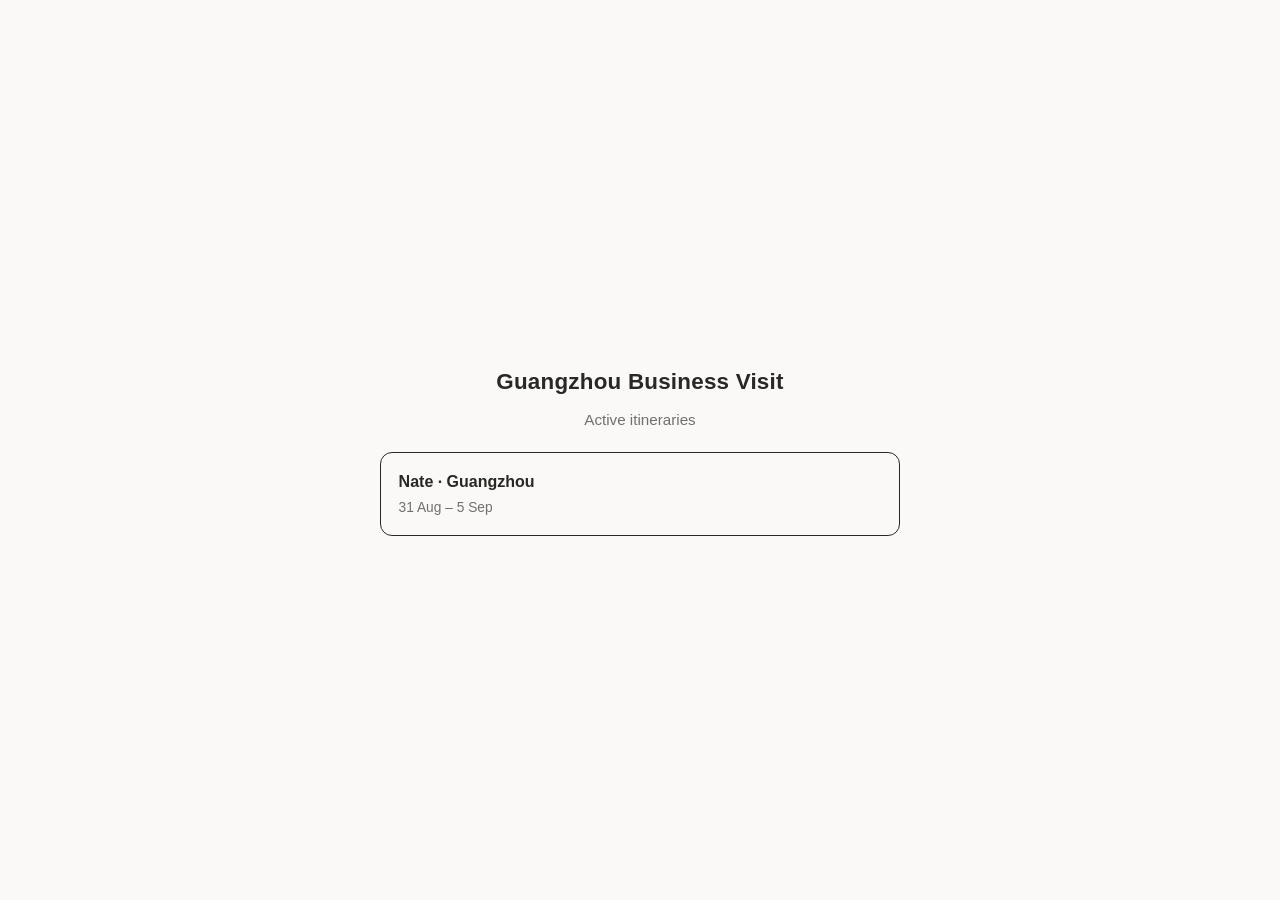
<file: index.html>
<!doctype html>
<html lang="en">
<head>
<meta charset="utf-8">
<meta name="viewport" content="width=device-width, initial-scale=1">
<title>Guangzhou Business Visit</title>
<meta name="description" content="Business visit itineraries for Guangzhou, China.">
<link rel="canonical" href="https://trip.arielzhu.space/">
<style>
  :root { color-scheme: light dark; }
  body { margin:0; min-height:100vh; display:grid; place-items:center;
         font:16px/1.6 -apple-system,BlinkMacSystemFont,"Segoe UI",Roboto,sans-serif;
         background:#faf9f7; color:#2b2724; }
  @media (prefers-color-scheme:dark) { body { background:#17150f; color:#ece7de; } }
  main { width:min(520px,calc(100% - 2rem)); text-align:center; padding:2rem; }
  h1 { font-weight:600; font-size:1.4rem; margin:0 0 .5rem; letter-spacing:.01em; }
  p { margin:0 0 1.25rem; opacity:.65; font-size:.95rem; }
  a { display:block; padding:1rem 1.1rem; border:1px solid currentColor; border-radius:12px;
      color:inherit; text-decoration:none; text-align:left; }
  a:hover { opacity:.72; }
  a strong { display:block; font-size:1rem; }
  a span { display:block; margin-top:.15rem; opacity:.65; font-size:.86rem; }
</style>
</head>
<body>
<main>
  <h1>Guangzhou Business Visit</h1>
  <p>Active itineraries</p>
  <a href="/nate/">
    <strong>Nate · Guangzhou</strong>
    <span>31 Aug – 5 Sep</span>
  </a>
</main>
</body>
</html>
</file>
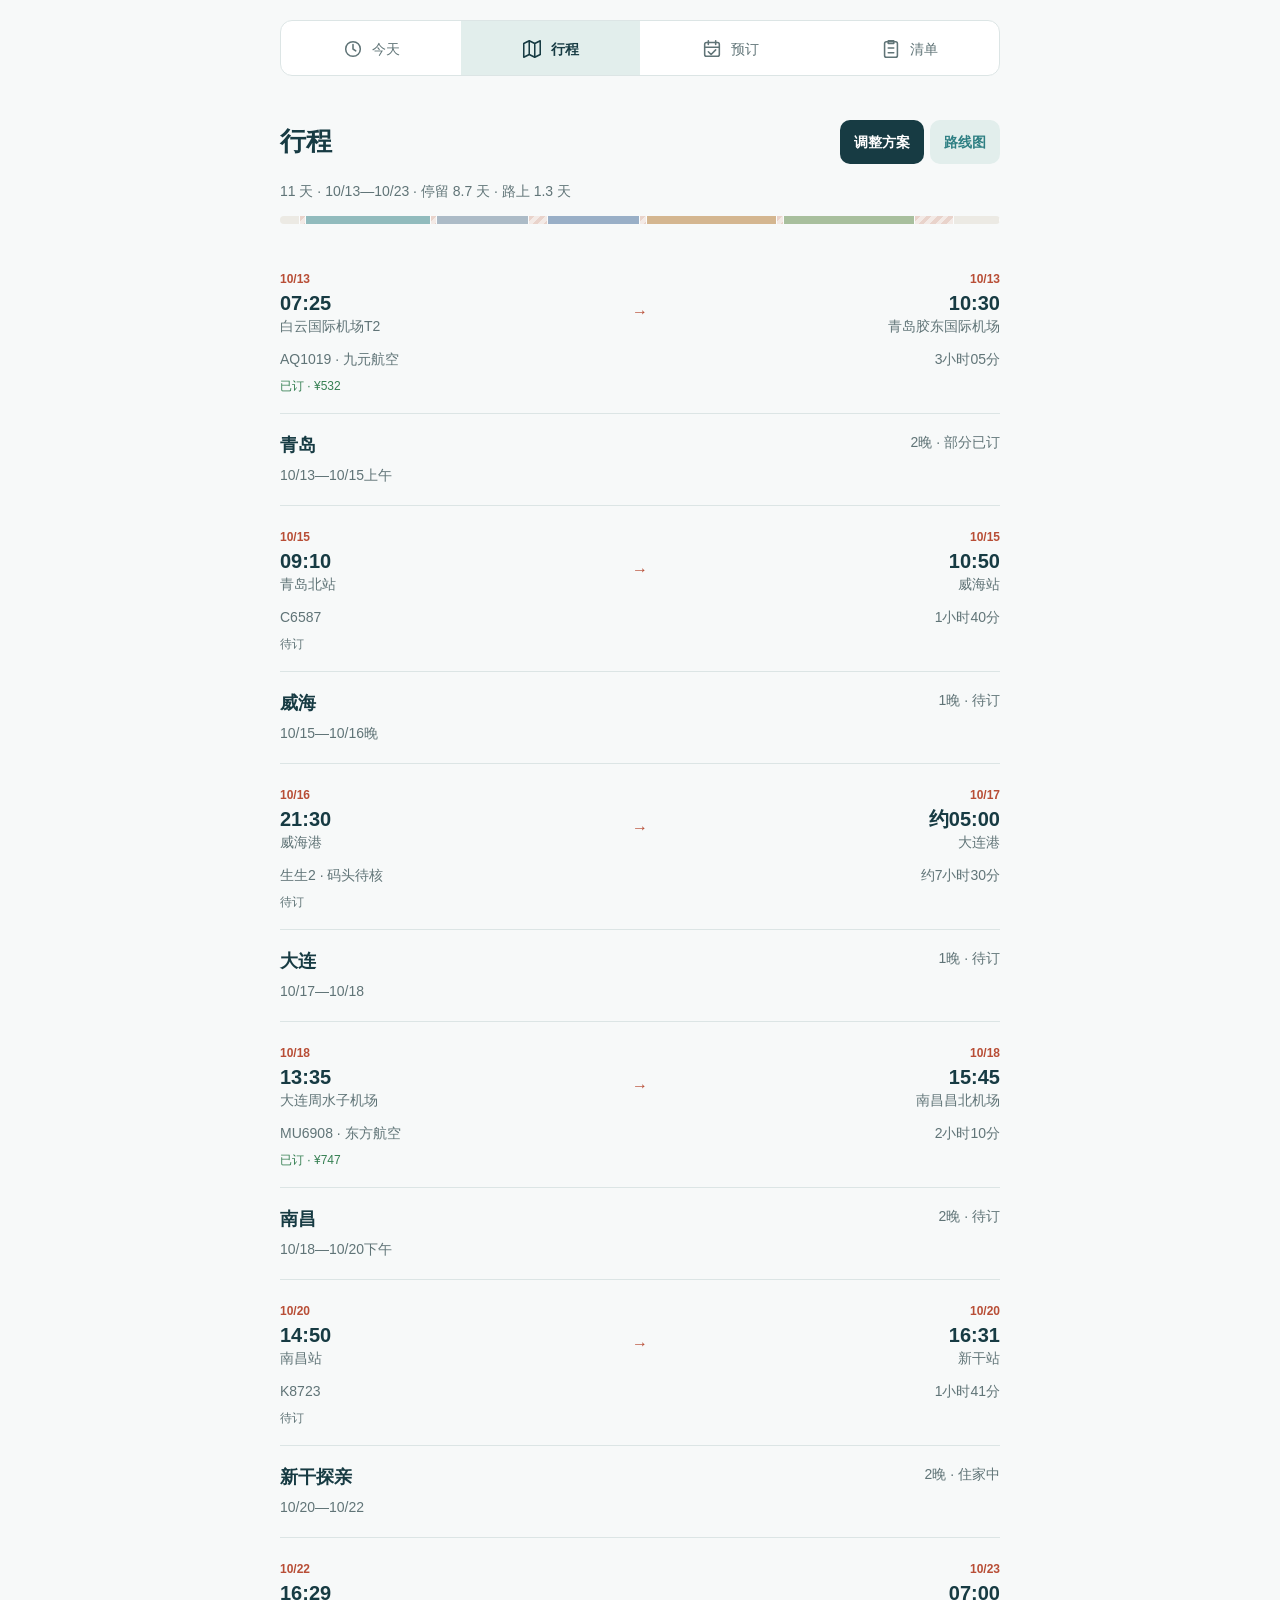
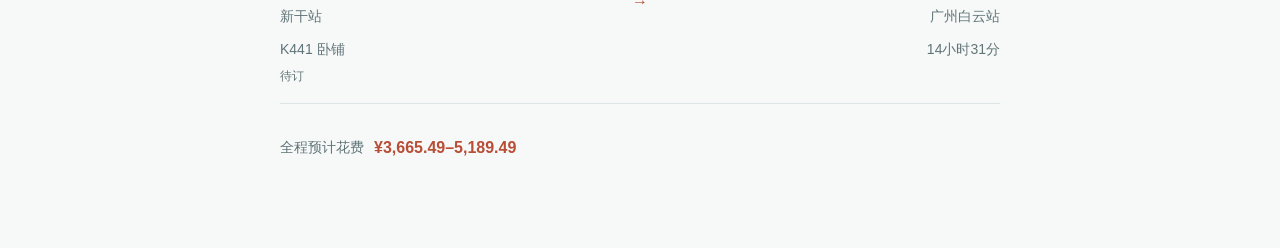
<file: nate/index.html>
<!doctype html>
<html lang="zh-CN">
<head>
<meta charset="utf-8">
<meta name="viewport" content="width=device-width,initial-scale=1">
<title>行程页面已迁移</title>
<meta name="robots" content="noindex,nofollow,noarchive">
<meta http-equiv="refresh" content="0;url=/travel/">
<link rel="canonical" href="https://trip.arielzhu.space/travel/">
</head>
<body>
<p>行程页面已迁移至 <a href="/travel/">/travel/</a>。</p>
<script>location.replace("/travel/"+location.search+location.hash)</script>
</body>
</html>
</file>
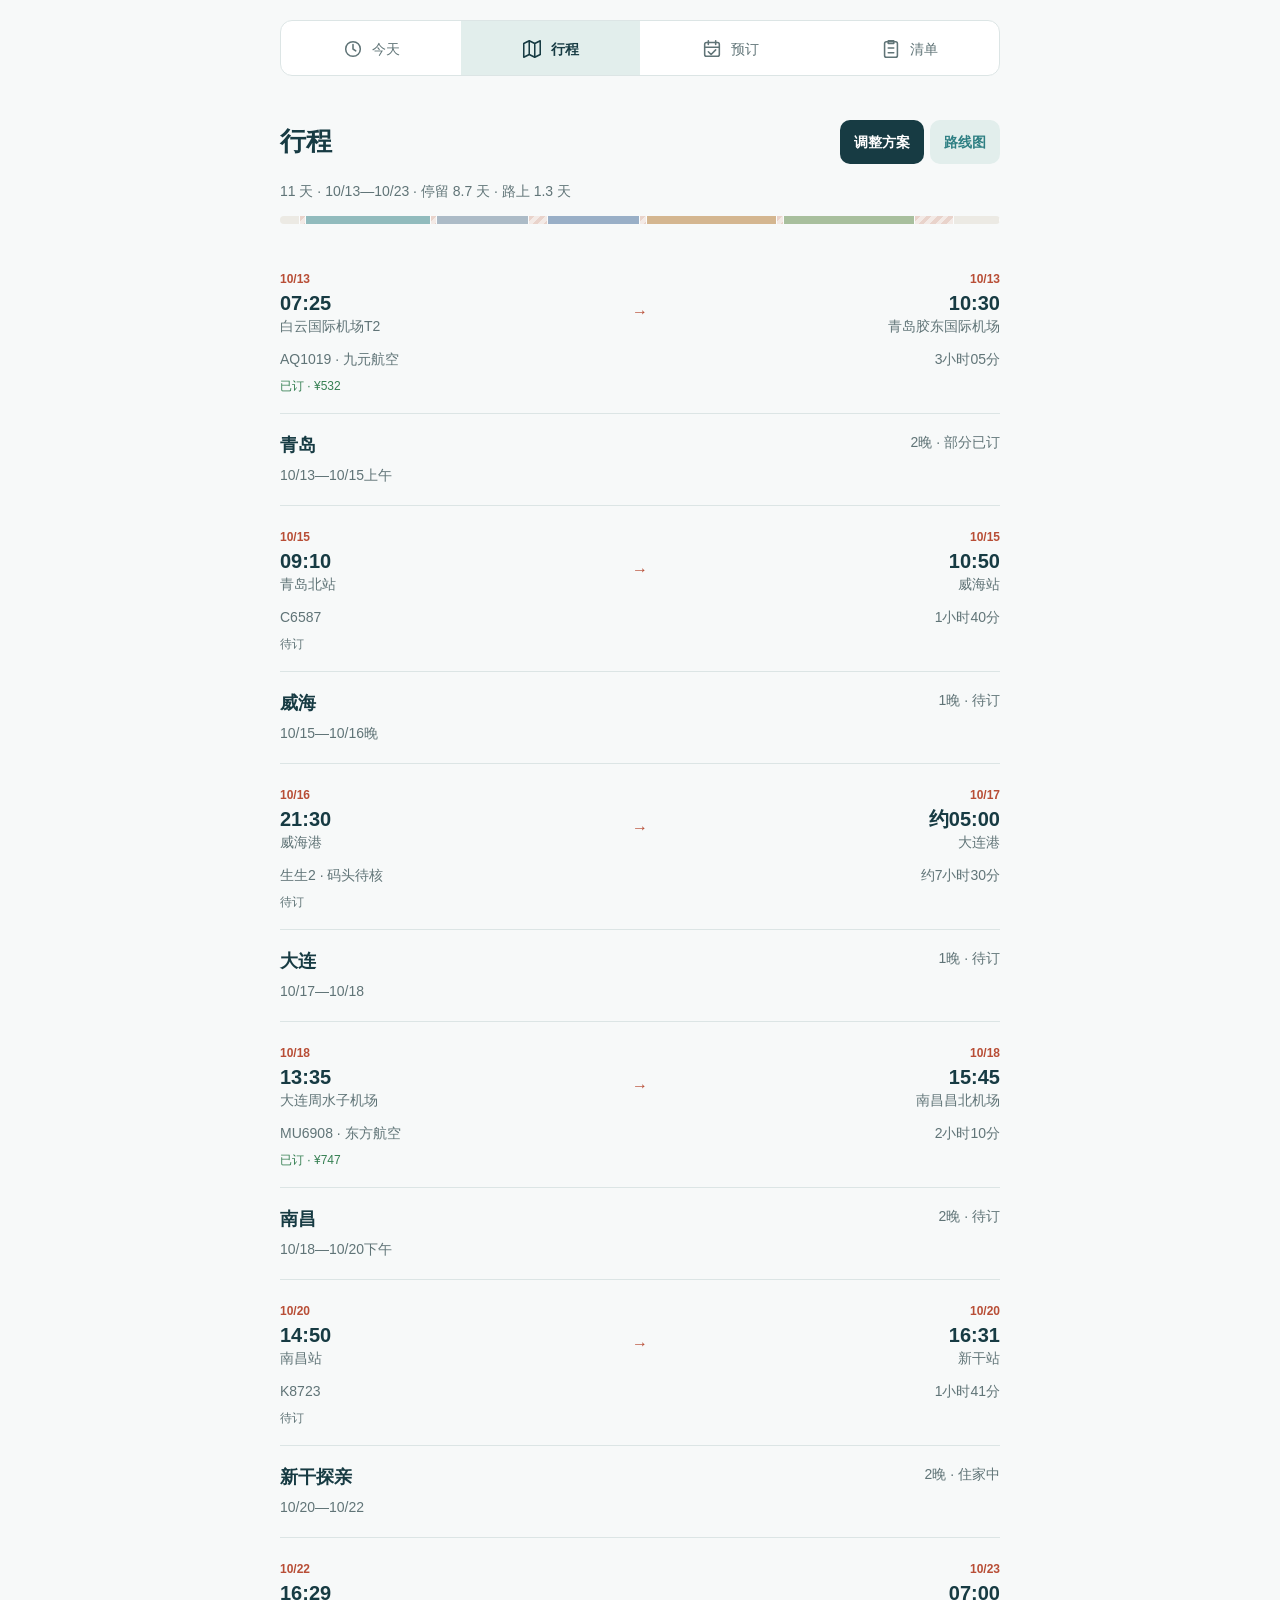
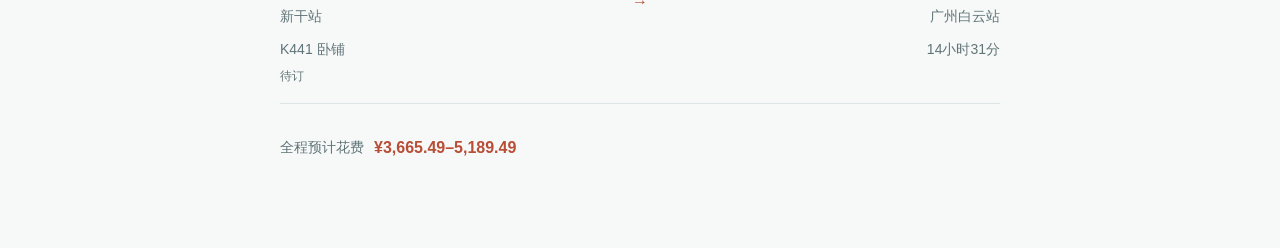
<file: travel/index.html>
<!doctype html>
<html lang="zh-CN">
<head>
<meta charset="utf-8">
<meta name="viewport" content="width=device-width,initial-scale=1,viewport-fit=cover">
<title>广州—青岛—威海—大连—江西 11日行程</title>
<meta name="description" content="2026年10月13日至23日广州、青岛、威海夜船、大连、南昌与新干11日可调行程草案。">
<meta name="robots" content="noindex,nofollow,noarchive">
<link rel="canonical" href="https://trip.arielzhu.space/travel/">
<meta property="og:type" content="website">
<meta property="og:title" content="广州—青岛—威海—大连—江西 11日行程">
<meta property="og:description" content="2026年10月13日出发的11日可调个人行程：青岛、威海夜船、大连、南昌与新干探亲。">
<meta property="og:url" content="https://trip.arielzhu.space/travel/">
<meta property="og:image" content="https://trip.arielzhu.space/travel/img/personal-trip-watercolor.png">
<meta name="twitter:card" content="summary_large_image">
<link rel="icon" href="favicon.svg" type="image/svg+xml">
<meta name="theme-color" content="#f4f0e7">
<style>
:root{
  --paper:#f4f0e7;--card:#fffdf8;--ink:#173b43;--muted:#5f6a66;--faint:#8c928d;--line:#e4dccf;--line-strong:#cfc3b1;
  --sea:#2e7f83;--sea-soft:#e2eeec;--red:#b84e36;--red-soft:#f8e8e2;--gold:#8f6320;--gold-soft:#f7eedc;
  --c-wh:#647f96;--c-gz:#86735e;--c-qd:#2e7f83;--c-dl:#3d6797;--c-xg:#5b8743;--c-nc:#b3762a;
  --shadow:0 1px 2px rgba(23,59,67,.05),0 10px 30px rgba(23,59,67,.07);
  color-scheme:light;
}
*{box-sizing:border-box}
html{-webkit-text-size-adjust:100%;scroll-padding-top:96px}
html.locked,html.locked body{overflow:hidden}
body{margin:0;background:var(--paper);color:var(--ink);font:15px/1.55 -apple-system,BlinkMacSystemFont,"PingFang SC","Hiragino Sans GB","Segoe UI","Microsoft YaHei",sans-serif;-webkit-font-smoothing:antialiased;-webkit-tap-highlight-color:transparent}
button,a{font:inherit}
button{color:inherit;touch-action:manipulation}
:focus-visible{outline:3px solid rgba(46,127,131,.45);outline-offset:2px}
.shell{max-width:680px;margin:0 auto;padding:0 16px calc(36px + env(safe-area-inset-bottom))}

/* 顶部 */
.mast{padding:calc(env(safe-area-inset-top) + 22px) 4px 16px}
.eyebrow{font-size:13px;font-weight:650;color:var(--red);font-variant-numeric:tabular-nums}
h1{margin:4px 0 10px;font-size:27px;line-height:1.22;font-weight:750;letter-spacing:-.01em}
h1 span{display:block}
.h1-days{color:var(--sea)}
.plan-label{display:inline-flex;align-items:center;gap:6px;margin:0;border-radius:999px;padding:4px 11px;font-size:12.5px;font-weight:650;color:var(--gold);background:var(--gold-soft)}
.plan-label:before{content:"";width:6px;height:6px;border-radius:50%;background:currentColor}
.plan-label.over{color:#9a3a26;background:var(--red-soft)}
.mast-row{display:flex;flex-wrap:wrap;align-items:center;gap:8px}
.today-btn{border:0;border-radius:999px;background:var(--ink);color:#fff;font-size:12.5px;font-weight:700;min-height:32px;padding:0 13px;cursor:pointer}

/* 总览 */
.overview{background:var(--card);border:1px solid var(--line);border-radius:22px;padding:16px 16px 14px;box-shadow:var(--shadow)}
.ov-head{display:flex;justify-content:space-between;align-items:center;gap:12px;margin-bottom:12px}
.ov-head h2{font-size:17px;line-height:1.3;margin:0;font-weight:750}
.ov-tools{display:flex;gap:6px}
.pill-btn.alt{background:var(--ink);color:#fff}
.pill-btn.alt[aria-pressed="true"]{background:var(--red)}
.pill-btn{border:0;background:var(--sea-soft);color:var(--sea);border-radius:999px;padding:0 14px;min-height:36px;font-size:13px;font-weight:700;cursor:pointer;white-space:nowrap}
.allocation-summary{display:grid;grid-template-columns:.82fr 1.36fr .92fr;gap:8px}
.stat{min-width:0;border:0;border-radius:14px;background:var(--paper);padding:10px 11px 9px;text-align:left;color:inherit}
.stat small,.stat b,.stat span{display:block}
.stat small{font-size:11.5px;font-weight:650;color:var(--muted)}
.stat b{font-size:19px;line-height:1.3;margin-top:2px;font-weight:750;font-variant-numeric:tabular-nums;white-space:nowrap;overflow:hidden;text-overflow:ellipsis}
.stat span{font-size:11px;line-height:1.4;color:var(--faint);margin-top:1px}
.stat-btn{cursor:pointer;background:var(--red-soft)}
.stat-btn b{color:var(--red)}
#statBudget.precise{font-size:17px;white-space:normal;overflow:visible;text-overflow:clip}
#statBudget .budget-bound{display:inline;font:inherit;color:inherit;white-space:nowrap}
.stat-btn small:after{content:" ›";font-weight:800}
.stat.over b{color:#9a3a26}

.phase-rail{display:flex;flex-direction:column;margin-top:10px}
.seg{position:relative;display:flex;align-items:center;gap:8px}
.seg:before{content:"";position:absolute;left:10px;top:0;bottom:0;width:2px;background:var(--line-strong)}
.seg-end{position:relative;display:grid;grid-template-columns:22px minmax(0,1fr);column-gap:10px;align-items:center;min-height:40px;padding:4px 0}
.seg-end:first-child:before,.seg-end:last-child:before{content:"";position:absolute;left:10px;width:2px;background:var(--line-strong)}
.seg-end:first-child:before{top:50%;bottom:0}.seg-end:last-child:before{top:0;bottom:50%}
.seg-end .seg-mark{position:relative;z-index:1;justify-self:center;width:12px;height:12px;border-radius:3px;background:var(--c-gz);box-shadow:0 0 0 3px var(--card)}
.seg-end b{display:block;font-size:14px;font-weight:750;line-height:1.35}
.seg-end span span{display:block;font-size:12px;color:var(--muted);line-height:1.4;font-variant-numeric:tabular-nums}
.ledger{margin-top:12px}
.lg-head{display:flex;justify-content:space-between;font-size:12px;font-weight:700;color:var(--faint)}
.lg-bar{display:flex;height:28px;border-radius:9px;overflow:hidden;margin-top:6px;background:var(--paper)}
.lg-bar i{display:flex;align-items:center;justify-content:center;min-width:3px;font-style:normal;font-size:10.5px;font-weight:750;color:#fff;white-space:nowrap;overflow:hidden;box-shadow:inset -1px 0 0 var(--card);font-variant-numeric:tabular-nums}
.lg-bar i.t{background:repeating-linear-gradient(135deg,#dcae9f 0 4px,#f0dcd4 4px 8px);color:#7a3a2a}
.lg-bar i.o{background:#e3ddd1;color:var(--muted)}
.lg-sum{margin:6px 0 0;font-size:12.5px;line-height:1.5;color:var(--muted)}
.lg-sum b{color:var(--ink);font-variant-numeric:tabular-nums}
.lg-sum b.lg-t{color:var(--red)}
.seg:first-child:before{top:50%}.seg:last-child:before{bottom:50%}
.seg.transit:before{background:repeating-linear-gradient(180deg,var(--red) 0 4px,transparent 4px 8px);opacity:.55}
.seg.is-current:after{content:"";position:absolute;inset:3px -8px;border-radius:12px;background:var(--sea-soft);z-index:0}
.seg-main{position:relative;z-index:1;flex:1;min-width:0;display:grid;grid-template-columns:22px minmax(0,1fr) auto 14px;column-gap:10px;align-items:center;border:0;background:none;padding:9px 0;text-align:left;cursor:pointer;color:inherit;min-height:48px}
.seg-mark{justify-self:center;width:14px;height:14px;border-radius:50%;background:var(--c);box-shadow:0 0 0 3px var(--card)}
.seg.transit .seg-mark{width:20px;height:20px;background:var(--card);color:var(--red);box-shadow:none;display:grid;place-items:center}
.seg.transit .seg-mark svg{width:15px;height:15px}
.seg-text b,.seg-text span{display:block}
.seg-text b{font-size:15.5px;font-weight:750;line-height:1.35}
.seg-text span{font-size:12.5px;color:var(--muted);line-height:1.45;margin-top:1px;font-variant-numeric:tabular-nums}
.seg.transit .seg-main{padding:6px 0;min-height:44px}
.seg.transit .seg-text b{font-size:13.5px;font-weight:650;color:#7a3a2a}
.seg.transit .seg-text span{font-size:12px}
.seg-nights{font-size:15px;font-weight:750;color:var(--c);font-variant-numeric:tabular-nums;white-space:nowrap}
.sr{position:absolute;width:1px;height:1px;overflow:hidden;clip:rect(0 0 0 0);white-space:nowrap}
.tk-body{min-width:0}
.tk-body .tk+.tk{margin-top:10px;padding-top:10px;border-top:1px dashed var(--line)}
.tk{display:grid;grid-template-columns:minmax(0,1fr) minmax(44px,.8fr) minmax(0,1fr);align-items:center;column-gap:8px}
.tk-end{display:block;min-width:0}
.tk-end b{display:block;font-size:17px;line-height:1.25;font-weight:800;font-variant-numeric:tabular-nums;white-space:nowrap;color:var(--ink)}
.tk-end b em{font-style:normal;font-size:10.5px;font-weight:750;color:var(--red);margin-right:3px;vertical-align:2px}
.tk-end span{display:block;font-size:12px;line-height:1.35;color:var(--muted);white-space:normal;overflow-wrap:anywhere}
.tk-end.r{text-align:right}
.tk-mid{display:block;min-width:0;text-align:center}
.tk-mid small{display:block;font-size:11px;line-height:1.35;color:var(--muted);white-space:nowrap;overflow:hidden;text-overflow:ellipsis}
.tk-mid i{display:block;position:relative;height:1.5px;margin:3px 2px;background:var(--red);opacity:.7}
.tk-mid i:after{content:"";position:absolute;right:-1px;top:-3px;border:4px solid transparent;border-left:6px solid var(--red);border-right:0}
.seg.transit .seg-main{padding:9px 0}
.overview.editing .seg.transit{flex-wrap:wrap}
.overview.editing .seg.transit .modes{margin:0 0 8px 32px}
.sum-legs{border-top:1px solid var(--line);padding:10px 14px}
.leg-tk+.leg-tk{margin-top:10px;padding-top:10px;border-top:1px dashed var(--line)}
.seg-chev{color:var(--faint);font-size:17px;line-height:1;justify-self:end;transition:transform .2s}
.seg.open .seg-chev{transform:rotate(90deg);color:var(--ink)}
.seg-panel{position:relative;padding:2px 0 12px 32px}
.seg-panel:before{content:"";position:absolute;left:10px;top:0;bottom:0;width:2px;background:var(--line-strong)}
.seg-panel.transit:before{background:repeating-linear-gradient(180deg,var(--red) 0 4px,transparent 4px 8px);opacity:.55}
.seg-panel:last-child:before{bottom:calc(100% - 8px)}
.sp-facts{display:grid;grid-template-columns:1fr 1fr;gap:8px;margin-bottom:10px}
.sp-facts>div{background:var(--paper);border-radius:12px;padding:8px 10px;min-width:0}
.sp-facts small{display:block;font-size:11px;font-weight:650;color:var(--faint);line-height:1.4}
.sp-facts b{display:block;font-size:14px;font-weight:750;line-height:1.4;font-variant-numeric:tabular-nums}
.sp-facts b+small{color:var(--muted);font-weight:500;margin-top:1px}
.sp-fact-money b{color:var(--red)}
.sp-legs{display:grid;gap:6px;margin-bottom:10px}
.sp-leg{display:grid;grid-template-columns:48px minmax(0,1fr);gap:8px;background:var(--paper);border-radius:12px;padding:8px 10px}
.sp-t{font-size:12.5px;font-weight:750;color:var(--red);font-variant-numeric:tabular-nums;line-height:1.4}
.sp-t small{display:block;font-size:10.5px;color:var(--faint);font-weight:650}
.sp-leg b{display:block;font-size:13.5px;line-height:1.4}
.sp-leg small{display:block;font-size:12px;color:var(--muted);line-height:1.45}
.sp-leg em{display:block;font-style:normal;font-size:12px;font-weight:650;color:var(--sea);line-height:1.45;margin-top:1px}
.sp-label{display:block;font-size:11px;font-weight:700;color:var(--faint);margin:2px 0 4px}
.sp-days{list-style:none;margin:0;padding:0;border:1px solid var(--line);border-radius:12px;overflow:hidden;background:var(--card)}
.sp-days li+li{border-top:1px solid var(--line)}
.sp-days button{display:grid;grid-template-columns:auto minmax(0,1fr) auto 10px;gap:8px;align-items:center;width:100%;min-height:44px;border:0;background:none;padding:8px 10px;text-align:left;cursor:pointer;color:inherit;font-size:13px;line-height:1.4}
.sp-days button:active{background:var(--paper)}
.sp-date{font-weight:700;font-variant-numeric:tabular-nums;white-space:nowrap}
.sp-title{color:var(--muted);overflow:hidden;text-overflow:ellipsis;white-space:nowrap}
.sp-bud{color:var(--red);font-weight:700;font-size:12.5px;font-variant-numeric:tabular-nums;white-space:nowrap}
.sp-go{color:var(--faint)}
.sp-unknown{margin:8px 0 0;font-size:12px;line-height:1.5;color:var(--gold)}
.modes{position:relative;z-index:1;display:none;padding:3px;gap:2px;border-radius:12px;background:var(--paper);flex:none}
.modes button{min-width:48px;min-height:38px;border:0;border-radius:9px;background:none;font-size:13px;font-weight:700;color:var(--muted);cursor:pointer}
.modes button[aria-pressed="true"]{background:var(--card);color:var(--ink);box-shadow:0 1px 3px rgba(23,59,67,.16)}
.overview.editing .modes{display:flex}
.mode-cmp{display:grid;gap:6px;margin-bottom:10px}
.mode-opt{display:block;width:100%;text-align:left;border:1px solid var(--line);border-radius:12px;background:var(--card);padding:9px 11px;cursor:pointer;color:inherit}
.mode-opt[aria-pressed="true"]{border-color:var(--sea);background:var(--sea-soft);box-shadow:inset 0 0 0 1px var(--sea)}
.mo-head{display:flex;justify-content:space-between;align-items:baseline;gap:8px}
.mo-head b{font-size:14px;font-weight:750}
.mo-head span{font-size:12px;font-weight:700;color:var(--muted)}
.mo-line{display:block;font-size:12.5px;color:var(--muted);line-height:1.5}
.mo-eff{display:block;font-size:12px;font-weight:650;color:var(--ink);line-height:1.5;margin-top:3px}
.mo-eff b.up{color:var(--red)}.mo-eff b.down{color:#2b7a5a}
.mode-opt[aria-pressed="true"] .mo-eff{color:var(--sea)}
.stepper{position:relative;z-index:1;display:none;align-items:center;gap:2px}
.stepper button{width:44px;height:44px;border:1px solid var(--line-strong);border-radius:12px;background:var(--card);font-size:20px;line-height:1;cursor:pointer;color:var(--ink)}
.stepper button:disabled{color:#b9b3a8;background:var(--paper);border-color:var(--line);cursor:not-allowed}
.stepper output{min-width:42px;text-align:center;font-weight:750;font-variant-numeric:tabular-nums}
.overview.editing .stepper{display:flex}
.overview.editing .seg.adjustable .seg-nights{display:none}
.overview.editing .seg.stay:not(.adjustable) .seg-nights{color:var(--faint)}
.ov-actions{display:flex;gap:8px;margin-top:10px}
.adjust-toggle{flex:1;min-height:44px;border:1px solid var(--line-strong);border-radius:13px;background:transparent;font-weight:700;font-size:14px;cursor:pointer}
.adjust-toggle[aria-expanded="true"]{background:var(--ink);border-color:var(--ink);color:#fff}
.reset-btn{min-height:44px;border:0;border-radius:13px;background:var(--paper);padding:0 14px;font-weight:650;font-size:13.5px;color:var(--muted);cursor:pointer}
.limit-note{margin-top:10px;border-radius:12px;padding:9px 12px;background:var(--sea-soft);color:var(--sea);font-size:12.5px;font-weight:650;line-height:1.5}
.limit-note.over{background:var(--red-soft);color:#943c2b}
[hidden]{display:none!important}

/* 日期条 */
.rail-wrap{position:sticky;top:0;z-index:20;margin:14px -16px 0;padding:8px 0;background:rgba(244,240,231,.9);-webkit-backdrop-filter:saturate(1.3) blur(14px);backdrop-filter:saturate(1.3) blur(14px);box-shadow:0 1px 0 var(--line)}
.date-rail{display:flex;gap:6px;overflow-x:auto;scroll-snap-type:x proximity;scrollbar-width:none;padding:2px 16px;scroll-padding-inline:16px;overscroll-behavior-x:contain}
.date-rail::-webkit-scrollbar{display:none}
.date{flex:0 0 56px;position:relative;border:1px solid var(--line);border-radius:14px;background:var(--card);padding:10px 0 6px;text-align:center;cursor:pointer;scroll-snap-align:center;color:inherit}
.date:before{content:"";position:absolute;left:12px;right:12px;top:4px;height:3px;border-radius:3px;background:var(--c)}
.date.moving:before{background:repeating-linear-gradient(90deg,var(--c) 0 5px,transparent 5px 8px)}
.date b,.date span,.date i{display:block;white-space:nowrap}
.date b{font-size:17px;line-height:1.2;font-weight:750;font-variant-numeric:tabular-nums}
.date span{font-size:11px;color:var(--muted);line-height:1.3}
.date i{font-style:normal;font-size:11px;font-weight:700;color:var(--c);line-height:1.4;margin-top:1px}
.date[aria-selected="true"]{background:var(--ink);border-color:var(--ink);color:#fff}
.date[aria-selected="true"] span{color:#c8d8d8}
.date[aria-selected="true"] i{color:#fff}
.date.today span{color:var(--red);font-weight:800}
.date.today[aria-selected="true"] span{color:#ffb7a5}

/* 每日卡片 */
.stage{margin-top:12px}
.day{background:var(--card);border:1px solid var(--line);border-radius:22px;overflow:hidden;box-shadow:var(--shadow);touch-action:pan-y}
.day.swap{animation:swap .26s ease-out}
@keyframes swap{from{opacity:.25;transform:translateX(var(--dx,0))}to{opacity:1;transform:none}}
.day-head{padding:18px 18px 0}
.day-kicker{font-size:12.5px;font-weight:700;color:var(--red);font-variant-numeric:tabular-nums}
.day-title{font-size:22px;line-height:1.3;margin:3px 0 6px;font-weight:750}
.day-note{margin:0;color:var(--muted);font-size:14px;line-height:1.6}
.day-summary{margin:14px 18px 0;border:1px solid var(--line);border-radius:16px;overflow:hidden}
.summary-label{display:block;color:var(--faint);font-size:11.5px;font-weight:700;margin-bottom:4px}
.sum-route{padding:11px 14px 12px}
.route-chain{display:flex;flex-wrap:wrap;align-items:center;gap:3px 6px}
.route-node{font-size:14px;font-weight:600;line-height:1.45}
.route-node.is-end{font-weight:750}
.route-arrow{color:var(--red);font-size:12px;opacity:.75}
.sum-grid{display:grid;grid-template-columns:1fr 1fr;border-top:1px solid var(--line)}
.sum-cell{padding:10px 14px;min-width:0}
.sum-cell+.sum-cell{border-left:1px solid var(--line)}
.sum-cell b{display:block;font-size:15px;font-weight:750;line-height:1.4}
.sum-cell small{display:block;font-size:12px;color:var(--muted);line-height:1.4;margin-top:1px}
.state-line{display:flex;flex-wrap:wrap;gap:4px}
.state-chip{display:inline-block;border-radius:999px;padding:2px 8px;font-size:12px;font-weight:650;line-height:1.5;background:var(--sea-soft);color:var(--sea)}
.state-chip.moving{background:var(--red-soft);color:var(--red)}
.day-budget{padding:10px 14px 11px}
.day-budget b{display:block;color:var(--red);font-size:21px;line-height:1.3;font-weight:750;font-variant-numeric:tabular-nums}
.day-budget b.precise{font-size:16px;white-space:nowrap}
.day-budget small{display:block;color:var(--muted);font-size:12px;line-height:1.5;margin-top:2px}
.unknown{display:block;border-top:1px solid #ecdfc3;background:var(--gold-soft);color:var(--gold);padding:9px 14px 9px 36px;position:relative;font-size:12.5px;font-weight:650;line-height:1.5}
.unknown:before{content:"!";position:absolute;left:13px;top:10px;width:16px;height:16px;border-radius:50%;background:var(--gold);color:var(--gold-soft);font-size:11px;font-weight:800;line-height:16px;text-align:center}
.steps-label{padding:18px 18px 0}
.steps{padding:0 12px 2px}
.step{position:relative;display:grid;grid-template-columns:50px 12px minmax(0,1fr) 10px;column-gap:10px;width:100%;border:0;background:none;padding:11px 6px;text-align:left;cursor:pointer;color:inherit;border-radius:14px;align-items:start}
.step:before{content:"";position:absolute;left:71px;top:31px;bottom:-12px;width:2px;background:var(--line)}
.step:last-child:before{display:none}
.step:active{background:var(--paper)}
@media(hover:hover){.step:hover{background:#faf6ee}}
.step-time{font-size:13px;font-weight:750;color:var(--red);font-variant-numeric:tabular-nums;line-height:1.4;padding-top:2px}
.step-time small{display:block;font-size:11px;font-weight:650;color:var(--faint)}
.step-dot{position:relative;z-index:1;width:12px;height:12px;border-radius:50%;background:var(--card);border:3px solid var(--dot,var(--sea));margin-top:5px}
.step-main b,.step-main span{display:block}
.step-main b{font-size:15.5px;font-weight:700;line-height:1.45}
.step-main span{color:var(--muted);font-size:13.5px;line-height:1.5;margin-top:1px}
.step-main em{display:inline-block;font-style:normal;font-size:11.5px;font-weight:650;color:var(--sea);background:var(--sea-soft);border-radius:6px;padding:1px 7px;margin-top:6px}
.step-go{color:var(--faint);font-size:20px;line-height:1;align-self:center}
.nav-row{display:grid;grid-template-columns:1fr 1fr;gap:8px;padding:10px 18px 18px}
.nav{min-height:52px;border:1px solid var(--line);border-radius:14px;background:var(--paper);font-weight:700;font-size:13.5px;line-height:1.35;cursor:pointer;padding:6px 12px;text-align:left;color:inherit}
.nav small{display:block;font-size:11.5px;color:var(--muted);font-weight:600}
#nextDay{text-align:right}
.nav:disabled{opacity:.45;cursor:not-allowed}

.foot{margin:22px 4px 0;color:var(--muted);font-size:12.5px;line-height:1.65}
.foot p{margin:0 0 8px}
.foot b{color:var(--ink)}

/* 抽屉 */
.overlay{position:fixed;inset:0;z-index:60;background:rgba(17,32,31,.42);opacity:0;pointer-events:none;transition:opacity .22s}
.overlay.open{opacity:1;pointer-events:auto}
.sheet{position:absolute;left:0;right:0;bottom:0;max-height:90vh;max-height:90dvh;background:var(--card);border-radius:22px 22px 0 0;padding:0 20px calc(26px + env(safe-area-inset-bottom));overflow:auto;overscroll-behavior:contain;transform:translateY(102%);transition:transform .3s cubic-bezier(.22,.8,.25,1);box-shadow:0 -12px 40px rgba(0,0,0,.16)}
.overlay.open .sheet{transform:none}
.sheet-grip{position:sticky;top:0;z-index:3;height:20px;margin:0 -20px;display:grid;place-items:center;background:var(--card);cursor:grab;touch-action:none}
.sheet-grip span{width:40px;height:5px;border-radius:3px;background:var(--line-strong)}
.sheet-top{position:sticky;top:20px;z-index:2;display:flex;justify-content:space-between;align-items:center;gap:16px;background:var(--card);padding:0 0 8px;touch-action:none}
.close{flex:none;border:0;background:var(--paper);border-radius:50%;width:40px;height:40px;cursor:pointer;font-size:22px;line-height:1;color:var(--ink)}
.sheet-label{font-size:12.5px;color:var(--red);font-weight:700}
.sheet h2{font-size:22px;line-height:1.3;font-weight:750;margin:2px 0 8px}
.sheet-copy{color:var(--muted);margin:0 0 14px;font-size:14.5px;line-height:1.65}
.facts{display:grid;grid-template-columns:repeat(2,minmax(0,1fr));gap:1px;background:var(--line);border:1px solid var(--line);border-radius:14px;overflow:hidden;margin:4px 0 14px}
.fact{background:var(--card);padding:11px 13px}
.fact small,.fact b{display:block}
.fact small{color:var(--faint);font-size:11.5px;font-weight:650}
.fact b{margin-top:2px;font-size:14.5px;line-height:1.45}
.callout{background:var(--sea-soft);padding:12px 14px;border-radius:14px;margin:14px 0;font-size:13.5px;line-height:1.6}
.callout strong{display:block;margin-bottom:2px}
.callout.warn{background:var(--gold-soft);color:#6d4a15}
.sheet h3{font-size:15.5px;font-weight:750;margin:22px 0 8px}
.list{padding-left:18px;margin:0}
.list li{margin:6px 0;color:var(--muted);font-size:13.5px;line-height:1.55}
.list b{color:var(--ink)}
.pack-tip{background:var(--gold-soft);color:#6d4a15;border-radius:14px;padding:11px 13px;margin:4px 0 12px;font-size:13.5px;line-height:1.6}
.pack-tip b{display:block;margin-bottom:2px}
.pack-progress{display:flex;align-items:center;gap:10px;margin:2px 0 6px;font-size:13px;font-weight:700;color:var(--muted)}
.pack-progress i{flex:1;height:6px;border-radius:3px;background:var(--paper);overflow:hidden;position:relative}
.pack-progress i:after{content:"";position:absolute;left:0;top:0;bottom:0;width:var(--w);background:var(--sea);border-radius:3px}
.pack-reset{border:0;background:var(--paper);border-radius:10px;min-height:36px;padding:0 12px;font-size:12.5px;font-weight:700;color:var(--muted);cursor:pointer}
.pack-list{list-style:none;margin:0;padding:0;border:1px solid var(--line);border-radius:14px;overflow:hidden}
.pack-list li+li{border-top:1px solid var(--line)}
.pack-list label{display:flex;align-items:center;gap:11px;min-height:46px;padding:8px 12px;font-size:14.5px;line-height:1.45;cursor:pointer}
.pack-list input{flex:none;width:20px;height:20px;margin:0;accent-color:var(--sea)}
.pack-list small{display:block;font-size:12px;color:var(--faint)}
.pack-list input:checked+span{color:var(--faint);text-decoration:line-through}
.wx{border:1px solid var(--line);border-radius:14px;overflow:hidden}
.wx-row{display:grid;grid-template-columns:76px 74px minmax(0,1fr);gap:8px;padding:8px 12px;font-size:13px;line-height:1.5}
.wx-row+.wx-row{border-top:1px solid var(--line)}
.wx-row b{font-variant-numeric:tabular-nums}
.wx-row span{color:var(--muted)}
.wx-note{font-size:12px;color:var(--faint);margin:6px 0 0;line-height:1.55}
.evidence{display:flex;align-items:center;min-height:44px;color:var(--sea);font-weight:650;text-underline-offset:3px}
.budget-total{font-size:32px;line-height:1.15;font-weight:750;color:var(--red);margin:4px 0 2px;font-variant-numeric:tabular-nums}
.budget-sub{color:var(--muted);font-size:13px;margin:0 0 14px}
.budget-rows{border-top:1px solid var(--line)}
.budget-row{display:grid;grid-template-columns:minmax(0,1fr) auto;column-gap:12px;row-gap:6px;align-items:center;width:100%;border:0;border-bottom:1px solid var(--line);background:none;padding:10px 2px;text-align:left;cursor:pointer;color:inherit}
.budget-row b{font-size:14px;font-weight:700}
.budget-row b small{font-weight:600;color:var(--muted);font-size:12.5px;margin-left:6px}
.budget-row span{font-size:14px;font-weight:700;color:var(--red);font-variant-numeric:tabular-nums}
.budget-row i{grid-column:1/-1;position:relative;height:4px;border-radius:2px;background:var(--paper)}
.budget-row i:after{content:"";position:absolute;top:0;bottom:0;left:var(--lo);right:calc(100% - var(--hi));border-radius:2px;background:var(--red);opacity:.55}
.budget-row.cur{background:var(--sea-soft)}
.map{width:100%;height:auto;background:#edf2ed;border:1px solid var(--line);border-radius:16px;margin:6px 0 10px}
.map .line{fill:none;stroke:var(--red);stroke-width:3;stroke-dasharray:7 6}.map .point{fill:var(--ink);stroke:#fff;stroke-width:3}.map text{font:700 13px -apple-system,"PingFang SC",sans-serif;fill:var(--ink)}
.sheet .route-chain{margin:8px 0 4px}

.stat em{display:block;font-style:normal;font-size:11px;font-weight:750;line-height:1.35;margin-top:2px}
.stat em:empty{display:none}
.up{color:var(--red)}.down{color:#2b7a5a}
.jump-pill{position:fixed;right:12px;bottom:calc(14px + env(safe-area-inset-bottom));z-index:39;min-height:42px;padding:0 15px;border:0;border-radius:999px;background:rgba(23,59,67,.92);color:#fff;font-size:13px;font-weight:700;box-shadow:0 6px 18px rgba(0,0,0,.22);cursor:pointer;-webkit-backdrop-filter:blur(8px);backdrop-filter:blur(8px)}
html.locked .jump-pill{display:none}
.change-bar{position:fixed;left:8px;right:8px;bottom:calc(8px + env(safe-area-inset-bottom));z-index:40;max-width:520px;margin:0 auto;background:var(--ink);color:#fff;border-radius:16px;padding:6px 8px 8px 12px;box-shadow:0 12px 34px rgba(0,0,0,.28)}
.cb-head{display:flex;justify-content:space-between;align-items:center;gap:8px}
.cb-title{font-size:12.5px;font-weight:700;color:#d6e6e5;line-height:1.4;min-width:0}
.cb-close{flex:none;border:0;background:rgba(255,255,255,.12);color:#fff;width:40px;height:34px;border-radius:12px;font-size:18px;line-height:1;cursor:pointer}
.cb-grid{display:grid;grid-template-columns:1fr 1fr 1fr;gap:5px;margin-top:4px}
.cb-cell{background:rgba(255,255,255,.08);border-radius:10px;padding:5px 8px;min-width:0}
.cb-cell small,.cb-cell b,.cb-cell span{display:block}
.cb-cell small{font-size:11px;font-weight:650;color:#a9c3c2}
.cb-cell b{font-size:15px;font-weight:800;line-height:1.3;white-space:nowrap;overflow:hidden;text-overflow:ellipsis;font-variant-numeric:tabular-nums}
.cb-cell span{font-size:10.5px;color:#d6e6e5;line-height:1.35;margin-top:1px;white-space:nowrap;overflow:hidden;text-overflow:ellipsis}
.cb-cell b.up{color:#ffb7a5}.cb-cell b.down{color:#9fe3c8}
.cb-foot{margin-top:5px;font-size:11.5px;line-height:1.5;color:#d6e6e5}
html.has-bar .shell{padding-bottom:max(150px,var(--bar-clearance,150px))}
@media(min-width:1000px){
  html.has-bar .foot{padding-bottom:var(--bar-clearance,150px)}
  .change-bar{left:auto;right:24px;width:440px}
  .shell{max-width:1220px;display:grid;grid-template-columns:390px minmax(0,1fr);column-gap:32px;align-items:start;padding:0 32px 60px}
  .col-left{position:sticky;top:0;max-height:100vh;overflow:auto;padding:0 6px 28px;margin:0 -6px;scrollbar-width:thin}
  .col-right{min-width:0}
  .mast{padding-top:20px}
  .rail-wrap{margin:0;padding:18px 0 10px;box-shadow:none;border-bottom:1px solid var(--line)}
  .date-rail{padding:2px 2px;scroll-padding-inline:2px}
  .date{flex:1 0 54px}
  .day-head{padding:20px 26px 0}
  .day-title{font-size:26px}
  .day-summary{margin:16px 26px 0}
  .steps-label{padding:20px 26px 0}
  .steps{padding:0 20px 4px}
  .nav-row{padding:12px 26px 24px}
  .sheet{left:auto;top:0;height:100%;max-height:none;width:min(520px,100%);border-radius:0;padding:0 30px 40px;transform:translateX(102%)}
  .sheet-grip{display:none}
  .sheet-top{top:0;padding:22px 0 10px}
}
/* 行程进度：状态按钮与详情按钮分离，避免嵌套按钮和误触。 */
.trip-progress{padding:12px;border:1px solid var(--line);border-radius:14px;background:var(--paper);margin-bottom:12px}
.progress-head{display:flex;align-items:center;justify-content:space-between;gap:10px;font-size:13px}
.progress-head b{font-size:14px}.sync-state{flex:none;color:var(--faint);font-size:11px}
.progress-track{height:5px;border-radius:4px;background:var(--line);margin:9px 0;overflow:hidden}
.progress-track i{display:block;height:100%;background:var(--sea);border-radius:4px;width:var(--w)}
.book-summary{min-height:44px;width:100%;border:0;background:none;color:var(--sea);text-align:left;padding:0;font-size:13px;font-weight:700;cursor:pointer}
.progress-help{font-size:11.5px;line-height:1.5;color:var(--muted);margin:0}
.booking-actions{display:flex;flex-wrap:wrap;gap:6px;margin:0 0 5px 32px}
.phase-rail>.booking-actions,.phase-rail>.lock-note{display:none}
.overview.editing .phase-rail>.booking-actions{display:flex}
.overview.editing .phase-rail>.lock-note{display:block}
.day .book-toggle{display:none}.day.editing .book-toggle{display:inline-block}
.book-toggle{border:1px solid var(--line);border-radius:10px;padding:6px 10px;background:var(--paper);color:var(--muted);font-size:12px;min-height:44px;cursor:pointer;max-width:100%;text-align:left;line-height:1.4}
.book-toggle[aria-pressed="true"]{background:var(--sea-soft);border-color:var(--sea);color:var(--sea)}
.book-badge{display:block;font-style:normal;font-size:10px;color:var(--faint);margin-top:3px}
.book-badge{white-space:nowrap;overflow:hidden;text-overflow:ellipsis}
.hotel-badge{font-size:11px;color:var(--faint);margin-left:5px}
.book-badge.booked,.hotel-badge.booked{color:#357f52}
.stat .transit-hours{font-size:10px;white-space:nowrap}
.overview.editing .seg.transit .seg-main{flex-basis:100%}
.booking-block{border-bottom:1px solid var(--line);padding:10px 0}.booking-block .book-toggle{margin-top:7px}
.booking-block b,.booking-block small{display:block}.booking-block small{font-size:12px;color:var(--muted);margin-top:4px}
.lock-note{font-size:11.5px;color:var(--gold);margin:0 0 8px 32px;line-height:1.5}
.modes button:disabled,.mode-opt:disabled,.reset-btn:disabled{opacity:.55;cursor:not-allowed}
.date.past:not([aria-selected="true"]){background:var(--paper);color:var(--muted)}
.date.past:not([aria-selected="true"]) b{opacity:.55}.date .day-done{font-size:10px;line-height:1.4;color:var(--sea);margin-top:3px}
.date[aria-selected="true"] .day-done{color:#c8e8da}
.step-row{position:relative;display:grid;grid-template-columns:50px 44px minmax(0,1fr);gap:4px;align-items:start;border-bottom:1px solid var(--line)}
.step-row:before{content:"";position:absolute;left:75px;top:22px;bottom:-22px;width:2px;background:var(--line-strong)}
.step-row:last-child{border:0}.step-row:last-child:before{display:none}
.step-row>.step-time{padding-top:12px}
.step-row .step{min-width:0;grid-template-columns:minmax(0,1fr) 10px;gap:7px;padding:11px 4px 11px 0}
.step-row .step:before{display:none}
.step-check{flex:none;width:44px;min-height:44px;border:0;background:none;color:var(--muted);cursor:pointer;font-size:19px;padding:0;display:grid;place-items:center}
.step-check{position:relative;z-index:1}
.step-check span{display:grid;place-items:center;width:25px;height:25px;border:1.5px solid var(--sea);border-radius:50%;font-size:14px;background:var(--card)}
.step-check[aria-pressed="true"] span{background:var(--sea);border-color:var(--sea);color:white}
.step-row.done .step-main b{color:var(--muted)}.step-row.done .step-main em{background:var(--paper);color:var(--muted)}
.sheet-completion{display:flex;align-items:center;gap:4px;font-size:13px;color:var(--sea)}
#dayHotelStatus{margin-top:7px}#progressNotice:empty{display:none}
.route-tools{display:flex;flex-wrap:wrap;gap:8px;margin-top:12px}.route-tools button{min-height:44px}.flight-task{font-size:12px;line-height:1.55;color:var(--gold);margin:10px 0 0}
.next-step{border:1px solid var(--sea);border-radius:18px;background:var(--card);padding:15px 16px;margin:0 0 14px;box-shadow:var(--shadow)}
.next-head{display:flex;justify-content:space-between;align-items:center;gap:8px;color:var(--sea);font-size:12px;font-weight:700}
.next-head h2{font-size:15px;margin:0}.next-when{color:var(--muted)}
.next-time{font-size:21px;font-weight:800;color:var(--red);margin-top:8px;line-height:1.3}
.next-time small{font-size:11px;font-weight:650;color:var(--faint);margin-left:5px}
.next-title{font-size:19px;line-height:1.35;margin:5px 0 0}
.next-place{font-size:13px;color:var(--muted);margin:6px 0 0;line-height:1.5}
.next-countdown{font-size:12.5px;font-weight:700;color:var(--sea);margin:6px 0 0}
.next-ticket{margin-top:12px;border-top:1px solid var(--line);padding-top:12px}
.next-step.has-ticket .next-ticket{border:0;padding-top:0}
.next-ticket .tk-ref{font-size:9px;font-weight:650;color:var(--muted);margin-left:3px;white-space:nowrap}
.next-overdue{display:block;border:0;background:none;padding:8px 0;min-height:44px;font-size:12px;color:var(--muted);text-align:left;cursor:pointer}
.overdue-row{display:grid;grid-template-columns:44px minmax(0,1fr);gap:8px;border-bottom:1px solid var(--line);padding:8px 0}
.overdue-main b,.overdue-main small{display:block}.overdue-main b{font-size:14px}.overdue-main small{font-size:12px;color:var(--muted);margin-top:3px}
.next-actions{display:grid;grid-template-columns:1fr 1.5fr;gap:8px;margin-top:12px}
.next-actions button{min-height:44px;border:1px solid var(--sea);border-radius:10px;background:var(--sea);color:white;font-size:13px;font-weight:700;cursor:pointer}
.next-actions .next-all{background:var(--sea-soft);color:var(--sea)}
.next-actions button:disabled{background:var(--paper);border-color:var(--line);color:var(--faint);cursor:default}
.route-expand{border:1px solid var(--line);border-radius:10px;background:var(--paper);color:var(--sea);font-size:13px;font-weight:700;width:100%;min-height:44px;margin-top:12px;cursor:pointer}
#nextStep[hidden],#nextTicket[hidden],#nextOverdue[hidden],#routeExpand[hidden],#stayControls[hidden],#overviewActions[hidden]{display:none}
html:not(.keyboard-input) #closeSheet:focus{outline:none;box-shadow:none}
html.keyboard-input #closeSheet:focus{outline:3px solid rgba(46,127,131,.45);outline-offset:2px}
@media(prefers-reduced-motion:reduce){html{scroll-behavior:auto}*,*:before,*:after{animation:none!important;transition:none!important}}
/* First redesign stage: task-focused tabs; itinerary model remains unchanged. */
:root{--paper:#f7f9f9;--card:#fff;--line:#dce5e5;--line-strong:#cad7d7;--muted:#607477;--faint:#607477;--shadow:none}
body{font-size:16px;line-height:1.5}
[hidden]{display:none!important}
.shell{display:block!important;max-width:752px!important;padding:24px 16px calc(100px + env(safe-area-inset-bottom))!important}
.col-left,.col-right{display:contents!important}.mast{display:none}
.app-tabs{position:fixed;inset:auto 0 0;z-index:35;display:flex;background:#fff;border-top:1px solid var(--line);padding-bottom:env(safe-area-inset-bottom);height:calc(56px + env(safe-area-inset-bottom))}
.app-tabs button{flex:1;border:0;background:none;font-size:12px;min-height:56px;color:var(--muted);cursor:pointer;display:grid;place-content:center;gap:2px}
.app-tabs svg{width:22px;height:22px;margin:auto;fill:none;stroke:currentColor;stroke-width:1.7;stroke-linecap:round;stroke-linejoin:round}
.app-tabs [aria-selected=true]{color:var(--ink);font-weight:750;background:var(--sea-soft)}
.tab-panel{min-width:0}.tab-panel:focus{outline:none}.page-head{display:flex;align-items:center;justify-content:space-between;gap:16px;margin:0 0 22px}
.page-head h1{font-size:26px;margin:0}.page-head button,.plain-btn{border:1px solid var(--line);border-radius:10px;background:#fff;padding:10px 14px;min-height:44px;font-size:14px;cursor:pointer}
.today-line{font-size:14px;color:var(--muted);margin:0 0 16px;line-height:1.6}
.today-line #dayKicker{font-size:14px;color:inherit;letter-spacing:0;margin:0}
.departure-note{padding:20px 0;border-bottom:1px solid var(--line);margin-bottom:20px}.departure-note b{display:block;font-size:24px}.departure-note p{margin:8px 0 0;font-size:14px;color:var(--muted)}
.next-step{background:#fff;border:1px solid var(--line);box-shadow:none;border-radius:16px;margin:0 0 24px;padding:20px}
.next-head h2,.next-title{font-size:20px}.next-head{margin-bottom:18px}.next-time{font-size:30px}.next-place,.next-countdown{font-size:16px}.next-when,.next-overdue{font-size:14px}.next-actions button{min-height:44px;font-size:16px}.next-all{display:none}
.day{background:none;border:0;border-radius:0;box-shadow:none;padding:0}.day-head,.sum-route,#budgetBasis,#budgetUnknown{display:none}
.day-summary{border:0;border-radius:0;background:none;padding:0}.sum-legs{padding:0 0 24px;border:0}.sum-legs>.summary-label{font-size:20px;color:var(--ink);margin-bottom:14px;display:block}
.leg-tk{background:none;padding:16px 0;border:0;border-bottom:1px solid var(--line);border-radius:0}.day .book-toggle{display:none!important}
.sum-grid{display:block;border:0;background:none}.sum-cell{border:0;padding:0 0 24px}.sum-cell>.summary-label{font-size:20px;color:var(--ink);margin-bottom:12px;display:block}
#dayNight{font-size:18px;line-height:1.5;display:block;margin:0 0 6px}#dayNightSub{font-size:14px;line-height:1.65;color:var(--muted);display:block}
.night-order{font-size:14px;line-height:1.65;color:var(--muted);margin:8px 0}.copy-address{border:0;padding:0;min-height:44px;text-align:left;display:block;background:none;font-size:14px;color:var(--sea);text-decoration:underline;text-underline-offset:3px;cursor:pointer;overflow-wrap:anywhere}
.day-budget{padding:0;margin:0 0 24px;display:flex;align-items:center;gap:5px;border:0;background:none;cursor:pointer}.day-budget>.summary-label{font-size:14px;font-weight:400;margin:0;display:inline;color:var(--muted)}
#dayBudget,#dayBudget.precise{font-size:14px;color:var(--muted);display:inline;line-height:1.5;white-space:nowrap}
.steps-label{margin:0 0 12px;padding:0}.steps-label span{font-size:20px;color:var(--ink)}.step-row{grid-template-columns:44px 65px minmax(0,1fr);gap:8px;padding:10px 0}.step-check{grid-column:1;grid-row:1}.step-time{grid-column:2;grid-row:1;font-size:14px;padding:12px 0}.step{grid-column:3;grid-row:1;padding:10px 0}
.step-row:before{left:21px;top:32px;bottom:-32px}.step-main b{font-size:16px;line-height:1.5}.step-main span{font-size:14px;line-height:1.5}.step-main em{display:none}.step-time small{font-size:12px}.nav-row{margin-top:22px}.nav-row button,.nav-row small{font-size:14px}
.tk{grid-template-columns:minmax(0,1fr) minmax(0,.85fr) minmax(0,1fr);gap:10px}.tk-end b{font-size:20px;white-space:normal}.tk-end b em{font-size:12px;display:block;margin:0 0 4px;vertical-align:baseline}.tk-end span{font-size:14px;line-height:1.5}.tk-mid small{font-size:14px;line-height:1.5;white-space:normal;overflow:visible;text-overflow:clip;overflow-wrap:anywhere}.tk-mid .book-badge{font-size:12px;white-space:normal}.tk-ref{font-size:12px!important;color:var(--muted)!important;font-weight:400}
.tk{grid-template-columns:minmax(0,1fr) minmax(0,1fr);gap:12px 24px}.tk-end{grid-column:1;grid-row:1}.tk-end.r{grid-column:2}.tk-mid{grid-column:1/-1;grid-row:2;display:grid;grid-template-columns:minmax(0,1fr) auto;gap:4px 12px;align-items:start;text-align:left}.tk-mid i{display:none}.tk-mid small:first-child{grid-column:2;grid-row:1;text-align:right}.tk-mid small:nth-of-type(2){grid-column:1;grid-row:1}.tk-mid .book-badge{grid-column:1/-1;grid-row:2;text-align:left}.tk-end.r:before{content:"→";position:absolute;left:calc(50% - 8px);top:28px;color:var(--red);font-size:16px}.tk{position:relative}
.rail-wrap{position:static!important;margin:16px 0;background:none;box-shadow:none}.date-rail{padding:8px 0}.date b{font-size:20px}.date span,.date i,.date small{font-size:12px}.date{min-height:70px}.day-picker{margin:0 0 20px;border-bottom:1px solid var(--line)}.day-picker summary{padding:12px 0;font-size:14px;cursor:pointer}
.day-picker summary{min-height:44px}
.date .day-done,.next-time small{font-size:12px}.adjust-panel .progress-help{font-size:14px}
.overview{padding:0;border:0;background:none;box-shadow:none;border-radius:0}.overview>.trip-progress,.overview>.allocation-summary,.overview>.ov-actions,.overview>.route-expand{display:none!important}
.ov-head{margin-bottom:16px}.ov-head h2{font-size:26px}.ov-tools #packBtn{display:none}.ov-tools button{font-size:14px;min-height:44px;border-radius:10px}
.route-summary{font-size:14px;color:var(--muted);margin:0 0 12px;line-height:1.7}.ledger{margin:0 0 24px}.lg-head,.lg-sum{display:none}.lg-bar{height:8px;opacity:.5}.lg-bar i{font-size:12px;color:transparent}
.route-item{padding:18px 0;border-bottom:1px solid var(--line)}.route-item button{border:0;background:none;padding:0;text-align:left;width:100%;cursor:pointer;min-height:44px}.route-city{display:flex;justify-content:space-between;gap:16px}.route-city b{font-size:18px}.route-city span,.route-range{font-size:14px;color:var(--muted)}.route-range{margin:6px 0 0}.route-item .hotel-badge{font-size:12px}.route-item .tk+.tk{margin-top:20px}
.route-budget{display:flex;gap:10px;align-items:center;flex-wrap:wrap;margin:22px 0;font-size:14px;color:var(--muted)}.route-budget #budgetBtn{display:inline;border:0;background:none;padding:0;min-height:44px;color:var(--ink)}.route-budget #budgetBtn>*:not(#statBudget){display:none}.route-budget #statBudget{font-size:16px;white-space:normal;overflow:visible}
.booking-title{margin:0 0 6px;font-size:26px}.booking-count{font-size:16px;color:var(--muted);margin:0 0 12px}.booking-track{height:4px;background:var(--line);margin-bottom:26px}.booking-track i{display:block;height:100%;background:var(--sea);width:var(--w)}
.booking-row{border-bottom:1px solid var(--line);padding:18px 0}.booking-row h3{font-size:16px;margin:0 0 6px}.booking-row p{font-size:14px;color:var(--muted);margin:6px 0;line-height:1.65;overflow-wrap:anywhere}.booking-row .book-toggle{display:inline-flex;min-height:44px;font-size:14px;border-radius:10px;white-space:normal;text-align:left;margin:8px 0 0}
.book-toggle[aria-pressed=true]{color:#388857;border-color:#83ad92;background:#edf5ef}.night-order .booked{color:#388857;font-weight:650}#localNotice{font-size:14px}
.booking-price{font-size:14px}.booking-city{font-size:20px;margin:26px 0 0}.flight-task{font-size:14px;line-height:1.65;margin:26px 0;background:var(--gold-soft);color:var(--ink);border:0;padding:16px;border-radius:12px}
.foot{font-size:14px;padding:24px 0 0;margin-top:20px;border-top:1px solid var(--line)}.foot p{font-size:14px;line-height:1.65}
.adjust-overlay{position:fixed;inset:0;z-index:50;background:rgba(23,59,67,.35);display:flex;align-items:flex-end;justify-content:center}.adjust-panel{width:100%;max-width:720px;max-height:90dvh;overflow:auto;background:var(--card);padding:20px 20px calc(28px + env(safe-area-inset-bottom));border-radius:20px 20px 0 0;overscroll-behavior:contain}
.adjust-head{display:flex;align-items:center;justify-content:space-between;margin-bottom:18px}.adjust-head h2{margin:0;font-size:22px}.adjust-head button{min-width:44px;min-height:44px;border:0;background:var(--sea-soft);border-radius:10px;font-size:20px;cursor:pointer}
.adjust-head{position:sticky;top:-20px;z-index:3;background:var(--card);margin:-20px -20px 18px;padding:20px;border-bottom:1px solid var(--line)}
.adjust-panel .route-tools{display:flex;gap:8px;flex-wrap:wrap}.adjust-panel .phase-rail{margin-top:20px}.adjust-panel .seg-main{min-height:60px}.adjust-panel .seg-text span,.adjust-panel .seg-end span span{font-size:14px}.adjust-panel .seg-text b{font-size:16px}.adjust-panel .stepper button{width:44px;height:44px;font-size:18px}.adjust-panel .stepper output,.adjust-panel .modes button{font-size:14px}.adjust-panel .modes button{min-height:44px}.adjust-panel .lock-note,.adjust-panel .limit-note,.adjust-panel .sp-label,.adjust-panel small,.adjust-panel .sp-unknown,.adjust-panel .mo-line,.adjust-panel .mo-eff{font-size:14px}.adjust-panel .sp-days button{grid-template-columns:75px minmax(0,1fr) auto 14px}.adjust-panel .sp-bud{font-size:12px}.adjust-panel .book-toggle{font-size:14px;min-height:44px;white-space:normal}
.change-bar{position:static!important;width:100%!important;max-width:none!important;margin-top:20px;box-shadow:none;border-radius:12px;transform:none!important}.cb-cell small,.cb-cell span,.cb-foot{font-size:12px}.cb-cell b{font-size:16px}.cb-title{font-size:14px}
#jumpPill{display:none!important}.sheet{font-size:16px}.sheet small,.sheet-copy,.sheet-label,.sheet .callout,.sheet .list,.sheet .evidence,.sheet .fact small,.sheet .booking-block small{font-size:14px}.sheet .close{min-width:44px;min-height:44px}.sheet .book-toggle{font-size:14px;white-space:normal;min-height:44px}
.packing-page h2{font-size:26px;margin:0 0 20px}.packing-page h3{font-size:20px}.pack-tip,.pack-progress,.pack-list small,.wx-note,.wx-row,.packing-page .callout,.packing-page .evidence{font-size:14px}.pack-list label{font-size:16px}.pack-reset{font-size:14px;min-height:44px}.wx-row{grid-template-columns:50px 70px minmax(0,1fr)}
@media(min-width:1000px){.app-tabs{position:sticky;inset:0 auto auto;max-width:720px;margin:20px auto 0;height:56px;border:1px solid var(--line);border-radius:12px;overflow:hidden;padding:0}.app-tabs button{font-size:14px;display:flex;align-items:center;justify-content:center;gap:8px}.app-tabs svg{margin:0}.shell{padding-top:32px!important;padding-bottom:56px!important}.adjust-overlay{align-items:center}.adjust-panel{border-radius:20px;max-height:85dvh}.next-step{padding:24px}.day-budget{max-width:none}.sheet{max-width:720px}.overview.editing .seg.transit .modes{margin-left:32px}}
</style>
</head>
<body>
<nav class="app-tabs" id="appTabs" aria-label="主要页面" role="tablist">
  <button id="tab-today" data-tab="today" role="tab" aria-controls="page-today" aria-selected="true"><svg viewBox="0 0 24 24" aria-hidden="true"><circle cx="12" cy="12" r="8"/><path d="M12 7v5l3 2"/></svg>今天</button>
  <button id="tab-route" data-tab="route" role="tab" aria-controls="page-route" aria-selected="false"><svg viewBox="0 0 24 24" aria-hidden="true"><path d="m3 6 6-3 6 3 6-3v15l-6 3-6-3-6 3zM9 3v15M15 6v15"/></svg>行程</button>
  <button id="tab-booking" data-tab="booking" role="tab" aria-controls="page-booking" aria-selected="false"><svg viewBox="0 0 24 24" aria-hidden="true"><rect x="4" y="5" width="16" height="15" rx="2"/><path d="M8 3v4M16 3v4M4 10h16m-12 5 3 3 5-5"/></svg>预订</button>
  <button id="tab-packing" data-tab="packing" role="tab" aria-controls="page-packing" aria-selected="false"><svg viewBox="0 0 24 24" aria-hidden="true"><rect x="5" y="4" width="14" height="17" rx="2"/><path d="M9 3h6v3H9zM9 11h6M9 16h6"/></svg>清单</button>
</nav>
<main class="shell">
  <div class="col-left">
    <header class="mast">
      <div class="eyebrow" id="heroDates">10月13日 周二 — 10月23日 周五</div>
      <h1 id="heroTitle"><span>广州—青岛—威海—大连—江西</span><span class="h1-days">11日行程</span></h1>
      <div class="mast-row"><p class="plan-label" id="planStatus">11天 · 已订 2/10</p><button class="today-btn" id="todayBtn" hidden></button></div>
    </header>

    <section class="next-step" id="nextStep" aria-labelledby="nextHeading" hidden>
      <div class="next-head"><h2 id="nextHeading">下一步</h2><span class="next-when" id="nextWhen"></span></div>
      <div class="next-time" id="nextTime"></div>
      <h3 class="next-title" id="nextTitle"></h3>
      <p class="next-place" id="nextPlace"></p>
      <div class="next-ticket" id="nextTicket" hidden></div>
      <p class="next-countdown" id="nextCountdown" role="status" aria-live="polite"></p>
      <button class="next-overdue" id="nextOverdue" hidden></button>
      <div class="next-actions"><button id="nextComplete">完成</button><button class="next-all" id="nextAll">看今天全部</button></div>
    </section>

    <section class="overview" id="overview" aria-labelledby="allocationTitle">
      <div class="ov-head"><h2 id="allocationTitle">行程总览</h2><span class="ov-tools"><button class="pill-btn alt" id="adjustTop" aria-controls="phaseRail">调整</button><button class="pill-btn" id="packBtn">清单</button><button class="pill-btn" id="mapBtn">路线图</button></span></div>
      <section class="trip-progress" aria-label="行程进度">
        <div class="progress-head"><b id="tripProgressText"></b><span class="sync-state" id="syncState">仅本机</span></div>
        <div class="progress-track" id="tripProgressBar" role="progressbar" aria-label="按天推进的行程进度"><i id="tripProgressFill"></i></div>
        <button class="book-summary" id="bookingSummary" aria-haspopup="dialog"></button>
        <p class="progress-help" id="progressNotice" role="status" aria-live="polite"></p>
      </section>
      <div class="allocation-summary" id="allocationSummary">
        <div class="stat" id="statDaysBox"><small>总天数</small><b id="statDays">11天</b><span id="statDaysSub">上限14天</span><em id="dDays"></em></div>
        <button class="stat stat-btn" id="budgetBtn" aria-label="查看逐日预算"><small>预算估算</small><b id="statBudget">—</b><span>交通·住宿·餐饮·门票</span><em id="dBudget"></em></button>
        <div class="stat"><small>路上</small><b id="statTransit">—</b><span id="statTransitSub"></span><em id="dTransit"></em></div>
      </div>
      <div class="ledger" id="timeLedger"></div>
      <div class="route-tools"><button id="weihaiToggle" class="adjust-toggle" aria-pressed="true">去威海 · 已开启</button><button id="compareToggle" class="reset-btn" hidden>仅比较其他交通</button></div><p class="limit-note" id="compareNote" hidden></p><p class="flight-task">九元联订任务：已通过飞猪订青岛酒店，入住离店后即完成。须在11/10前完成，具体以订单规则与平台确认结果为准。</p>
      <button class="route-expand" id="routeExpand" aria-expanded="false" aria-controls="stayControls overviewActions" hidden>展开全部路线</button>
      <div id="stayControls" aria-label="各段停留与交通，可调整停留时间">
        <nav class="phase-rail" id="phaseRail" aria-label="按阶段选择行程"></nav>
      </div>
      <div class="ov-actions" id="overviewActions">
        <button class="adjust-toggle" id="adjustToggle" aria-expanded="false" aria-controls="phaseRail">调整天数与交通</button>
        <button class="reset-btn" id="resetStays" hidden>恢复默认</button>
      </div>
      <div class="limit-note" id="limitNote" aria-live="polite" hidden></div>
    </section>
  </div>

  <div class="col-right">
    <div class="rail-wrap" id="railWrap">
      <nav class="date-rail" id="dateRail" aria-label="选择日期" role="tablist"></nav>
    </div>

    <section class="stage">
      <article class="day" id="dayCard" aria-live="polite">
        <header class="day-head">
          <div class="day-kicker" id="dayKicker"></div>
          <h2 class="day-title" id="dayTitle"></h2>
          <p class="day-note" id="dayNote"></p>
        </header>
        <section class="day-summary" aria-label="当天方向和预算">
          <div class="sum-route">
            <span class="summary-label">今天怎么走</span>
            <div class="route-chain" id="routeChain"></div>
          </div>
          <div class="sum-legs" id="dayLegs"></div>
          <div class="sum-grid">
            <div class="sum-cell"><span class="summary-label">今晚</span><b id="dayNight"></b><small id="dayNightSub"></small><div id="dayHotelStatus"></div></div>
            <div class="sum-cell day-budget"><span class="summary-label">当天预算</span><b id="dayBudget"></b><small id="budgetBasis"></small></div>
          </div>
          <small class="unknown" id="budgetUnknown"></small>
        </section>
        <div class="steps-label"><span class="summary-label">当天安排 · 点按查看车次、费用与核验</span></div>
        <div class="steps" id="steps"></div>
        <div class="nav-row"><button class="nav" id="prevDay"></button><button class="nav" id="nextDay"></button></div>
      </article>
    </section>

    <footer class="foot">
      <p><b>预订状态：</b><span id="bookingFoot">这是行程草案，不代表已出票或订房。</span>班次、票价、船班与房价均为参考，出发前请在 12306、运营方与酒店官方渠道再次核对。</p>
      <p><b>隐私边界：</b>公开版只展示“新干县家中”，不公开村庄、门牌或家庭具体位置。</p>
      <p>最后更新：2026年10月12日 · 不替代实时预订结果。</p>
    </footer>
  </div>
</main>

<button class="jump-pill" id="jumpPill" hidden></button>
<aside class="change-bar" id="changeBar" aria-live="polite" aria-label="调整带来的变化" hidden></aside>

<div class="overlay" id="overlay" aria-hidden="true">
  <section class="sheet" id="sheet" role="dialog" aria-modal="true" aria-labelledby="sheetTitle">
    <div class="sheet-grip" id="sheetGrip" aria-hidden="true"><span></span></div>
    <div class="sheet-top" id="sheetTop"><span class="sheet-label" id="sheetLabel">行程详情</span><button class="close" id="closeSheet" aria-label="关闭">×</button></div>
    <div id="sheetContent"></div>
  </section>
</div>

<script>
(function(){
"use strict";
var days=[
 {d:"10/13",w:"周二",city:"广州 → 青岛",title:"从广州白云站出发",note:"注意是广州白云火车站，不是白云机场。今晚乘 Z168/Z169 硬卧，车上过夜。",steps:[
  {t:"17:40",n:"抵达广州白云站",s:"预留进站安检与晚餐时间",tag:"广州白云站",kind:"站点",cost:"市内交通另计",detail:"建议至少提前 60 分钟到站。导航时写全“广州白云站”，避免误去机场。"},
  {t:"18:57",n:"Z168 / Z169 发车",s:"广州白云 → 青岛北 · 约27小时48分",tag:"硬卧优先",kind:"火车",cost:"硬卧约 ¥434.5–464.5",detail:"长途段优先下铺或中铺；硬座约 ¥254.5，但接近28小时，舒适度差很多。"}
 ]},
 {d:"10/13",w:"周二",city:"青岛",title:"夜抵青岛，先安顿",note:"不安排景点，把体力留给接下来的三天海岸慢游。",steps:[
  {t:"22:45",n:"抵达青岛北站",s:"出站后前往市南区酒店",tag:"夜间到达",kind:"火车",cost:"打车 / 地铁按实时",detail:"末班地铁与行李情况可能影响选择；如果太晚，直接打车更稳妥。"},
  {t:"23:40",n:"办理入住",s:"市南区海边一带 · 每晚≤¥200，酒店待选定",tag:"住4晚",kind:"住宿",cost:"预算 ≤¥200 / 晚",detail:"原候选如家精选（八大关第三海水浴场店，市南区太平角三路2号甲）参考约¥260–420/晚，超出每晚¥200的预算，需要另选；可放宽到地铁或公交方便到海边的经济型酒店。",link:"https://www.bthhotels.com/hotel/J53214",linkText:"原候选酒店官方页面（超预算）"}
 ]},
 {d:"10/14",w:"周三",city:"青岛",title:"八大关到第三海水浴场",note:"第一天只走一条海岸线：建筑、林荫道、海湾和日落。",steps:[
  {t:"09:30",n:"八大关",s:"从酒店慢慢步行进入万国建筑群",tag:"慢走",kind:"景点",cost:"街区免费",detail:"不要赶景点清单，沿韶关路、嘉峪关路一带散步即可。"},
  {t:"13:30",n:"太平角",s:"海边午后，按体力停留",tag:"海岸",kind:"景点",cost:"免费",detail:"午餐后沿海继续走，保留咖啡和休息时间。"},
  {t:"17:00",n:"第三海水浴场",s:"看日落，再返回酒店",tag:"日落",kind:"景点",cost:"免费",detail:"公开海滩；酒店待选定，实际步行距离、返程方式和时长待核。"}
 ]},
 {d:"10/15",w:"周四",city:"青岛",title:"老城与海边小路",note:"红瓦屋顶、大学路街角、山顶视野，再沿鲁迅公园走到琴屿路。",steps:[
  {t:"09:30",n:"大学路",s:"老城街区与咖啡小店",tag:"街区",kind:"景点",cost:"免费",detail:"早上人较少，适合从大学路与鱼山路一带开始。"},
  {t:"11:00",n:"小鱼山",s:"看红瓦绿树与海岸线",tag:"登高",kind:"景点",cost:"票价以现场为准",detail:"步行坡度不高，但雨天石阶可能湿滑。"},
  {t:"14:30",n:"鲁迅公园 → 琴屿路",s:"沿海慢走，不追赶终点",tag:"海岸",kind:"景点",cost:"免费",detail:"琴屿路傍晚可能拥挤，体力不足可在鲁迅公园提前结束。"}
 ]},
 {d:"10/16",w:"周五",city:"青岛",title:"城市海湾的一天",note:"五四广场、奥帆中心、燕儿岛山，保持留白，不把它包装成所谓“官方黄金路线”。",steps:[
  {t:"10:00",n:"五四广场",s:"从城市地标开始",tag:"城市",kind:"景点",cost:"免费",detail:"上午光线柔和，广场停留不用太久。"},
  {t:"12:00",n:"奥帆中心",s:"午餐与海港散步",tag:"海港",kind:"景点",cost:"步行免费",detail:"游船等项目按兴趣现场决定，不纳入基础预算。"},
  {t:"16:00",n:"燕儿岛山公园",s:"看海与傍晚光线",tag:"日落",kind:"景点",cost:"免费",detail:"海边风大，十月傍晚需要外套。"}
 ]},
 {d:"10/17",w:"周六",city:"青岛 → 南昌",title:"留半天给青岛，再上车",note:"上午自由活动或睡到自然醒；下午退房，乘 T396/T397 夜车南下。",steps:[
  {t:"上午",n:"青岛自由半日",s:"补逛、买伴手礼或休息",tag:"留白",kind:"自由活动",cost:"按个人消费",detail:"这是四晚住宿后的缓冲，不再新增远距离景点。"},
  {t:"15:30",n:"退房前往青岛北站",s:"预留周末交通和进站时间",tag:"转场",kind:"交通",cost:"市内交通另计",detail:"携带行李，建议不晚于发车前 60 分钟到站。"},
  {t:"17:33",n:"T396 / T397 发车",s:"青岛北 → 南昌 · 约16小时55分",tag:"硬卧优先",kind:"火车",cost:"硬卧约 ¥310.5",detail:"公开缓存时刻，不是 12306 实时库存；出发前必须复核。"}
 ]},
 {d:"10/18",w:"周日",city:"南昌 → 新干县",title:"转车回江西家中",note:"上午抵南昌后衔接普速列车，下午到新干县。到家约有半天，不算完整一天。",steps:[
  {t:"10:28",n:"抵达南昌站",s:"预留换乘时间",tag:"换乘",kind:"火车",cost:"—",detail:"若前车晚点，需在 12306 查看同日后续车次。"},
  {t:"11:47",n:"K8725 前往新干",s:"参考到达 13:50 · 约2小时03分",tag:"需复核",kind:"火车",cost:"硬座约 ¥21.5",detail:"公开资料存在时刻冲突，另有页面显示 12:11 发车；以 12306 出行日为准。"},
  {t:"下午",n:"从新干站回家",s:"公开版不展示家庭具体地址",tag:"家人接送优先",kind:"接驳",cost:"约 ¥50–100 预留",detail:"已隐藏村庄名称、门牌与精确地图点；家人接送或当地网约车请私下确认。"}
 ]},
 {d:"10/19",w:"周一",city:"新干县",title:"完整陪家人一天",note:"这一天不排景点、不排打卡，留给家人。",steps:[
  {t:"全天",n:"家人时间",s:"在家吃饭、聊天、休息",tag:"不赶路",kind:"探亲",cost:"按家庭安排",detail:"按主线计算，10月18日下午加10月19全天，约为1.5天。若一定要两个完整白天，需10月16日晚离开青岛，酒店缩为3晚。"}
 ]},
 {d:"10/20",w:"周二",city:"新干县 → 南昌",title:"上午进城，下午看滕王阁",note:"上午乘车回南昌；下午滕王阁，晚上万寿宫历史文化街区，住一晚。",steps:[
  {t:"09:56",n:"K1666 新干 → 南昌",s:"参考到达 11:35 · 约1小时39分",tag:"需复核",kind:"火车",cost:"硬座约 ¥25.5",detail:"车次与时刻来自公开聚合信息，仍需以 12306 为准。"},
  {t:"14:30",n:"滕王阁",s:"到酒店放下行李后前往",tag:"南昌",kind:"景点",cost:"门票约 ¥50",detail:"地址：南昌市东湖区仿古街58号。预留约2小时。"},
  {t:"18:30",n:"万寿宫历史文化街区",s:"晚饭与夜间散步",tag:"夜游",kind:"景点",cost:"街区免费",detail:"推荐住老城核心，步行或短途打车更轻松。"},
  {t:"21:00",n:"入住南昌",s:"如家商旅(金标) · 滕王阁万寿宫地铁站店",tag:"住1晚",kind:"住宿",cost:"约 ¥180–280 / 晚",detail:"地址：南昌市东湖区铁街2号。靠近次日出发与当晚老城活动。",link:"https://www.bthhotels.com/hotel/Z79103",linkText:"酒店官方页面"}
 ]},
 {d:"10/21",w:"周三",city:"南昌 → 广州",title:"坐一天火车回广州",note:"早上去南昌站，乘 K1665 回广州白云站，晚上抵达后返回白云区住处。",steps:[
  {t:"08:20",n:"退房前往南昌站",s:"早餐与进站时间一起预留",tag:"返程",kind:"交通",cost:"市内交通另计",detail:"不要把南昌站和南昌西站混淆。"},
  {t:"09:33",n:"K1665 南昌发车",s:"南昌 → 广州白云 · 约11小时30分",tag:"终段",kind:"火车",cost:"硬座约 ¥112；硬卧约 ¥194–208",detail:"长白天车程可选硬座控制预算，也可用硬卧换舒适度。"},
  {t:"21:03",n:"抵达广州白云站",s:"再返回广州白云区住处",tag:"旅程结束",kind:"到达",cost:"市内交通另计",detail:"广州白云站是火车站，不是白云机场。"}
 ]}
];
function ph(file,source,alt,credit){
 return {url:"https://commons.wikimedia.org/wiki/Special:FilePath/"+file+"?width=1200",source:source,alt:alt,credit:credit};
}
var photos={
 baiyun:ph("Entrance%201%2C%20Guangzhou%20Baiyun%20Railway%20Station.jpg","https://commons.wikimedia.org/wiki/Category:Guangzhou_Baiyun_Railway_Station","广州白云火车站入口实景","广州白云站 · Wikimedia Commons"),
 qdsea:ph("Qingdao%20Beach.jpg","https://commons.wikimedia.org/wiki/File:Qingdao_Beach.jpg","青岛海岸与城市实景","青岛海岸 · Vitsuha / CC BY-SA 4.0"),
 badaguan:ph("Badaguan%2C%20Qingdao.jpg","https://commons.wikimedia.org/wiki/File:Badaguan,_Qingdao.jpg","青岛八大关花石楼实景","八大关 · M. Weitzel / CC BY-SA 2.5"),
 may4:ph("51361-Qingdao%20May%20Fourth%20Square.jpg","https://commons.wikimedia.org/wiki/File:51361-Qingdao_May_Fourth_Square.jpg","青岛五四广场实景","五四广场 · xiquinhosilva / CC BY 2.0"),
 yantai:ph("Yantai_port_harbor.jpg","https://commons.wikimedia.org/wiki/File:Yantai_port_harbor.jpg","烟台港俯瞰实景","烟台港 · K.Y.K.Z.K. / CC BY-SA 4.0"),
 dalian:ph("Dalian%20China%20Xinghai-Square-02.jpg","https://commons.wikimedia.org/wiki/File:Dalian_China_Xinghai-Square-02.jpg","大连星海广场实景","星海广场 · CEphoto, Uwe Aranas / CC BY-SA 3.0"),
 dalianrail:ph("Dalian%20China%20Dalian-Railway-Station-01.jpg","https://commons.wikimedia.org/wiki/File:Dalian_China_Dalian-Railway-Station-01.jpg","大连火车站实景","大连站 · CEphoto, Uwe Aranas / CC BY-SA 3.0"),
 xingan:ph("XinganStation.jpg","https://commons.wikimedia.org/wiki/Category:Xingan_Railway_Station","江西新干站实景","新干站 · Wikimedia Commons"),
 jiangxi:ph("Rice%20Field%20Jiangxi.jpg","https://commons.wikimedia.org/wiki/File:Rice_Field_Jiangxi.jpg","江西稻田实景，用于保护家庭具体位置","江西乡野 · 2a61 / CC BY-SA 4.0"),
 nanchang:ph("%E6%BB%95%E7%8E%8B%E9%98%81%202024-08-05%2004.jpg","https://commons.wikimedia.org/wiki/File:%E6%BB%95%E7%8E%8B%E9%98%81_2024-08-05_04.jpg","南昌滕王阁实景","滕王阁 · Wikimedia Commons / CC BY 4.0"),
 nanchangrail:ph("NanchangRailwayStation.jpg","https://commons.wikimedia.org/wiki/File:NanchangRailwayStation.jpg","南昌火车站实景","南昌站 · WhisperToMe / CC0")
};
var baseMeta=[
 {route:["广州住处","广州白云站","Z168夜车 → 青岛"],states:["交通日","火车过夜"],budget:[480,590],basis:"硬卧＋市内接驳＋餐饮；车票仅今天计入",unknown:"实际余票与铺位待12306确认",photo:photos.baiyun},
 {route:["Z168车上","青岛北站","市南酒店"],states:["抵达日","酒店过夜"],budget:[140,280],basis:"夜间接驳＋餐饮＋青岛酒店第1晚（≤¥200）",unknown:"末班地铁待核；酒店需按每晚≤¥200重新选定",photo:photos.qdsea},
 {route:["酒店","八大关","太平角","第三海水浴场","酒店"],states:["游览日","步行海岸","酒店过夜"],budget:[200,350],basis:"餐饮＋市内交通＋酒店第2晚（≤¥200）",unknown:"不含临时付费项目",photo:photos.badaguan},
 {route:["酒店","大学路","小鱼山","鲁迅公园","琴屿路","酒店"],states:["游览日","老城慢走","酒店过夜"],budget:[200,380],basis:"餐饮＋交通＋门票预留＋酒店第3晚（≤¥200）",unknown:"小鱼山票价以现场为准",photo:photos.qdsea},
 {route:["酒店","五四广场","奥帆中心","燕儿岛山","酒店"],states:["游览日","城市海湾","酒店过夜"],budget:[200,350],basis:"餐饮＋市内交通＋酒店第4晚（≤¥200）",unknown:"游船等自选项目未计",photo:photos.may4},
 {route:["青岛酒店","青岛北站","T396夜车 → 南昌"],states:["交通日","火车过夜"],budget:[400,520],basis:"硬卧＋接驳＋餐饮；不计酒店",unknown:"车次与余票待12306复核",photo:photos.qdsea},
 {route:["T396车上","南昌站","新干站","新干县家中"],states:["换乘日","下午探亲","家中过夜"],budget:[120,230],basis:"K8725硬座＋乡镇接驳＋餐饮",unknown:"公开时刻有冲突；接驳价待确认",photo:photos.xingan},
 {route:["新干县家中"],states:["探亲完整日","家中过夜"],budget:[60,150],basis:"只计日常餐饮与本地零星交通",unknown:"礼物与家庭支出未计",photo:photos.jiangxi},
 {route:["新干县家中","新干站","南昌站","滕王阁","万寿宫","南昌酒店"],states:["交通＋游览","酒店过夜"],budget:[385,605],basis:"车票＋门票＋餐饮＋接驳＋酒店",unknown:"房价与门票以目标日为准",photo:photos.nanchang},
 {route:["南昌酒店","南昌站","K1665","广州白云站","广州住处"],states:["返程日","当晚到家"],budget:[220,450],basis:"硬座/硬卧＋餐饮＋两端接驳",unknown:"10/21余票待12306确认",photo:photos.baiyun}
];
days.forEach(function(d,i){Object.assign(d,baseMeta[i])});
var baseDays=days;
function cloneDay(d){return JSON.parse(JSON.stringify(d))}
var dalianDays=baseDays.slice(0,5).map(cloneDay).concat([
 {d:"10/17",w:"周六",city:"青岛 → 烟台 → 海上",title:"去烟台，在夜船上睡一晚",note:"13:40乘C6571从青岛北到烟台站，14:54抵达；晚间前往烟台北站，参考22:00开航、次日约05:00到旅顺西，车船与铺位均需在12306复核。",route:["青岛酒店","青岛北站","C6571","烟台站","烟台北站","夜船 → 旅顺西"],states:["城际动车＋轮渡","候船预留90分钟","轮渡过夜"],budget:[390,670],basis:"C6571二等座＋港口接驳＋餐饮＋三等舱；不计酒店",unknown:"C6571目标日开行、余票与执行票价待12306核实；22:00船班、上下铺与港口接驳价待核",photo:photos.yantai,steps:[
  {t:"12:20",n:"退房前往青岛北站",s:"预留行李、午间交通与进站时间",tag:"交通日",kind:"交通",cost:"市内交通约 ¥20–50",detail:"目标发车13:40，建议13:00前到青岛北站；停留天数改变后，必须按实际日期重新核对车次。"},
  {t:"13:40参考",n:"C6571 青岛北 → 烟台",s:"参考14:54到烟台站 · 约1小时14分",tag:"城际动车 · 待12306核",kind:"火车",cost:"二等座公开参考约 ¥74–81",detail:"公开的2026年10月16日开行计划显示C6571运行，13:40从青岛北发、14:54到烟台站（不是烟台南站）。公开票价页面存在¥74与¥81差异，以12306实际车次、余票和执行价为准；当前公开直达表未列合适的K/T/Z普速直达。",link:"https://trains.ctrip.com/TrainSchedule/C6571",linkText:"C6571公开时刻"},
  {t:"14:54后",n:"烟台站休息、晚餐后去港口",s:"约19:30打车前往烟台北站",tag:"换港",kind:"交通",cost:"餐饮约 ¥60–100；打车价待核",detail:"百度地图查询烟台站至烟台北站（轮渡站）约6.4公里、驾车约17分钟；带行李按30–45分钟预留。目的地要写全“中铁渤海铁路轮渡烟台北站，环海路86号”，不要误去烟台南站或其他客运港。"},
  {t:"20:30前",n:"抵达中铁轮渡烟台北站",s:"芝罘区环海路86号 · 安检候船",tag:"港口",kind:"轮渡",cost:"接驳价待核",detail:"官方规则为开船前40分钟开始检票、前10分钟停止检票；计划提前约90分钟到港。",link:"https://www.yantai.gov.cn/col/col65483/index.html",linkText:"烟台市政府公开信息"},
  {t:"22:00参考",n:"烟台北站 → 旅顺西站",s:"航行约7小时 · 次日约05:00到",tag:"三等舱优先",kind:"轮渡",cost:"官方挂牌三等舱约 ¥180–200",detail:"官方公开班期含22:00、航行时间约7小时；第三方船票页据此列出次日05:00预计到旅顺西。到港时间受天气、调度和靠泊影响，必须在12306“船票”或向运营方核实。本方案按三等舱预算，未用坐席最低价冒充卧铺；具体房型和上下铺仍需核验。",link:"https://www.yantai.gov.cn/art/2024/12/2/art_85995_3230897.html",linkText:"中铁轮渡运营服务与挂牌价"}
 ]},
 {d:"10/18",w:"周日",city:"旅顺 → 大连",title:"清晨靠岸，慢慢进入大连",note:"22:00船班公开航行时间约7小时，预计次日约05:00到旅顺西站；港口到大连市区仍是一段接驳，今天只安排星海广场附近。",route:["夜船","旅顺西站","大连星海广场酒店","星海广场"],states:["抵达日","半日游览","酒店过夜"],budget:[190,360],basis:"港口接驳＋餐饮＋大连酒店第1晚（≤¥200）",unknown:"05:00为预计到港；实际靠岸、下船和接驳班次及目标日房价待核",photo:photos.dalian,steps:[
  {t:"约05:00",n:"抵达旅顺西站",s:"辽宁大连旅顺口区海韵路1020号",tag:"预计到港 · 待核",kind:"轮渡",cost:"船票已在前一日计入",detail:"22:00加约7小时得到05:00，仅为参考；实际到港、靠泊和下船时间受班期、天气与调度影响。"},
  {t:"06:00后",n:"旅顺西站 → 大连市区",s:"预留1.5–2小时转运缓冲",tag:"接驳待核",kind:"交通",cost:"预留 ¥50–120",detail:"具体公交、地铁或网约车组合尚未锁定；价格未知部分不按0元处理。"},
  {t:"上午",n:"酒店寄存行李与休息",s:"星海广场一带 · 每晚≤¥200，酒店待选定",tag:"待选酒店",kind:"住宿",cost:"预算 ≤¥200 / 晚",detail:"原候选如家精选（大连星海广场会展中心店，沙河口区星海广场E区43号）估算约¥260–450/晚，超出每晚¥200的预算，需要另选；可放宽到地铁沿线的经济型酒店。",link:"https://www.bthhotels.com/list/dalian?SeoParams=a1",linkText:"首旅如家大连酒店列表"},
  {t:"16:00",n:"星海广场与海湾散步",s:"只走酒店周边，补足睡眠",tag:"半日",kind:"景点",cost:"步行免费",detail:"第一天不跨城追景点，避免夜船后过度消耗。"}
 ]},
 {d:"10/19",w:"周一",city:"大连",title:"东港与中山广场",note:"完整游览日，上午海港、下午城市街区，晚上回星海广场一带住宿。",route:["星海广场酒店","东港","威尼斯水城","中山广场","酒店"],states:["游览完整日","市内交通","酒店过夜"],budget:[200,350],basis:"餐饮＋交通＋大连酒店第2晚（≤¥200）",unknown:"自选游船与展馆门票未计",photo:photos.dalian,steps:[
  {t:"10:00",n:"东港海岸",s:"港湾步行与城市天际线",tag:"海港",kind:"景点",cost:"步行免费",detail:"按天气决定步行时长。"},
  {t:"13:30",n:"威尼斯水城周边",s:"建筑与水岸慢走",tag:"街区",kind:"景点",cost:"街区免费",detail:"不把游船纳入基础预算。"},
  {t:"17:00",n:"中山广场",s:"看老建筑，晚饭后返回酒店",tag:"城市",kind:"景点",cost:"免费",detail:"城市交通按地铁与短途打车组合预留。"}
 ]},
 {d:"10/20",w:"周二",city:"大连",title:"滨海路与渔人码头",note:"第二个大连日保持慢节奏；今晚仍住星海广场，次日用较贵的快速铁路换回探亲时间。",route:["星海广场酒店","滨海路","渔人码头","酒店"],states:["游览完整日","海岸","酒店过夜"],budget:[200,350],basis:"餐饮＋交通＋大连酒店第3晚（≤¥200）",unknown:"景区接驳与天气影响待核",photo:photos.dalian,steps:[
  {t:"10:00",n:"滨海路择段慢走",s:"按体力选择一小段，不走全线",tag:"海岸",kind:"景点",cost:"免费",detail:"大连海岸距离长，必须控制范围。"},
  {t:"14:30",n:"渔人码头",s:"咖啡、海港与傍晚光线",tag:"放松",kind:"景点",cost:"按个人消费",detail:"不额外塞入远郊目的地。"},
  {t:"晚上",n:"整理行李，早休息",s:"明早前往大连北站",tag:"准备转场",kind:"住宿",cost:"酒店已计入当天预算",detail:"确认次日高铁中转站和两个车次是否在同站换乘。"}
 ]},
 {d:"10/21",w:"周三",city:"大连 → 南昌",title:"一整天高铁到南昌",note:"全程唯一的高铁段：大连到南昌没有查到直达普速车。经武汉中转，约08:10从大连北出发、22:53到南昌西。",route:["星海广场酒店","大连北站","武汉换乘","南昌西站","南昌老城酒店"],states:["全天交通","高铁中转","酒店过夜"],budget:[1050,1320],basis:"二等座参考约¥1005＋餐饮＋接驳＋南昌酒店（@H）",unknown:"10/21具体车次、同站换乘和余票未核",photo:photos.dalianrail,steps:[
  {t:"06:40",n:"酒店 → 大连北站",s:"预留早餐与进站",tag:"早出发",kind:"交通",cost:"预留 ¥40–80",detail:"根据最终酒店位置重新计算。"},
  {t:"08:10参考",n:"大连北 → 武汉",s:"公开样本为G2625，约19:19到",tag:"高铁",kind:"火车",cost:"二等座公开样本 ¥896",detail:"这是相近日公开样本，不是10月21日实时余票。大连到南昌没有查到直达普速车，普速中转会多花约一天，所以这一段保留高铁。"},
  {t:"20:54参考",n:"武汉 → 南昌西",s:"公开样本约22:53到",tag:"中转",kind:"火车",cost:"二等座公开样本 ¥109",detail:"预留约1小时35分换乘；目标日时刻必须在12306重新组合。",link:"https://trains.ctrip.com/TrainBooking/dalian-nanchang",linkText:"公开中转样本"},
  {t:"23:30",n:"入住南昌老城",s:"南昌西站打车到滕王阁、万寿宫一带",tag:"住1晚",kind:"住宿",cost:"酒店 @H；夜间打车约 ¥40–60",detail:"住老城，第二天上午可以步行去滕王阁和万寿宫，下午再去南昌站坐普速去新干。原候选如家商旅（滕王阁万寿宫地铁站店）参考约¥180–280/晚，超出每晚¥200的预算，需要另选。",link:"https://www.bthhotels.com/hotel/Z79103",linkText:"原候选酒店官方页面（超预算）"}
 ]},
 {d:"10/22",w:"周四",city:"南昌 → 新干县",title:"上午逛南昌老城，下午坐火车去新干",note:"上午滕王阁和万寿宫，午饭后从南昌站乘K8723普速列车，约16:31到新干，傍晚到家。",route:["南昌老城酒店","滕王阁","万寿宫","南昌站","新干站","新干县家中"],states:["半日游览","普速火车","家中过夜"],budget:[200,340],basis:"滕王阁门票＋餐饮＋K8723硬座＋两端接驳；不计酒店",unknown:"K8723目标日时刻、票价与新干站接驳待核",photo:photos.nanchang,steps:[
  {t:"08:30",n:"退房，寄存行李",s:"行李放酒店前台，轻装游览",tag:"老城",kind:"住宿",cost:"—",detail:"下午回酒店取行李再去南昌站；如果酒店不能寄存，就先带去南昌站寄存。"},
  {t:"09:00",n:"滕王阁",s:"南昌市东湖区仿古街58号 · 预留约2小时",tag:"南昌",kind:"景点",cost:"门票约 ¥50",detail:"上午人相对少。门票与开放时间以景区官方为准。"},
  {t:"11:30",n:"万寿宫历史文化街区",s:"午饭与老城散步",tag:"午饭",kind:"景点",cost:"街区免费 · 餐饮约 ¥40–80",detail:"白天逛街区、吃午饭，不赶夜游。"},
  {t:"13:40",n:"取行李，前往南昌站",s:"注意是南昌站，不是南昌西站",tag:"转场",kind:"交通",cost:"市内交通约 ¥20–40",detail:"老城到南昌站打车或地铁都可以；建议发车前至少40分钟到站。"},
  {t:"14:50参考",n:"K8723 南昌 → 新干",s:"参考16:31到新干 · 约1小时41分",tag:"普速 · 需复核",kind:"火车",cost:"硬座参考约 ¥20–25",detail:"公开时刻：南昌14:50发、新干16:31到。同一下午的K441（南昌14:43发、新干约16:25到）可作备选。票价参考同区段K8725硬座约¥21.5，以12306为准。",link:"https://train.hao86.com/K8723/",linkText:"K8723公开时刻"},
  {t:"16:31后",n:"（可选）县城顺路看堂妹",s:"到站后约在县城见一面",tag:"可选",kind:"探亲",cost:"按个人消费",detail:"堂妹就在新干县城、离新干站很近，不用单独占一天；时间对不上就直接回家，离开那天也可以顺路再约。"},
  {t:"傍晚",n:"新干站 → 家中",s:"先看爷爷奶奶",tag:"家人接送优先",kind:"接驳",cost:"约 ¥50–100 预留",detail:"已隐藏村庄名称、门牌与精确地图点；家人接送或当地网约车请私下确认。"}
 ]},
 {d:"10/23",w:"周五",city:"新干县",title:"陪爷爷奶奶的一整天",note:"完整探亲日：在家陪爷爷奶奶；不安排观光打卡。",route:["新干县家中"],states:["探亲完整日","家中过夜"],budget:[50,140],basis:"日常餐饮与零星交通；住宿不计",unknown:"礼物、聚餐与家庭支出未计",photo:photos.jiangxi,steps:[
  {t:"上午",n:"陪爷爷奶奶",s:"家中时间优先",tag:"探亲",kind:"探亲",cost:"按家庭安排",detail:"不公开家庭地点和照片。"},
  {t:"下午",n:"继续陪家人",s:"在家吃饭、聊天、休息",tag:"不赶路",kind:"探亲",cost:"按家庭安排",detail:"看堂妹不必单独占一天：她就在新干县城、离火车站很近，安排在到达或离开时顺路见一面即可。"},
  {t:"晚上",n:"回家中过夜",s:"至此约有10/22下午＋10/23全天＋10/24上午",tag:"约2天探亲",kind:"住宿",cost:"不计酒店",detail:"没有悄悄压缩成一天；10/24中午后才离开。"}
 ]},
 {d:"10/24",w:"周六",city:"新干县 → 广州",title:"陪家人到下午，坐夜车回广州",note:"白天继续陪家人；傍晚从新干站上K441卧铺，车上睡一晚，次日早上到广州白云站。",route:["新干县家中","新干站","K441夜车 → 广州白云"],states:["半日探亲","普速卧铺","火车过夜"],budget:[390,520],basis:"K441硬卧＋到站接驳＋餐饮；不计酒店",unknown:"K441目标日运行、新干站发车时刻与卧铺票价待核",photo:photos.xingan,steps:[
  {t:"白天",n:"继续陪家人",s:"午饭后再准备出发",tag:"探亲",kind:"探亲",cost:"按家庭安排",detail:"夜车傍晚才开，最后一天白天仍然留给家人。"},
  {t:"15:30",n:"家中 → 新干站",s:"预留接驳与进站时间",tag:"家人接送优先",kind:"接驳",cost:"约 ¥50–100 预留",detail:"建议发车前至少40分钟到站。到达那天没见到堂妹的话，可以早点出门，在县城顺路见一面再进站；工作日白天她在上学，要提前约好时间。家庭具体位置继续隐藏。"},
  {t:"16:29参考",n:"K441 新干 → 广州白云",s:"经吉安、衡阳 · 参考次日07:00到 · 约14小时31分",tag:"硬卧优先",kind:"火车",cost:"硬卧约 ¥300–340（南昌起全程参考价）",detail:"公开时刻：新干16:25到、16:29开，次日07:00到广州白云。页面只列出南昌起全程卧铺价：硬卧上/中/下约¥303.5/311.5/340，新干起应略低；以12306为准。",link:"https://train.hao86.com/K441/",linkText:"K441公开时刻与票价"}
 ]},
 {d:"10/25",w:"周日",city:"车上 → 广州",title:"早上到广州白云，回家",note:"K441卧铺次日早上约07:00到广州白云站，到家后休息。",route:["K441车上","广州白云站","广州住处"],states:["抵达日","当天到家"],budget:[30,80],basis:"早餐＋市内接驳",unknown:"实际到站时刻以列车运行为准",photo:photos.baiyun,steps:[
  {t:"07:00参考",n:"抵达广州白云站",s:"再返回广州白云区住处",tag:"旅程结束",kind:"到达",cost:"市内交通另计",detail:"广州白云站是火车站，不是白云机场。卧铺早上到站，提前半小时起床收拾。"}
 ]}
]);
var nanchangFullTemplate={d:"",w:"",city:"南昌",title:"南昌完整游玩日",note:"给南昌单独留一个完整日，再去新干探亲；不挤占探亲，也不改变固定交通时长。",route:["南昌酒店","八一广场","江西省博物馆 / 老城","南昌酒店"],states:["南昌完整日","弹性游览","酒店过夜"],budget:[270,490],basis:"餐饮＋市内交通＋门票预留＋南昌酒店（≤¥200）",unknown:"展馆开放时间、预约与目标日房价待核",photo:photos.nanchang,steps:[
 {t:"09:30",n:"八一广场与老城",s:"按体力安排城市步行",tag:"完整日",kind:"景点",cost:"步行免费",detail:"具体开放安排随实际日期顺延，不把参考日期当作已核验结果。"},
 {t:"14:00",n:"江西省博物馆或江边",s:"二选一，保留休息时间",tag:"弹性",kind:"景点",cost:"预约与门票待核",detail:"若博物馆闭馆或预约不足，改为赣江沿岸与老城慢走。"},
 {t:"晚上",n:"返回南昌酒店",s:"次日上午继续游览，下午坐火车去新干",tag:"住1晚",kind:"住宿",cost:"预算 ≤¥200 / 晚",detail:"每增加一个南昌完整日，就增加一晚酒店和对应预算。"}
]};
var legDays={
 gzqdHsr:{d:"10/13",w:"周二",city:"广州 → 青岛",title:"坐高铁去青岛，当晚入住",note:"G566上午从广州南站出发，傍晚到青岛北站，当晚入住市南区。",route:["广州住处","广州南站","G566高铁","青岛北站","市南酒店"],states:["交通日","高铁","酒店过夜"],budget:[580,1380],basis:"G566二等座＋两端接驳＋餐饮＋青岛酒店第1晚（≤¥200）",unknown:"G566票价公开数据不一（¥376–1,034），目标日余票待12306确认；酒店需按每晚≤¥200重新选定",photo:photos.qdsea,steps:[
  {t:"08:30",n:"前往广州南站",s:"注意是广州南站，不是广州白云站",tag:"出发",kind:"交通",cost:"市内交通约 ¥20–40",detail:"建议发车前至少40分钟到站。"},
  {t:"09:45参考",n:"G566 广州南 → 青岛北",s:"参考18:36到 · 约8小时51分",tag:"高铁 · 需复核",kind:"火车",cost:"二等座公开数据 ¥376–1,034 不一",detail:"好查网列出G566二等座¥376、一等座¥565；携程上同线路反方向二等座约¥1,011–1,034。两个来源差距很大，以12306为准。",link:"https://train.hao86.com/G566/",linkText:"G566公开时刻与票价"},
  {t:"18:36参考",n:"抵达青岛北站",s:"出站后前往市南区酒店",tag:"傍晚到达",kind:"火车",cost:"打车 / 地铁约 ¥20–60",detail:"傍晚到达，地铁和打车都方便。"},
  {t:"19:40",n:"办理入住",s:"市南区海边一带 · 每晚≤¥200，酒店待选定",tag:"住4晚",kind:"住宿",cost:"预算 ≤¥200 / 晚",detail:"原候选如家精选（八大关第三海水浴场店，市南区太平角三路2号甲）参考约¥260–420/晚，超出每晚¥200的预算，需要另选；可放宽到地铁或公交方便到海边的经济型酒店。",link:"https://www.bthhotels.com/hotel/J53214",linkText:"原候选酒店官方页面（超预算）"}
 ]},
 dlncRailA:{d:"10/21",w:"周三",city:"大连 → 北京",title:"大连再逛半天，晚上坐卧铺去北京",note:"白天还能在大连逛半天；晚上20:35从大连站上K683/K682卧铺，次日早上到北京站。",route:["星海广场酒店","大连站","K682夜车 → 北京"],states:["半日游览","普速卧铺","火车过夜"],budget:[340,420],basis:"K682硬卧＋餐饮＋市内交通；不计酒店",unknown:"K682目标日运行、卧铺余票与票价待核",photo:photos.dalianrail,steps:[
  {t:"上午",n:"退房，寄存行李",s:"行李放酒店前台或大连站寄存",tag:"轻装",kind:"住宿",cost:"—",detail:"夜车晚上才开，白天还能再逛一段。"},
  {t:"白天",n:"大连自由活动",s:"补逛没去的海边或街区，不安排远郊",tag:"半日",kind:"景点",cost:"按个人消费",detail:"晚上要坐一夜车，下午早点吃晚饭、休息。"},
  {t:"19:40",n:"前往大连站",s:"注意是大连站，不是大连北站",tag:"转场",kind:"交通",cost:"市内交通约 ¥20–40",detail:"建议发车前至少40分钟到站。"},
  {t:"20:35参考",n:"K683/K682 大连 → 北京",s:"参考次日08:50到北京站 · 约12小时15分",tag:"硬卧优先",kind:"火车",cost:"硬卧约 ¥255",detail:"公开数据（中铁网9/11）：大连20:35发，次日08:50到北京站；硬卧¥255、软卧¥390。车次在大石桥前为K683、之后为K682。以12306为准。",link:"https://www.crecc.com/huoche/k682.html",linkText:"K682公开时刻与票价"}
 ]},
 dlncRailB:{d:"10/22",w:"周四",city:"北京 → 南昌",title:"北京换车，再坐一晚卧铺到南昌",note:"早上到北京站，换到北京西站；14:06坐T167卧铺，次日早上07:26到南昌站。",route:["K682车上","北京站","北京西站","T167夜车 → 南昌"],states:["换乘日","普速卧铺","火车过夜"],budget:[470,550],basis:"T167硬卧＋北京市内交通＋餐饮；不计酒店",unknown:"T167目标日运行、卧铺余票与票价待核",photo:photos.nanchangrail,steps:[
  {t:"08:50参考",n:"抵达北京站",s:"吃早饭，再去北京西站",tag:"到站",kind:"火车",cost:"车票已在前一日计入",detail:"换乘时间约5小时，足够从容。"},
  {t:"上午",n:"北京站 → 北京西站",s:"地铁或打车，行李可在北京西站寄存",tag:"换站",kind:"交通",cost:"地铁约 ¥5–10",detail:"注意是北京西站发车，不是北京站。"},
  {t:"14:06参考",n:"T167 北京西 → 南昌",s:"参考次日07:26到南昌站 · 约17小时20分",tag:"硬卧优先",kind:"火车",cost:"硬卧约 ¥404.5–425.5",detail:"公开数据：北京西14:06发，次日07:26到南昌站；硬卧上/中/下约¥404.5/415.5/425.5，软卧约¥586.5–609.5。以12306为准。",link:"https://train.hao86.com/T167/",linkText:"T167公开时刻与票价"}
 ]},
 xggzHsr:{d:"10/24",w:"周六",city:"新干县 → 广州",title:"陪家人到下午，坐高铁当晚回广州",note:"白天继续陪家人；下午从新干东站坐G3065，当晚20:37到广州东站。",route:["新干县家中","新干东站","G3065高铁","广州东站","广州住处"],states:["半日探亲","高铁","当晚到家"],budget:[510,730],basis:"G3065二等座（预留）＋两端接驳＋餐饮；不计酒店",unknown:"G3065是否停新干东、目标日时刻与分段票价待核",photo:photos.xingan,steps:[
  {t:"白天",n:"继续陪家人",s:"午饭后再准备出发",tag:"探亲",kind:"探亲",cost:"按家庭安排",detail:"高铁下午才开，最后一天白天仍然留给家人。"},
  {t:"15:40",n:"家中 → 新干东站",s:"新干东是高铁站，和新干站不是同一个站",tag:"家人接送优先",kind:"接驳",cost:"约 ¥50–100 预留",detail:"建议发车前至少40分钟到站。家庭具体位置继续隐藏。"},
  {t:"16:34参考",n:"G3065 新干东 → 广州东",s:"参考20:37到广州东 · 约4小时03分",tag:"高铁 · 需复核",kind:"火车",cost:"分段票价未查到，按 ¥400–494 预留",detail:"公开时刻（中铁网9/11数据）：新干东16:32到、16:34开，20:37到广州东；南昌西起全程二等座¥494，新干东起应更低。另有公开页面显示G3065不停新干东，必须在12306核实。",link:"https://www.crecc.com/huoche/g3065.html",linkText:"G3065公开时刻与票价"},
  {t:"20:37参考",n:"抵达广州东站",s:"再返回广州住处",tag:"旅程结束",kind:"到达",cost:"市内交通约 ¥20–50",detail:"到的是广州东站，不是广州白云站。"}
 ]}
};
legDays.gzqdHsr.steps[3].detail="原候选如家精选（八大关第三海水浴场店，市南区太平角三路2号甲）参考约¥260–420/晚，超出每晚¥200的预算，需要另选；可放宽到地铁或公交方便到海边的经济型酒店。";
var legModes={
 gzqd:{label:"广州→青岛",order:["rail","hsr"],opts:{
  rail:{name:"普速卧铺",train:"Z168/Z169",time:"18:57发 · 次日22:45到青岛北",dur:"27小时48分",fare:"硬卧约 ¥434.5–464.5",effect:"车上睡一晚，第二天夜里到青岛",min:1668},
  hsr:{name:"高铁",train:"G566",time:"09:45发 · 当天18:36到青岛北",dur:"8小时51分",fare:"二等座公开数据 ¥376–1,034 不一",effect:"当天到，当晚入住青岛",min:531}}},
 dlnc:{label:"大连→南昌",order:["hsr","rail"],opts:{
  hsr:{name:"高铁中转",train:"G2625＋武汉换乘",time:"08:10发 · 当天22:53到南昌西",dur:"14小时43分",fare:"二等座约 ¥1,005",effect:"一天到，南昌住一晚",min:883},
  rail:{name:"普速卧铺（经北京）",train:"K682＋T167",time:"大连20:35发 · 第三天07:26到南昌",dur:"车上约29小时35分＋北京换乘约5小时",fare:"硬卧约 ¥660–680",effect:"大连多逛半天，车上睡两晚，省一晚南昌酒店",min:1775}}},
 ncxg:{label:"南昌→新干",order:["rail","hsr"],opts:{
  rail:{name:"普速",train:"K8723",time:"南昌站14:50发 · 16:31到新干站",dur:"1小时41分",fare:"硬座约 ¥20–25",effect:"从南昌站上车，到新干站",min:101},
  hsr:{name:"高铁",train:"G3065",time:"南昌西15:54发 · 16:32到新干东",dur:"38分",fare:"分段票价未查到，预留约 ¥40–60",effect:"南昌多逛约1小时；到新干东站（和新干站不是同一个站）",min:38}}},
 xggz:{label:"新干→广州",order:["rail","hsr"],opts:{
  rail:{name:"普速卧铺",train:"K441",time:"新干站16:29发 · 次日07:00到广州白云",dur:"14小时31分",fare:"硬卧约 ¥300–340",effect:"车上睡一晚，第二天早上到家",min:871},
  hsr:{name:"高铁",train:"G3065",time:"新干东16:34发 · 当天20:37到广州东",dur:"约4小时03分",fare:"分段票价未查到，按 ¥400–494 预留",effect:"当晚到家",min:243}}}
};
var tickets={
 "gzqd:rail":{dep:"18:57",from:"广州白云站",arr:"22:45",to:"青岛北站",plus:1,dur:"27小时48分",train:"Z168 卧铺"},
 "gzqd:hsr":{dep:"09:45",from:"广州南站",arr:"18:36",to:"青岛北站",plus:0,dur:"8小时51分",train:"G566 高铁"},
 "ferry":[
  {dep:"13:40",from:"青岛北站",arr:"14:54",to:"烟台站",plus:0,dur:"1小时14分",train:"C6571"},
  {dep:"22:00",from:"烟台北站",arr:"约05:00",to:"旅顺西站",plus:1,dur:"约7小时0分",train:"中铁轮渡夜船"}
 ],
 "dlnc:hsr":{dep:"08:10",from:"大连北站",arr:"22:53",to:"南昌西站",plus:0,dur:"14小时43分",train:"G2625 · 武汉换乘"},
 "dlnc:rail":{dep:"20:35",from:"大连站",arr:"07:26",to:"南昌站",plus:2,dur:"34小时51分",train:"K682 → 北京 → T167"},
 "ncxg:rail":{dep:"14:50",from:"南昌站",arr:"16:31",to:"新干站",plus:0,dur:"1小时41分",train:"K8723"},
 "ncxg:hsr":{dep:"15:54",from:"南昌西站",arr:"16:32",to:"新干东站",plus:0,dur:"0小时38分",train:"G3065 高铁"},
 "xggz:rail":{dep:"16:29",from:"新干站",arr:"07:00",to:"广州白云站",plus:1,dur:"14小时31分",train:"K441 卧铺"},
 "xggz:hsr":{dep:"16:34",from:"新干东站",arr:"20:37",to:"广州东站",plus:0,dur:"4小时03分",train:"G3065 高铁"}
};
function rawTickets(x,modes){return [].concat(tickets[x.leg?x.leg+":"+(modes||tripModes)[x.leg]:x.ticketKey||"ferry"])}
function ticketsOf(x){var list=rawTickets(x);return [].concat(list).map(function(raw,i){var k=Object.assign({},raw),arr=Math.min(days.length-1,x.start+k.plus);k.depDate=days[x.start].d;k.arrDate=days[arr].d;k.bookId=x.leg?"leg:"+x.leg+":"+tripModes[x.leg]:k.id||(i?"leg:ferry":"leg:c6571");return k})}
function ticketHtml(k,reference){var booked=bookingFlag({id:k.bookId,depDate:k.depDate}),ref=reference===true&&!k.paid?'<small class="tk-ref">参考</small>':'';return '<span class="tk"><span class="tk-end"><b><em>'+esc(k.depDate)+'</em>'+esc(k.dep)+ref+'</b><span>'+esc(k.from)+'</span></span><span class="tk-mid"><small>'+esc(k.dur)+'</small><i aria-hidden="true"></i><small>'+esc(k.train)+'</small><em class="book-badge'+(booked?' booked':'')+'">'+(booked?"已订"+(k.paid?" · ¥"+k.paid:""):"待订")+'</em></span><span class="tk-end r"><b><em>'+esc(k.arrDate)+'</em>'+esc(k.arr)+ref+'</b><span>'+esc(k.to)+'</span></span></span>'}
var tripModes={gzqd:"air",dlnc:"air",ncxg:"rail",xggz:"rail"};
function hm(m){return Math.floor(m/60)+"小时"+(m%60)+"分"}
function trunkMinutes(){var t=Object.keys(legModes).reduce(function(a,k){return a+legModes[k].opts[tripModes[k]].min},0)+(routePrefs.weihai?550:494);return[t,t]}
function ncxgDay(arriveByRail){
 var d=cloneDay(dalianDays[10]),hsr=tripModes.ncxg==="hsr";
 if(arriveByRail){d.steps[0]={t:"07:26参考",n:"T167 抵达南昌站",s:"在车站寄存行李，吃早饭",tag:"到站",kind:"火车",cost:"车票已在前一日计入",detail:"夜车到站时间以实际运行为准。"+(hsr?"下午要去南昌西站坐高铁，行李也可以带到南昌西站寄存。":"下午还从南昌站坐K8723，行李寄存在南昌站最方便。")};d.title="清晨到南昌，逛完老城坐车去新干";d.route[0]="南昌站"}
 if(hsr){
  d.steps.splice(3,4,
   {t:"14:40",n:"取行李，前往南昌西站",s:"老城打车约30–40分钟",tag:"转场",kind:"交通",cost:"打车约 ¥40–60",detail:"注意是南昌西站，不是南昌站；建议发车前至少40分钟到站。"},
   {t:"15:54参考",n:"G3065 南昌西 → 新干东",s:"参考16:32到新干东 · 约38分钟",tag:"高铁 · 需复核",kind:"火车",cost:"分段票价未查到，预留约 ¥40–60",detail:"公开时刻（中铁网9/11数据）：南昌西15:54发、新干东16:32到；同一下午的G2745（南昌西15:20发、新干东16:06到）可作备选。另有公开页面显示G3065不停新干东，必须在12306核实。新干东是高铁站，和新干站不是同一个站，接站地点要提前和家人说清楚。",link:"https://www.crecc.com/huoche/g3065.html",linkText:"G3065公开时刻"},
   {t:"16:32后",n:"（可选）县城顺路看堂妹",s:"到站后约在县城见一面",tag:"可选",kind:"探亲",cost:"按个人消费",detail:"堂妹就在新干县城、离新干站很近；改坐高铁到的是新干东站，顺不顺路要按新干东到县城的实际路程再定。时间对不上就直接回家，离开那天也可以顺路再约。"},
   {t:"傍晚",n:"新干东站 → 家中",s:"先看爷爷奶奶",tag:"家人接送优先",kind:"接驳",cost:"约 ¥50–100 预留",detail:"已隐藏村庄名称、门牌与精确地图点；家人接送或当地网约车请私下确认。"});
  d.route=[d.route[0],"滕王阁","万寿宫","南昌西站","新干东站","新干县家中"];d.states=["半日游览","高铁","家中过夜"];
  d.budget=[d.budget[0]+40,d.budget[1]+60];d.basis="滕王阁门票＋餐饮＋G3065二等座（预留）＋两端接驳；不计酒店";d.unknown="G3065是否停新干东、目标日时刻与分段票价待核";
 }
 d.note=(arriveByRail?"早上07:26到南昌站。":"")+"上午滕王阁和万寿宫，"+(hsr?"下午从南昌西站坐G3065高铁，约16:32到新干东，傍晚到家。":"午饭后从南昌站乘K8723普速列车，约16:31到新干，傍晚到家。");
 return d;
}
var tripStart=Date.UTC(2026,9,13),routePrefs={weihai:true},comparisonMode=false;
var confirmedFlights={
 "leg:gzqd:air":{date:"10/13",dep:"07:25",arr:"10:30",train:"AQ1019",paid:532},
 "leg:dlnc:air":{date:"10/18",dep:"13:35",arr:"15:45",train:"MU6908",paid:747}
};
var confirmedHotels={"hotel:qd:2026-10-13":{
 date:"10/13",out:"10/14",paid:133.49,name:"青岛一然海景民宿（青岛火车站栈桥店）",
 address:"市南区北京路38号鲁邦新天地1单元0704",room:"海景精致投影一居室 · 大床、有窗",
 detail:"10/13 15:00后入住—10/14 12:00前离店，1晚；飞猪在线实付¥133.49，订单已确认（由你提供）。取消政策：10/12 12:00前可免费取消（你提供的订单信息，以飞猪订单为准）。寄存行李、钥匙领取方式、Wi-Fi和书桌待与房东确认。10/14这一晚尚未订，可能续订同一家。"
}};
var flightHotelDetail="酒店尚未预订；每晚含税预算≤¥200。1人、大床或单人房，书桌、稳定Wi-Fi、有窗与禁烟优先；寄存、实际房价与取消政策均待核。";
var flightDays={
 qd:{city:"广州 → 青岛",title:"早班飞机到青岛，下午逛栈桥老城",note:"AQ1019 07:25白云机场T2出发、10:30到胶东机场，实付¥532。12:00前后到市区为预留，地铁用时待核；先去一然海景民宿寄存行李，下午逛栈桥老城，15:00后入住。10/13这晚已确认，飞猪实付¥133.49。",route:["广州住处","白云国际机场T2","AQ1019","胶东机场","地铁8号线 → 青岛北换3号线","青岛站步行","一然民宿寄存","栈桥 / 老城","15:00后入住"],states:["飞机","抵达日","酒店过夜"],budget:[772,952],basis:"AQ1019实付¥532＋接驳餐饮预留¥120–220＋青岛酒店预留¥120–200",unknown:"机场地铁接驳用时、寄存行李和钥匙领取待核；值机截止、行李额及订单取消政策待核",steps:[
 {t:"05:30",n:"出门去白云国际机场T2",s:"机场接驳预留；不是广州白云火车站",tag:"早起",kind:"交通",cost:"接驳预留",detail:"约05:30出门是暂定安排，须按住处到T2实际时长、值机截止与是否托运行李反推；若来不及提前2小时到机场，请更早出门。"},
 {t:"07:25",n:"AQ1019 广州 → 青岛",s:"白云国际机场T2 → 青岛胶东机场 · 10:30到",tag:"已订 · 九元航空",kind:"飞机",cost:"实付 ¥532",detail:"航班日期2026-10-13，价格来自你的已订订单；航站楼、起降时间和行李额以订单及航司通知为准。不是Z168。",link:"https://www.9air.com/",linkText:"九元航空官网"},
 {t:"10:30",n:"抵达青岛胶东国际机场",s:"地铁8号线到青岛北站，换3号线到青岛站，出站步行去民宿",tag:"地铁用时待核",kind:"飞机",cost:"机票已计入出发步骤；地铁票价待核",detail:"机场到民宿按你提供的地铁路线：8号线→青岛北换3号线→青岛站→步行。出站口、步行路线、费用与总用时待核；取行李另留缓冲，不保证12:00抵达。"},
 {id:"d:qd-arrive-air:city",t:"约12:00",n:"12:00前后到市区",s:"青岛站出站步行到北京路38号，实际用时待核",tag:"时间预留",kind:"交通",cost:"地铁与步行接驳预留",detail:"这是到市区的预留时间，不是已核验的到达时刻；机场候车、换乘和步行可能让到达推迟。"},
 {id:"d:qd-arrive-air:bags",t:"到市区后",n:"先去民宿寄存行李",s:"一然海景民宿 · 北京路38号鲁邦新天地1单元0704",tag:"寄存、钥匙待确认",kind:"住宿",cost:"房费在15:00后入住步骤计入；寄存费用待核",detail:"先和房东确认能否提前寄存、寄存地点、联系方式与怎么拿钥匙。入住从15:00后开始；未得到确认不要假定可以提前进房。"},
 {id:"d:qd-arrive-air:oldtown",t:"下午",n:"栈桥、老城一带慢走",s:"寄存行李后轻装游览，按天气和体力调整",tag:"不赶路",kind:"景点",cost:"公共区域步行免费",detail:"午餐和老城散步后再入住；若寄存不方便，先与房东商量行李安排。"},
 {id:"d:qd-arrive-air:checkin",t:"15:00后",n:"入住一然海景民宿",s:"海景精致投影一居室 · 大床、有窗 · 10/13已订1晚",tag:"已确认 · 飞猪",kind:"住宿",cost:"在线实付 ¥133.49 / 1晚",detail:confirmedHotels["hotel:qd:2026-10-13"].detail+" 地址："+confirmedHotels["hotel:qd:2026-10-13"].address}
 ]},
 nc:{city:"大连 → 南昌",title:"午后飞南昌，傍晚逛万寿宫",note:"已订东方航空MU6908：13:35周水子机场出发，15:45到昌北机场，实付¥747。约11:30前到机场；进城到老城预留约1小时，接驳待核。",route:["大连酒店","周水子机场","MU6908","南昌昌北机场","南昌老城酒店","万寿宫"],states:["飞机","抵达日","酒店过夜"],budget:[947,1097],basis:"MU6908实付¥747＋接驳餐饮预留¥80–150＋南昌酒店预留¥120–200",unknown:"机场接驳、值机截止与酒店待核；酒店待选定",steps:[
 {t:"09:00",n:"早餐、酒店周边短走",s:"不去远郊，按酒店位置决定是否出门",tag:"留白",kind:"自由活动",cost:"餐饮预留",detail:"上午以顺利赶航班为先；交通不确定就直接退房出发。"},
 {t:"10:30",n:"退房去大连周水子机场",s:"目标11:30前到机场，具体出门时间按酒店调整",tag:"预留2小时",kind:"交通",cost:"接驳价待核",detail:"约11:30前抵达是候机目标，不是已核验接驳时刻。"},
 {t:"13:35",n:"MU6908 大连 → 南昌",s:"周水子机场 → 昌北机场 · 15:45到",tag:"已订 · 东方航空",kind:"飞机",cost:"实付 ¥747",detail:"航班日期2026-10-18，价格来自你的已订订单。值机、登机口、行李额与航班变化看订单及东航通知。",link:"https://www.ceair.com/",linkText:"东方航空官网"},
 {t:"15:45",n:"抵达南昌昌北机场",s:"进城到滕王阁、万寿宫一带约1小时，方式待核",tag:"落地后接驳",kind:"飞机",cost:"机票已计入出发步骤",detail:"取行李与候车另留缓冲，不保证16:45能到酒店。"},
 {t:"17:30",n:"入住南昌老城",s:"滕王阁、万寿宫一带 · 酒店待选定",tag:"住南昌",kind:"住宿",cost:"预留 ¥120–200 / 晚",detail:flightHotelDetail},
 {t:"18:30",n:"万寿宫历史文化街区",s:"晚饭和老城散步",tag:"夜游",kind:"景点",cost:"街区免费",detail:"航班延误或疲劳就缩短散步，不强赶安排。"}
 ]}
};
var weihaiDays=[
 {city:"青岛 → 威海",title:"上午坐城际去威海，下午逛海边",note:"候选C6587：参考09:10青岛北→10:50威海站，1小时40分；公开相近日二等座约¥93–107，目标日待12306核实。不是威海北，也不是威海南海。",route:["青岛酒店","青岛北站","C6587","威海站","威海酒店","幸福门 / 海滨"],states:["城际动车","游览日","酒店过夜"],budget:[283,477],basis:"C6587二等座参考¥93–107＋餐饮接驳预留¥70–170＋威海酒店预留¥120–200",unknown:"10/15具体开行、时刻、余票和票价待12306核实；威海酒店待选定",steps:[
 {t:"07:40",n:"退房去青岛北站",s:"争取08:30前到站；实际接驳时长待核",tag:"带行李",kind:"交通",cost:"市内交通预留",detail:"按最终酒店位置反推出门时间；如果时间不足提前出发。"},
 {t:"09:10参考",n:"C6587 青岛北 → 威海",s:"参考10:50到威海站 · 1小时40分",tag:"待订 · 城际动车",kind:"火车",cost:"二等座公开参考 ¥93–107",detail:"携程公开相近日样本列09:10青岛北发、10:50到威海，二等座页面约¥93–107；另有旧时刻列10:37到，不能当作10/15确定时刻。威海站、威海北站、威海南海站位置不同，订票与酒店接驳都要核对站名。",link:"https://m.ctrip.com/html5/trains/qingdaobei-weihaibei-d/",linkText:"携程公开车次样本（目标日待核）"},
 {t:"10:50参考",n:"抵达威海站",s:"取行李后去酒店，不是威海北站",tag:"接驳待核",kind:"火车",cost:"车票在出发步骤计入",detail:"提前确认酒店离威海站的接驳；威海北靠近国际海水浴场，但本候选到的是威海站。"},
 {t:"12:00",n:"酒店寄存行李、午餐",s:"威海酒店待选定 · 每晚≤¥200",tag:"住威海1晚",kind:"住宿",cost:"预留 ¥120–200 / 晚",detail:flightHotelDetail+"位置在国际海水浴场/环海路方便游玩与去港口之间权衡。"},
 {t:"14:30",n:"幸福门、海滨公园择段慢走",s:"到达日不赶远景点",tag:"海岸",kind:"景点",cost:"步行免费",detail:"按天气和酒店位置调整，保留休息与远程办公时间。"}
 ]},
 {city:"威海 → 海上",title:"威海海岸慢游，晚上坐生生2",note:"环海路、国际海水浴场择段游玩；参考21:30从威海港开船、次日约05:00到大连港。舱位未定、船票待订；夜船主要睡觉，不以看海景为卖点。",route:["威海酒店","环海路","国际海水浴场","威海港国际客运中心","生生2夜船 → 大连"],states:["海岸游览","轮渡过夜"],budget:[400,620],basis:"餐饮与接驳预留¥90–170＋普通卧铺舱位预留¥310–450；不计酒店",unknown:"10/16是否开行、可否买客票、舱位/价格、到港时间与大连实际泊位待核",steps:[
 {t:"09:30",n:"环海路择段慢走",s:"不要带行李走全程，酒店寄存先确认",tag:"风大带外套",kind:"景点",cost:"步行免费",detail:"环海路距离较长，以一小段为目标；大风、下雨缩短户外安排。"},
 {t:"12:00",n:"退房，寄存行李",s:"晚上取行李去威海港",tag:"寄存待核",kind:"住宿",cost:"不新增酒店晚数",detail:"寄存至傍晚是否免费、最晚取件时间先问酒店；船班未确认前不要把后续接驳当成确定。"},
 {t:"14:00",n:"国际海水浴场一带",s:"海边散步，傍晚早点吃饭",tag:"留出赶船时间",kind:"景点",cost:"步行免费",detail:"十月海边以散步为主，风浪大不下水。"},
 {t:"19:30",n:"取行李，前往威海港",s:"威海港国际客运中心；约20:00到港为预留",tag:"接驳待核",kind:"交通",cost:"接驳价待核",detail:"按酒店/景点到客运中心的实际交通提前出门；检票截止和办理手续时间向运营方确认。"},
 {t:"21:30参考",n:"生生2 威海港 → 大连港",s:"参考次日约05:00到 · 实际码头待核",tag:"待订 · 建议卧铺",kind:"轮渡",cost:"携程起价参考¥219；卧铺预算预留¥310–450",detail:"你提供携程¥219起、舱位未定，不能拿起价当卧铺价。威海港官方2026-05-11服务页列生生2仅载旅客和轿车、每日21:30去大连港；4/21价格页列普通三等卧铺¥310/330、二等B¥450。人车分离下有些其他船只仅运货车，不能一概说生生2不载客。10/16具体开行、客票、选定舱价、到港时刻和实际泊位都须运营方确认；官方线索是大连港而非大连湾。夜船建议卧铺，带晕船药与外套。",link:"https://qsyxxgk.weihai.gov.cn/art/2026/5/11/art_85585_3809407.html",linkText:"威海港官方班期与载客范围"}
 ]}
];
legModes.gzqd.order=["air","rail","hsr"];
legModes.gzqd.opts.air={name:"飞机",train:"AQ1019 · 九元航空",time:"07:25白云T2发 · 10:30到胶东机场",dur:"3小时05分",fare:"已订实付 ¥532",effect:"10/13已订；行李额先确认",min:185};
legModes.dlnc.order=["air","hsr","rail"];
legModes.dlnc.opts.air={name:"飞机",train:"MU6908 · 东方航空",time:"13:35周水子发 · 15:45到昌北",dur:"2小时10分",fare:"已订实付 ¥747",effect:"10/18已订；南昌傍晚可游览",min:130};
legModes.dlnc.opts.rail.min=2091;legModes.dlnc.opts.rail.dur="34小时51分（含北京换乘）";
tickets["gzqd:air"]={dep:"07:25",from:"白云国际机场T2",arr:"10:30",to:"青岛胶东国际机场",plus:0,dur:"3小时05分",train:"AQ1019 · 九元航空",paid:532};
tickets["dlnc:air"]={dep:"13:35",from:"大连周水子机场",arr:"15:45",to:"南昌昌北机场",plus:0,dur:"2小时10分",train:"MU6908 · 东方航空",paid:747};
tickets.weihaiTrain={dep:"09:10",from:"青岛北站",arr:"10:50",to:"威海站",plus:0,dur:"1小时40分",train:"C6587",id:"leg:qdwh"};
tickets.weihaiShip={dep:"21:30",from:"威海港",arr:"约05:00",to:"大连港",plus:1,dur:"约7小时30分",train:"生生2 · 码头待核",id:"leg:shengsheng"};
var stayRules={
 qingdao:{label:"青岛",hint:"完整游玩日",min:1,max:3},
 dalian:{label:"大连",hint:"完整游玩日",min:0,max:2},
 xingan:{label:"新干探亲",hint:"完整日，另含首尾半日",min:0,max:2},
 nanchang:{label:"南昌",hint:"完整游玩日，另含次日上午",min:0,max:2}
};
var stayPrefs={qingdao:1,dalian:0,xingan:1,nanchang:1};
function dateInfo(offset){var x=new Date(tripStart+offset*864e5),wd=["周日","周一","周二","周三","周四","周五","周六"];return{d:(x.getUTCMonth()+1)+"/"+x.getUTCDate(),w:wd[x.getUTCDay()]}}
function retimeText(s,info){var cn=info.d.replace("/","月")+"日";return String(s).replace(/10月(?:17|21|22|23|24|25)日/g,cn).replace(/10\/(?:17|21|22|23|24|25)/g,info.d)}
function retimeDay(d,i){var info=dateInfo(i);d.d=info.d;d.w=info.w;if(/^wh-/.test(d.source)){d.unknown=d.unknown.replace(/10\/(15|16)/g,info.d);d.steps.forEach(function(s){s.detail=s.detail.replace(/10\/(15|16)/g,info.d)})}["note","unknown","basis"].forEach(function(k){d[k]=retimeText(d[k],info)});d.steps.forEach(function(s){["s","detail","cost"].forEach(function(k){s[k]=retimeText(s[k],info)})});return d}
function stayValue(k,n){if(k==="xingan")return n+"个完整日＋首尾半日 ≈ "+(n+1)+"天";if(k==="nanchang")return n+"个完整日＋到达半日";return n+"个完整日 · "+(n+1)+"晚"}
function buildPlan(){
 var built=[],push=function(x,source){var day=cloneDay(x);day.source=source;day.steps.forEach(function(s,i){if(!s.id)s.id="d:"+source+":"+i});built.push(day)},m=tripModes,wh=routePrefs.weihai;
 if(m.gzqd==="air")push(flightDays.qd,"qd-arrive-air");else if(m.gzqd==="hsr")push(legDays.gzqdHsr,"qd-arrive-hsr");else{push(dalianDays[0],"qd-depart-rail");push(dalianDays[1],"qd-arrive")}
 var qdArr=built.length-1;
 for(var q=0;q<stayPrefs.qingdao+(wh?0:1);q++){var qd=cloneDay(dalianDays[2+q%3]);qd.budget=[180,330];qd.basis="餐饮、市内交通预留¥60–130＋酒店预留¥120–200";push(qd,["qd-coast","qd-oldtown","qd-free"][q]||"qd-extra-"+q)}
 var whArrival=-1,ferryIndex;
 if(wh){whArrival=built.length;push(weihaiDays[0],"wh-arrive");ferryIndex=built.length;push(weihaiDays[1],"wh-depart")}
 else{ferryIndex=built.length;push(dalianDays[5],"ferry-depart")}
 var dalianArrival=built.length,arrival=cloneDay(dalianDays[6]);
 if(wh){arrival.city="大连";arrival.title="清晨到大连，寄存行李后看海";arrival.note="生生2参考约05:00到大连港；官方线索为大连港国际邮轮中心，实际泊位与到港仍待核。先去酒店寄存行李，能否早入住待核。";arrival.route=["生生2夜船","大连港（实际泊位待核）","大连酒店","星海广场"];arrival.states=["抵达日","弹性游览一整天","酒店过夜"];arrival.steps[0].n="抵达大连港";arrival.steps[0].s="实际靠岸码头、下船时刻待运营方确认";arrival.steps[0].detail="官方2026-04-21服务页线索为大港17区、大连港国际邮轮中心；不是直接认定大连湾。约05:00是行程预留，实际泊位与船班仍待核。";arrival.steps[1].n="大连港 → 市区酒店";arrival.steps[1].s="按确认后的码头选择接驳，不套用旅顺路线";arrival.steps[1].cost="港口到酒店接驳待核";arrival.steps[2].t="07:30";arrival.steps[3].t="10:30";arrival.steps[3].s="酒店寄存后按睡眠和体力安排上午";arrival.steps[3].detail="大连一整天可弹性游览；夜船没睡好就先补觉，不强赶景点。";arrival.steps.push({t:"14:30",n:"继续海边慢走或回酒店休息",s:"星海广场周边，按体力二选一",tag:"不赶路",kind:"自由活动",cost:"步行免费，餐饮预留",detail:"提前入住能否安排、是否加收费用都要酒店确认。"});arrival.steps[1].detail="预留接驳与行李寄存时间；如果改靠其他港区，重新计算路线和费用。"}
 arrival.steps[2].s="大连酒店待选定 · 每晚≤¥200";arrival.steps[2].detail=flightHotelDetail+"清晨寄存、提前入住和是否另收费需酒店确认。";arrival.budget=[200,350];arrival.basis="港口接驳与餐饮预留¥80–150＋大连酒店预留¥120–200";push(arrival,wh?"dl-arrive-wh":"dl-arrive");
 [dalianDays[7],dalianDays[8]].slice(0,stayPrefs.dalian).forEach(function(x,i){push(x,"dl-full-"+(i+1))});
 var longRail=built.length;
 if(m.dlnc==="air")push(flightDays.nc,"nc-arrive-air");else if(m.dlnc==="hsr")push(dalianDays[9],"nc-arrive-hsr");else{push(legDays.dlncRailA,"nc-long-depart-rail");push(legDays.dlncRailB,"nc-long-transit-rail")}
 var ncStart=built.length;
 for(var i=0;i<stayPrefs.nanchang;i++){var nc=cloneDay(nanchangFullTemplate);nc.title=i?"南昌完整游玩日 · "+(i+1):"滕王阁、八一广场与江边";nc.steps[0].n="滕王阁、八一广场";nc.steps[0].s="按体力分配上午，滕王阁地址仿古街58号";nc.steps[0].cost="滕王阁门票参考约¥50";nc.steps[0].detail="滕王阁门票、开放时间待核；八一广场公共区域步行，下午省博预约与开放日待核，没预约可改江边。";nc.route=["南昌酒店","滕王阁","八一广场","省博 / 江边","南昌酒店"];nc.budget=[250,400];nc.basis="餐饮交通与门票预留¥130–200＋酒店预留¥120–200";if(!i&&m.dlnc==="rail"){nc.steps.unshift({t:"07:26参考",n:"T167 抵达南昌站",s:"酒店寄存行李，早入住待核",tag:"到站",kind:"火车",cost:"车票已在前一日计入",detail:"夜车参考到站时间以实际运行为准。"});nc.route[0]="南昌站"}push(nc,"nc-full-"+(i+1)+(!i&&m.dlnc==="rail"?"-arrive":""))}
 var xinganArrival=built.length,ncxg=ncxgDay(m.dlnc==="rail"&&!stayPrefs.nanchang);if(stayPrefs.nanchang){ncxg.steps[1].n="南昌老城、江边慢走";ncxg.steps[1].s="不重复购买前一日滕王阁门票";ncxg.steps[1].cost="公共街区步行免费";ncxg.steps[1].detail="已有完整游玩日，离开前上午只作老城散步或休息；若未游滕王阁，可自行调整，但新增门票另计。";ncxg.budget=[ncxg.budget[0]-50,ncxg.budget[1]-50];ncxg.basis=ncxg.basis.replace("滕王阁门票＋","");ncxg.note=ncxg.note.replace("上午滕王阁和万寿宫","上午老城慢走");ncxg.route[1]="老城 / 江边"}push(ncxg,"nc-depart-"+m.ncxg+(m.dlnc==="rail"&&!stayPrefs.nanchang?"-arrive":""));
 for(i=0;i<stayPrefs.xingan;i++){var family=cloneDay(dalianDays[11]);family.title=i?"继续陪家人的完整一天":"陪爷爷奶奶的一整天";family.note="第 "+(i+1)+" 个完整探亲日；不安排打卡，家庭具体位置继续隐藏。";family.steps[2].s="完整探亲日结束后继续住家中";family.steps[2].detail="完整日0–2天可调，首尾半日另计。";push(family,"family-"+(i+1))}
 var xinganDeparture=built.length;
 if(m.xggz==="rail"){push(dalianDays[12],"gz-depart-rail");push(dalianDays[13],"gz-arrive-rail")}else push(legDays.xggzHsr,"gz-arrive-hsr");
 var returnIndex=built.length-1;built.forEach(retimeDay);
 built.forEach(function(d){var key=d.source==="qd-arrive-air"?"leg:gzqd:air":d.source==="nc-arrive-air"?"leg:dlnc:air":null,f=confirmedFlights[key];if(f&&d.d!==f.date){d.note="仅比较："+d.d+"不是已订航班日期；实际订单为"+f.date+" "+f.train+"，实付¥"+f.paid+"。当日新票价与开行待核，未办理退改。";d.unknown+="；比较日期的新机票、票价待核";d.steps.forEach(function(s){if(s.kind==="飞机"&&s.n.indexOf(f.train)>=0){s.tag="仅比较 · 日期不符";s.cost="原订单实付¥"+f.paid+"，比较日新价待核"}})}});
 var xaDays=stayPrefs.xingan+1;
 built[xinganDeparture].note="探亲保留 "+stayPrefs.xingan+" 个完整日与首尾半日；"+(m.xggz==="rail"?"16:29从新干站上K441，次日07:00到广州白云站。":"16:34参考从新干东站坐G3065，当晚20:37到广州东，是否停站待核。");
 built[xinganDeparture].steps[0].detail="离开日前半天继续陪家人，具体接送安排私下确认。";
 var arr=built[xinganArrival],weekend=arr.w==="周六"||arr.w==="周日";arr.steps.forEach(function(x){if(x.n==="（可选）县城顺路看堂妹")x.s=arr.w+(weekend?"，可提前约在县城见一面":"是上学日，白天在上课，放学后再约")});
 // Hotel ceilings are estimates, never implied bookings or actual room prices.
 built.forEach(function(d){d.steps.forEach(function(s){if(s.kind==="住宿"&&/酒店|入住/.test(s.s+" "+s.n)&&!/退房|整理/.test(s.n)){s.detail=flightHotelDetail+(/寄存|放行李/.test(s.n)?"早入住待核。":"");s.link=undefined;s.linkText=undefined}})});
 // A confirmed room applies to this night only, never to the whole Qingdao stay.
 built.forEach(function(d){if(!/^qd-/.test(d.source)||d.d!=="10/13"||d.states.indexOf("酒店过夜")<0)return;
  var h=confirmedHotels["hotel:qd:2026-10-13"];d.hotelOrderId="hotel:qd:2026-10-13";
  d.budget=d.budget.map(function(n,i){return Math.round((n-(i?200:120)+h.paid)*100)/100});
  d.basis=d.basis.replace(/青岛酒店预留¥120–200|青岛酒店第1晚（≤¥200）/,"一然民宿实付¥133.49（仅10/13 1晚）");
  if(d.source!=="qd-arrive-air")d.unknown+="；已订一然民宿仅10/13一晚，入住15:00后、次日12:00前离店；晚到与钥匙领取待房东确认";
  d.steps.forEach(function(s){if(s.kind==="住宿"&&/入住/.test(s.n)){s.s=h.name+" · "+h.room;s.cost="在线实付 ¥133.49 / 1晚";s.detail=h.detail+" 地址："+h.address;s.tag="已确认 · 飞猪"}});
 });
 var qdCheckout=built.find(function(d){return /^qd-/.test(d.source)&&d.d==="10/14"&&d.states.indexOf("酒店过夜")>=0});
 if(qdCheckout){qdCheckout.note+=" 一然民宿已订订单只到10/14：12:00前离店，寄存行李与是否续住待确认；今晚仍待订。";qdCheckout.unknown="10/14房价与续订、退房寄存和钥匙归还方式待核；自选付费项目另计";qdCheckout.steps.push({id:"d:qd-hotel:checkout",hotelBookId:"hotel:qd:2026-10-13",t:"12:00前",n:"一然民宿离店或确认续住",s:"10/13订单到今天12:00前；今晚仍待订",tag:"寄存、续住待确认",kind:"住宿",cost:"今晚房费预留¥120–200，续住实际价待核",detail:"不能把已订1晚当成连住2晚。未续订请在12:00前退房；当天寄存、取行李时间及钥匙归还方式问房东。"});qdCheckout.steps.sort(function(a,b){return parseFloat(a.t.replace(":","."))-parseFloat(b.t.replace(":","."))})}
 var ncNights=stayPrefs.nanchang+(m.dlnc==="rail"?0:1),qdNights=stayPrefs.qingdao+1+(wh?0:1),total=built.length,end=built[returnIndex].d;
 var segments=[],bounds=[],at=function(day,hm){var q=hm.replace(/^约/,"").split(":");return day*24+(+q[0])+q[1]/60};
 var add=function(x,a,b){segments.push(x);bounds.push([a,b])};
 var go=tickets["gzqd:"+m.gzqd],tGo=at(0,go.dep),tQd=at(qdArr,go.arr),qEnd=wh?whArrival:ferryIndex,tQdGo=at(qEnd,wh?"09:10":"13:40");
 add({kind:"transit",leg:"gzqd",label:m.gzqd==="air"?"飞青岛":m.gzqd==="rail"?"去青岛火车":"去青岛高铁",duration:go.train+" · "+go.dur,range:built[0].d+"—"+built[qdArr].d,start:0,end:qdArr},tGo,tQd);
 add({kind:"stay",label:"青岛",duration:qdNights+"晚 · "+(qdNights-1)+"个完整日",range:built[qdArr].d+"—"+built[qEnd].d+"上午",start:qdArr,end:qEnd},tQd,tQdGo);
 if(wh){
  var tWh=at(whArrival,"10:50"),tShip=at(ferryIndex,"21:30");
  add({kind:"transit",ticketKey:"weihaiTrain",label:"青岛→威海",duration:"C6587 · 1小时40分 · 目标日待核",range:built[whArrival].d,start:whArrival,end:whArrival},tQdGo,tWh);
  add({kind:"stay",label:"威海",duration:"1晚 · 到达日＋离开白天",range:built[whArrival].d+"—"+built[ferryIndex].d+"晚",start:whArrival,end:ferryIndex},tWh,tShip);
  add({kind:"transit",ticketKey:"weihaiShip",label:"生生2夜船",duration:"约7小时30分 · 建议卧铺 · 待订",range:built[ferryIndex].d+" 21:30—"+built[dalianArrival].d+" 约05:00",start:ferryIndex,end:dalianArrival},tShip,at(dalianArrival,"05:00"));
 }else add({kind:"transit",ticketKey:"ferry",label:"烟台夜船",duration:"换港候船另计 · 两张参考票，待订",range:built[ferryIndex].d+"—"+built[dalianArrival].d,start:ferryIndex,end:dalianArrival},tQdGo,at(dalianArrival,"05:00"));
 var dlGo=tickets["dlnc:"+m.dlnc],tDl=at(dalianArrival,"05:00"),tDlGo=at(longRail,dlGo.dep),ncArrival=m.dlnc==="rail"?longRail+2:longRail,tNc=at(ncArrival,dlGo.arr);
 add({kind:"stay",label:"大连",duration:(stayPrefs.dalian+1)+"晚 · 到达一整天"+(stayPrefs.dalian?"＋"+stayPrefs.dalian+"个完整日":""),range:built[dalianArrival].d+"—"+built[longRail].d,start:dalianArrival,end:longRail},tDl,tDlGo);
 add({kind:"transit",leg:"dlnc",label:m.dlnc==="rail"?"大连→北京→南昌":"大连→南昌",duration:dlGo.train+" · "+dlGo.dur,range:built[longRail].d+"—"+built[ncArrival].d,start:longRail,end:ncArrival},tDlGo,tNc);
 var ncGo=tickets["ncxg:"+m.ncxg],tNcGo=at(xinganArrival,ncGo.dep),tXg=at(xinganArrival,ncGo.arr);
 add({kind:"stay",label:"南昌",duration:ncNights+"晚 · "+stayPrefs.nanchang+"个完整日＋首尾半日",range:built[ncArrival].d+"—"+built[xinganArrival].d+"下午",start:ncArrival,end:xinganArrival},tNc,tNcGo);
 add({kind:"transit",leg:"ncxg",label:"南昌→新干",duration:ncGo.train+" · "+ncGo.dur,range:built[xinganArrival].d,start:xinganArrival,end:xinganArrival},tNcGo,tXg);
 var home=tickets["xggz:"+m.xggz],tXgGo=at(xinganDeparture,home.dep),tHome=at(returnIndex,home.arr);
 add({kind:"stay",label:"新干探亲",duration:xaDays+"晚 · "+stayPrefs.xingan+"个完整日＋首尾半日",range:built[xinganArrival].d+"—"+built[xinganDeparture].d,start:xinganArrival,end:xinganDeparture},tXg,tXgGo);
 add({kind:"transit",leg:"xggz",label:m.xggz==="rail"?"返穗卧铺":"返穗高铁",duration:home.train+" · "+home.dur,range:built[xinganDeparture].d+"—"+end,start:xinganDeparture,end:returnIndex},tXgGo,tHome);
 var hrs=[tGo].concat(bounds.map(function(b){return b[1]-b[0]}),[total*24-tHome]);
 var tenth=hrs.map(function(h){return h/2.4}),fl=tenth.map(Math.floor),left=total*10-fl.reduce(function(a,b){return a+b},0);
 tenth.map(function(v,i){return[v-fl[i],i]}).sort(function(a,b){return b[0]-a[0]}).slice(0,left).forEach(function(x){fl[x[1]]++});
 var dd=fl.map(function(v){return v/10});segments.forEach(function(x,i){x.days=dd[i+1]});
 var sumOf=function(kind){return Math.round(segments.reduce(function(a,x){return a+(x.kind===kind?x.days*10:0)},0))/10},trunk=trunkMinutes();
 var ledger={before:dd[0],after:dd[dd.length-1],stay:sumOf("stay"),transit:sumOf("transit"),go:built[0].d+" "+go.dep,home:end+" "+home.arr,hours:hrs};
 return{key:"dynamic",name:total+"天可调行程",title:"广州—青岛—"+(wh?"威海—":"")+"大连—江西 "+total+"日行程",lede:"10月13日至"+end+"；青岛"+qdNights+"晚，"+(wh?"威海1晚，":"经烟台夜船，")+"大连"+(stayPrefs.dalian+1)+"晚，南昌"+ncNights+"晚，新干"+stayPrefs.xingan+"个完整日。",route:["广州","青岛",wh?"威海":"烟台北港",wh?"大连港 / 大连":"旅顺 / 大连"].concat(m.dlnc==="rail"?["北京（换乘）"]:[],["南昌","新干县","广州"]),metrics:[total+"个日历日","已知干线约"+hm(trunk[0])+"–"+hm(trunk[1])+" · 含铁路中转","停留可调 · 固定交通不压缩"],segments:segments,days:built,trunk:trunk,ledger:ledger,overLimit:total>14};
}
var evidence={
 train:[
  ["Z168/Z169 公开时刻与票价","https://www.gaotie.com.cn/checi/Z168/Z169.html"],
  ["C6571 青岛北至烟台公开时刻","https://trains.ctrip.com/TrainSchedule/C6571"],
  ["K8725 公开时刻与票价","https://www.gaotie.com.cn/checi/K8725.html"],
  ["K1666 公开时刻","https://www.gaotie.com.cn/checi/K1666.html"],
  ["K1665 公开时刻","https://www.gaotie.com.cn/lieche/nanchang-guangzhoubaiyun.html"]
 ],
 hotel:[
  ["青岛如家精选官方页面","https://www.bthhotels.com/hotel/J53214"],
  ["南昌如家商旅官方页面","https://www.bthhotels.com/hotel/Z79103"]
 ]
};
var selected=0,lastFocus=null,editing=false,swipe=null,drag=null,expanded=-1;
var progressState={done:{},booked:{"leg:gzqd:air":true,"leg:dlnc:air":true}},progressStorageOk=true;
try{var savedProgress=JSON.parse(localStorage.getItem("china-trip-v4-progress")||"null");if(savedProgress){progressState.done=cleanProgressMap(savedProgress.done,200);progressState.booked=cleanProgressMap(savedProgress.booked,40)}}catch(e){}
// Apply the newly reported order once; later manual cancellation must survive refresh.
if(!savedProgress||savedProgress.hotelSeedVersion!==1){delete progressState.booked["hotel:qd"];progressState.booked["hotel:qd:2026-10-13"]=true}
progressState.hotelSeedVersion=1;
var defaultModes=JSON.parse(JSON.stringify(tripModes));
var defaultStays=JSON.parse(JSON.stringify(stayPrefs));
try{var savedModes=JSON.parse(localStorage.getItem("china-trip-v4-modes")||"null");if(savedModes)Object.keys(legModes).forEach(function(k){if(legModes[k].opts[savedModes[k]])tripModes[k]=savedModes[k]})}catch(e){}
try{var saved=JSON.parse(localStorage.getItem("china-trip-v4-stays")||"null");if(saved)Object.keys(stayRules).forEach(function(k){if(Number.isInteger(saved[k]))stayPrefs[k]=Math.max(stayRules[k].min,Math.min(stayRules[k].max,saved[k]))});selected=Number(localStorage.getItem("china-trip-v4-day")||0)}catch(e){}
try{var savedRoute=JSON.parse(localStorage.getItem("china-trip-v4-route")||"null");if(savedRoute&&typeof savedRoute.weihai==="boolean")routePrefs.weihai=savedRoute.weihai;comparisonMode=localStorage.getItem("china-trip-v4-compare")==="true"}catch(e){}
var plan=buildPlan(),days=plan.days;
defSnap=defaultSnap();
var todayIndex=chinaTodayIndex();
if(todayIndex>=0&&todayIndex<days.length)selected=todayIndex;
selected=Math.max(0,Math.min(days.length-1,selected||0));
function $(id){return document.getElementById(id)}
var rail=$("dateRail"),phaseRail=$("phaseRail"),steps=$("steps"),card=$("dayCard"),overview=$("overview"),railWrap=$("railWrap");
var overlay=$("overlay"),sheet=$("sheet"),content=$("sheetContent");
var reduceMotion=matchMedia("(prefers-reduced-motion: reduce)");
var icons={
 air:'<svg viewBox="0 0 16 16" fill="none" stroke="currentColor" stroke-width="1.5" stroke-linejoin="round"><path d="M8 1v13M8 5l6 5v2L8 9l-6 3v-2l6-5M8 12l3 2H5z"/></svg>',
 train:'<svg viewBox="0 0 16 16" fill="none" stroke="currentColor" stroke-width="1.6" stroke-linecap="round" stroke-linejoin="round"><rect x="3.5" y="1.8" width="9" height="10" rx="2.2"/><path d="M3.5 7.5h9M6 14.2l1-2.4M10 14.2l-1-2.4"/><circle cx="6" cy="9.7" r=".4" fill="currentColor"/><circle cx="10" cy="9.7" r=".4" fill="currentColor"/></svg>',
 ferry:'<svg viewBox="0 0 16 16" fill="none" stroke="currentColor" stroke-width="1.6" stroke-linecap="round" stroke-linejoin="round"><path d="M2.2 9.5h11.6l-1.8 3H4z"/><path d="M5 9.5V6h6v3.5M8 6V3.2"/><path d="M1.5 14.6c1.1 0 1.1-.7 2.2-.7s1.1.7 2.2.7 1.1-.7 2.1-.7 1.1.7 2.2.7 1.1-.7 2.2-.7 1.1.7 2.1.7"/></svg>',
 zoom:'<svg viewBox="0 0 16 16" fill="none" stroke="currentColor" stroke-width="1.8" stroke-linecap="round"><circle cx="7" cy="7" r="4.6"/><path d="M10.5 10.5l3.6 3.6M7 5v4M5 7h4"/></svg>'
};
var stayKeyOf={"青岛":"qingdao","威海":"weihai","大连":"dalian","新干探亲":"xingan","南昌":"nanchang"};
var cityColors=[["威海","var(--c-wh)"],["青岛","var(--c-qd)"],["大连","var(--c-dl)"],["旅顺","var(--c-dl)"],["海上","var(--c-dl)"],["烟台","var(--c-dl)"],["新干","var(--c-xg)"],["南昌","var(--c-nc)"],["广州","var(--c-gz)"]];
function esc(s){return String(s).replace(/[&<>"']/g,function(c){return{"&":"&amp;","<":"&lt;",">":"&gt;",'"':"&quot;","'":"&#39;"}[c]})}
function money(n){return Number(n).toLocaleString("zh-CN",{maximumFractionDigits:2})}
function dayBudget(d){return "¥"+money(d.budget[0])+"–"+money(d.budget[1])}
function totalBudget(ds){return ds.reduce(function(a,d){a[0]=Math.round((a[0]+d.budget[0])*100)/100;a[1]=Math.round((a[1]+d.budget[1])*100)/100;return a},[0,0])}
function routeHtml(route){var last=route.length-1;return route.map(function(x,i){return (i?'<span class="route-arrow" aria-hidden="true">→</span>':"")+'<span class="route-node'+(i===0||i===last?' is-end':'')+'">'+esc(x)+'</span>'}).join("")}
function colorOf(name){for(var i=0;i<cityColors.length;i++)if(name.indexOf(cityColors[i][0])>=0)return cityColors[i][1];return "var(--sea)"}
function isMoving(d){return d.city.indexOf("→")>=0}
function destOf(d){var p=d.city.split("→");return p[p.length-1].trim()}
function chipCity(d){return d.states.some(function(s){return /火车过夜/.test(s)})?"夜车":(isMoving(d)||d.states.indexOf("抵达日")>=0?"→":"")+destOf(d).replace(/县$/,"")}
function cnDate(d){return d.d.replace("/","月")+"日 "+d.w}
function nightOf(d){
 var s=d.states.filter(function(x){return /过夜|到家/.test(x)})[0]||"—",last=d.route[d.route.length-1];
 if(d.hotelOrderId){var h=confirmedHotels[d.hotelOrderId],booked=bookingFlag({id:d.hotelOrderId});return{b:"民宿过夜 · "+(booked?"已订":"已取消标记"),sub:h.name+" · "+h.room+" · 实付¥"+money(h.paid)+" / 1晚"}}
 if(/^qd-/.test(d.source)&&/酒店过夜/.test(s)){var room=hotelForDay(d),yes=room&&bookingFlag(room);return{b:"酒店过夜 · "+(yes?"已订（手动标记）":"待订"),sub:d.d+"这一晚待选定（可能续订一然民宿，房价待核）"}}
 return{b:s,sub:/酒店过夜/.test(s)?destOf(d)+"酒店待选定":/^(酒店|新干县家中)$/.test(last)?destOf(d):last};
}
function timeHtml(t){var m=/^(\d{1,2}:\d{2})(.+)$/.exec(t);return m?esc(m[1])+'<small>'+esc(m[2])+'</small>':esc(t)}
function kindColor(k){return /火车|轮渡|交通|接驳|到达/.test(k)?"var(--red)":k==="住宿"?"var(--ink)":k==="探亲"?"var(--c-xg)":k==="景点"?"var(--sea)":"var(--gold)"}
function centerInRail(container,item){if(!item||container.scrollWidth<=container.clientWidth)return;container.scrollTo({left:item.offsetLeft-(container.clientWidth-item.clientWidth)/2,behavior:reduceMotion.matches?"auto":"smooth"})}
function activePhaseIndex(){var exact=plan.segments.findIndex(function(x){return x.start===selected});if(exact>=0)return exact;return Math.max(0,plan.segments.findIndex(function(x){return selected>=x.start&&selected<=x.end}))}
function transitHours(){
 var m=plan.metrics[1].match(/(\d+)小时(\d+)分–(\d+)小时(\d+)分/);
 if(!m)return plan.metrics[1].split(" · ")[0];var lo=Math.round(+m[1]+m[2]/60),hi=Math.round(+m[3]+m[4]/60);return "约"+lo+(hi!==lo?"–"+hi:"")+"小时";
}
function segIdx(x){var r=[];for(var k=x.start;k<=x.end;k++)r.push(k);return r}
function snap(p){var ds=p.days,last=ds[ds.length-1],has=function(re){return ds.filter(function(d){return d.states.some(function(x){return re.test(x)})}).length};return{n:ds.length,end:last.d+" "+last.w,b:totalBudget(ds),t:p.trunk[0],board:has(/火车过夜|轮渡过夜/),hotel:has(/酒店过夜/)}}
function withState(st,md,fn){var ks=stayPrefs,km=tripModes;stayPrefs=st;tripModes=md;try{return fn()}finally{stayPrefs=ks;tripModes=km}}
function copy(o){return JSON.parse(JSON.stringify(o))}
function simulate(leg,mode){var md=copy(tripModes);md[leg]=mode;return withState(copy(stayPrefs),md,function(){return snap(buildPlan())})}
function defaultSnap(){var old=routePrefs;routePrefs={weihai:true};try{return withState(copy(defaultStays),copy(defaultModes),function(){return snap(buildPlan())})}finally{routePrefs=old}}
function durText(m){var a=Math.abs(m),h=Math.floor(a/60),r=a%60;return (h?h+"小时":"")+(r||!h?r+"分":"")}
function cmp(a,b){
 var dn=b.n-a.n,dt=b.t-a.t,dm=Math.round((b.b[0]+b.b[1]-a.b[0]-a.b[1])/2);
 return{dn:dn,dt:dt,dm:dm,same:!dn&&!dt&&Math.abs(dm)<10,
  days:dn?(dn>0?"多"+dn+"天":"少"+(-dn)+"天"):"天数不变",
  time:dt?(dt>0?"多":"少")+durText(dt):"不变",timeCls:dt>0?"up":dt<0?"down":"",
  money:Math.abs(dm)<10?"基本不变":dm>0?"约多花 ¥"+money(dm):"约省 ¥"+money(-dm),moneyCls:dm>=10?"up":dm<=-10?"down":""};
}
var lastChange=null,barClosed=false,defSnap;
function noteChange(label){lastChange={label:label,before:snap(plan)};barClosed=false}
function updateBarSpace(){var bar=$("changeBar");if(!bar.hidden)document.documentElement.style.setProperty("--bar-clearance",Math.ceil(bar.getBoundingClientRect().height+40)+"px")}
function renderBar(cur){
 var bar=$("changeBar"),show=!barClosed&&!!lastChange;
 bar.hidden=!show;document.documentElement.classList.toggle("has-bar",show);
 if(!show)return;
 var before=lastChange?lastChange.before:defSnap,c=cmp(before,cur),d=cmp(defSnap,cur),title;
 if(lastChange)title="刚才："+lastChange.label;
 else title=d.same?"当前是默认方案 · 加减天数或切换交通后，这里显示变化":"与默认方案相比";
 var extra=[];
 if(before.board!==cur.board)extra.push("车上过夜 "+before.board+"→"+cur.board+" 晚");
 if(before.hotel!==cur.hotel)extra.push("酒店 "+before.hotel+"→"+cur.hotel+" 晚");
 var foot=lastChange?(d.same?"已和默认方案一致":"比默认方案："+d.days+" · 飞机车船"+d.time+" · 预算"+d.money):"";
 bar.innerHTML='<div class="cb-head"><span class="cb-title">'+esc(title)+'</span><button class="cb-close" id="closeBar" aria-label="关闭变化提示">×</button></div>'+
  '<div class="cb-grid">'+
  '<div class="cb-cell"><small>总天数</small><b>'+(c.dn?before.n+'→'+cur.n+'天':cur.n+'天 不变')+'</b><span>'+esc(c.days)+' · '+esc(cur.end.split(' ')[0])+'结束</span></div>'+
  '<div class="cb-cell"><small>飞机车船时间</small><b class="'+c.timeCls+'">'+esc(c.time)+'</b><span>干线共约'+Math.round(cur.t/60)+'小时</span></div>'+
  '<div class="cb-cell"><small>预算</small><b class="'+c.moneyCls+'">'+esc(c.money)+'</b><span>¥'+money(cur.b[0])+'–'+money(cur.b[1])+'</span></div>'+
  '</div>'+((extra.length||foot)?'<div class="cb-foot">'+esc(extra.concat(foot?[foot]:[]).join(" · "))+'</div>':'');
 updateBarSpace();
 var f=document.activeElement;
 if(f&&overview.contains(f)){var fr=f.getBoundingClientRect(),top=bar.getBoundingClientRect().top;if(fr.bottom>top-8)window.scrollBy({top:fr.bottom-top+16,behavior:reduceMotion.matches?"auto":"smooth"})}
}
/* progress helpers start */
function cleanProgressMap(raw,max){
 var out=Object.create(null);if(!raw||typeof raw!=="object"||Array.isArray(raw))return out;
 Object.keys(raw).filter(function(k){return /^[a-z0-9:_-]{1,48}$/.test(k)&&raw[k]===true}).slice(0,max).forEach(function(k){out[k]=true});return out;
}
function saveProgress(){
 try{localStorage.setItem("china-trip-v4-progress",JSON.stringify(progressState));progressStorageOk=true}catch(e){progressStorageOk=false}
}
function bookingItems(p,modes){
 modes=modes||tripModes;var hotels={qingdao:"qd",weihai:"wh",dalian:"dl",nanchang:"nc"},items=[];
 p.segments.forEach(function(x){
  if(x.kind==="transit"){
   var raw=rawTickets(x,modes);
   raw.forEach(function(k,i){var id=x.leg?"leg:"+x.leg+":"+modes[x.leg]:k.id||(i?"leg:ferry":"leg:c6571"),end=p.days[Math.min(p.days.length-1,x.start+k.plus)];
    items.push({id:id,depDate:p.days[x.start].d,label:k.train,detail:p.days[x.start].d+" "+k.dep+" "+k.from+" → "+end.d+" "+k.arr+" "+k.to,signature:[p.days[x.start].d,k.dep,k.from,end.d,k.arr,k.to].join("|"),seg:x});
   });
  }else{var key=stayKeyOf[x.label];if(hotels[key]&&!/^0晚/.test(x.duration)){
   if(key==="qingdao"){
    for(var night=x.start;night<x.end;night++){var date=p.days[night].d,id="hotel:qd:2026-"+date.replace("/","-"),h=confirmedHotels[id];
     items.push({id:id,date:date,nightIndex:night,label:date+" 青岛"+(h?"一然海景民宿":"酒店"),detail:h?h.name+" · "+h.address+" · "+h.room+" · "+h.detail:date+"—"+p.days[night+1].d+" · 1晚 · 酒店待选定（可能续订一然民宿，房价待核）",signature:date+"|"+p.days[night+1].d+"|1晚",seg:x});
    }
   }else items.push({id:"hotel:"+hotels[key],label:x.label+"酒店",detail:x.range+" · "+x.duration.split(" · ")[0]+" · 酒店待选定",signature:x.range+"|"+x.duration.split(" · ")[0],seg:x})
  }}
 });return items;
}
function bookingFlag(item){var f=confirmedFlights[item.id];return !!progressState.booked[item.id]&&(!f||item.depDate===f.date)}
function bookButton(id,label){var item=bookingItems(plan).find(function(x){return x.id===id}),yes=item&&bookingFlag(item),mismatch=item&&confirmedFlights[id]&&item.depDate!==confirmedFlights[id].date;if(mismatch)return '<small class="lock-note">比较日期，不是已订的'+esc(confirmedFlights[id].date)+'机票</small>';return '<button class="book-toggle" data-book="'+esc(id)+'" aria-pressed="'+yes+'" aria-label="'+esc(label)+'：'+(yes?'已订，点击取消':'待订，点击标记已订')+'">'+esc(label)+' · '+(yes?'✓ 已订':'○ 待订')+'</button>'}
function segmentBooking(x){return bookingItems(plan).filter(function(item){return item.seg===x})}
function bookingActions(x){var list=segmentBooking(x);return list.length?'<div class="booking-actions">'+list.map(function(item){return bookButton(item.id,item.label)}).join("")+'</div>':""}
function hotelId(key){return{qingdao:"hotel:qd",weihai:"hotel:wh",dalian:"hotel:dl",nanchang:"hotel:nc"}[key]}
function hotelBadge(key){var id=hotelId(key),items=bookingItems(plan).filter(function(x){return key==="qingdao"?x.id.indexOf("hotel:qd:")===0:x.id===id});if(!items.length)return "";var n=items.filter(bookingFlag).length,all=n===items.length,label=n?"酒店已订"+n+"/"+items.length+"晚":"酒店待订";return '<small class="hotel-badge'+(n?' booked':'')+'" title="'+label+'" aria-label="'+label+'">'+(all?'✓':n?n+'/'+items.length:'○')+'</small>'}
function modeLocked(leg){return !!progressState.booked["leg:"+leg+":"+tripModes[leg]]}
function stayLocked(key){return !!progressState.booked[hotelId(key)]}
// Compare booked dates as well as local controls: upstream edits must not silently move a booking.
function changeReason(kind,key,value){
 var changed=kind==="mode"?tripModes[key]!==value:kind==="stay"?stayPrefs[key]!==value:true;if(!changed)return "";
 if(kind==="mode"&&modeLocked(key)&&!(comparisonMode&&confirmedFlights["leg:"+key+":"+tripModes[key]]))return "已订票，改方式前先退票并取消已订标记。";
 if(kind==="stay"&&stayLocked(key))return "已订酒店，改停留前先调整订单并取消已订标记。";
 var before=bookingItems(plan).filter(function(x){return bookingFlag(x)});if(!before.length)return "";
 var oldModes=tripModes,oldStays=stayPrefs,oldRoute=routePrefs,after;
 try{tripModes=Object.assign({},tripModes);stayPrefs=Object.assign({},stayPrefs);
  if(kind==="mode")tripModes[key]=value;else if(kind==="stay")stayPrefs[key]=value;else if(kind==="weihai")routePrefs={weihai:value};else{tripModes=Object.assign({},defaultModes);stayPrefs=Object.assign({},defaultStays);routePrefs={weihai:true}}
  after=bookingItems(buildPlan(),tripModes);
 }finally{tripModes=oldModes;stayPrefs=oldStays;routePrefs=oldRoute}
 var conflict=before.find(function(x){if(comparisonMode&&(confirmedFlights[x.id]||confirmedHotels[x.id]))return false;var item=after.find(function(y){return y.id===x.id});return !item||item.signature!==x.signature});
 return conflict?"会改变已订的"+conflict.label+"日期或行程，请先调整订单并取消已订标记。":"";
}
function doneCount(d){return d.steps.filter(function(s){return progressState.done[s.id]}).length}
function completionButton(s){var yes=!!progressState.done[s.id];return '<button class="step-check" data-done="'+esc(s.id)+'" aria-pressed="'+yes+'" aria-label="'+esc(s.n)+'：'+(yes?'已完成，点击取消':'未完成，点击标记已完成')+'"><span aria-hidden="true">'+(yes?'✓':'')+'</span></button>'}
function chinaTodayIndex(){var china=new Date(Date.now()+8*3600000);return Math.floor((Date.UTC(china.getUTCFullYear(),china.getUTCMonth(),china.getUTCDate())-tripStart)/864e5)}
function nextPending(ds,done,today,now){
 if(today<0||today>=ds.length)return null;
 now=now===undefined?Date.now():now;
 var available=ds[today].steps.filter(function(s){return !done[s.id]}),s=available.find(function(s){var at=stepInstant(s,today);return at!==null&&at>=now})||available.find(function(s){return stepInstant(s,today)===null});
 if(s)return {step:s,index:today};
 var tomorrow=ds[today+1];s=tomorrow&&tomorrow.steps.find(function(s){return !done[s.id]});if(s)return {step:s,index:today+1};
 return null;
}
function overdueSteps(ds,done,today,now){
 now=now===undefined?Date.now():now;var list=[];
 ds.forEach(function(d,i){if(i>today)return;d.steps.forEach(function(s){var at=stepInstant(s,i);if(!done[s.id]&&(i<today||at!==null&&at<now))list.push({step:s,index:i})})});return list;
}
function overdueDrawer(){
 var list=overdueSteps(days,progressState.done,todayIndex),date=-1;
 return '<h2 id="sheetTitle">还有 '+list.length+' 项没勾</h2><p class="sheet-copy">这里保留已过时、未勾完成的步骤，不会自动替你勾选。误勾可在每日安排中取消。</p>'+(list.length?list.map(function(x){var head=date===x.index?'':'<h3>'+esc(days[x.index].d+' '+days[x.index].w)+'</h3>';date=x.index;return head+'<div class="overdue-row">'+completionButton(x.step)+'<div class="overdue-main"><b>'+esc(x.step.t+' · '+x.step.n)+'</b><small>'+esc(x.step.s)+'</small></div></div>'}).join(''):'<p class="sheet-copy">都补记好了。</p>');
}
function stepInstant(s,index){var m=/^(?:约)?([01]\d|2[0-3]):([0-5]\d)(?:参考|前|后)?$/.exec(s.t);return m?tripStart+index*864e5+(+m[1]-8)*3600000+(+m[2])*60000:null}
function countdownText(s,index,now){var at=stepInstant(s,index);if(at===null)return "";var minutes=Math.ceil((at-now)/60000);if(minutes<=0)return "已到时间";var hours=Math.floor(minutes/60),rest=minutes%60;return "还有 "+(hours?hours+" 小时":"")+(hours&&rest?" ":"")+(rest?rest+" 分":"")}
function nextStepTicket(index,s){
 if(!/火车|飞机|轮渡|到达/.test(s.kind))return null;
 var at=stepInstant(s,index),found=null;if(at===null)return null;
 plan.segments.filter(function(x){return x.kind==="transit"&&index>=x.start&&index<=x.end}).some(function(x){
  return ticketsOf(x).some(function(k){
   var dep=stepInstant({t:k.dep},x.start),arr=stepInstant({t:k.arr},x.start+k.plus);
   // Port check-in is a separate step, not the 22:00 sailing ticket.
   var departure=at===dep&&index===x.start,arrival=at===arr&&s.n.indexOf(k.to)>=0;
   if(departure||arrival){found=k;return true}return false;
  });
 });return found;
}
var routeExpanded=false;
try{routeExpanded=localStorage.getItem("china-trip-v3-route-open")==="true"}catch(e){}
function renderRouteVisibility(){
 $("stayControls").hidden=!editing;$("overviewActions").hidden=!editing;$("routeExpand").hidden=true;
}
function renderNextStep(){
 var next=nextPending(days,progressState.done,todayIndex),during=todayIndex>=0&&todayIndex<days.length;
 $("nextStep").hidden=!during;if(!during)return;
 var s=next&&next.step,k=next&&nextStepTicket(next.index,s),b=$("nextComplete");
 $("nextWhen").textContent=next?(next.index===todayIndex?"今天":"明天")+" · "+days[next.index].d:"今天";
 $("nextTime").innerHTML=s?timeHtml(s.t):"";$("nextTitle").textContent=s?s.n:doneCount(days[todayIndex])===days[todayIndex].steps.length?"今天的安排已全部完成":"今天暂无后续定时安排";
 $("nextPlace").textContent=s?s.s:"可以在每日安排中查看或调整完成记录。";
 $("nextStep").classList.toggle("has-ticket",!!k);["nextTime","nextTitle","nextPlace"].forEach(function(id){$(id).hidden=!!k});
 $("nextCountdown").textContent=s?countdownText(s,next.index,Date.now()):"";
 $("nextTicket").hidden=!k;$("nextTicket").innerHTML=k?ticketHtml(k,true):"";
 var overdue=overdueSteps(days,progressState.done,todayIndex);$("nextOverdue").hidden=!overdue.length;$("nextOverdue").textContent="还有 "+overdue.length+" 项没勾 ›";
 b.disabled=!next;if(s){b.dataset.done=s.id;b.setAttribute("aria-label","完成："+s.n)}else{delete b.dataset.done;b.setAttribute("aria-label","暂无待完成步骤")}
}
function renderTripProgress(){
 todayIndex=chinaTodayIndex();
 var n=days.length,text,elapsed=Math.max(0,Math.min(n,todayIndex+1));
 if(todayIndex<0){var first=ticketsOf(plan.segments[0])[0];text="还有 "+(-todayIndex)+" 天出发 · 10/13 "+first.dep+" "+first.train;elapsed=0}
 else if(todayIndex>=n)text="行程已结束 · 共 "+n+" 天";
 else text="第 "+(todayIndex+1)+" / "+n+" 天 · "+days[todayIndex].d+" "+days[todayIndex].w+" · "+chipCity(days[todayIndex]);
 $("tripProgressText").textContent=text;$("tripProgressFill").style.setProperty("--w",elapsed/n*100+"%");
 var bar=$("tripProgressBar");bar.setAttribute("aria-valuemin","0");bar.setAttribute("aria-valuemax",n);bar.setAttribute("aria-valuenow",elapsed);bar.setAttribute("aria-valuetext",text);
 var items=bookingItems(plan),count=items.filter(function(x){return bookingFlag(x)}).length;
 $("bookingSummary").textContent="已订 "+count+" / "+items.length+" · 待订 "+(items.length-count)+" ›";
 $("syncState").textContent=progressStorageOk?"仅本机":"仅本机 · 存储失败";
 if(progressStorageOk&&count&&!$("progressNotice").textContent)$("progressNotice").textContent="已订项目及日期受保护；调整订单后取消已订，才能修改相关方案。";
 if(!progressStorageOk)$("progressNotice").textContent="浏览器未允许保存，刷新可能丢失；请允许此站点使用本地存储。";
}
function bookingDrawer(){
 var items=bookingItems(plan),pending=items.filter(function(x){return !bookingFlag(x)}),booked=items.filter(function(x){return bookingFlag(x)});
 var group=function(title,list){return '<h3>'+title+' · '+list.length+'</h3>'+(list.length?list.map(function(x){return '<div class="booking-block"><b>'+esc(x.label)+'</b><small>'+esc(x.detail)+'</small>'+bookButton(x.id,x.label)+'</div>'}).join(""):'<p class="sheet-copy">暂无</p>')};
 return '<h2 id="sheetTitle">预订进度</h2><p class="sheet-copy">仅本机保存。已订是你手动记录，不连接购票或订房平台；青岛10/13一晚已按你提供的确认订单录入，其余酒店待选定。</p>'+group("待订",pending)+group("已订",booked)+'<div class="callout warn"><strong>修改已订行程</strong>请先在购票或订房平台调整、退订，再取消这里的“已订”。取消勾选不会替你退票或退房。</div>';
}
function hotelForDay(d){var name=destOf(d),hotel=d.states.some(function(s){return /酒店/.test(s)});if(!hotel)return null;return bookingItems(plan).find(function(x){return x.id.indexOf("hotel:")===0&&name.indexOf(x.seg.label)>=0&&(x.date===undefined||x.date===d.d)})}
function stepBookings(s){
 if(s.hotelBookId)return bookingItems(plan).filter(function(x){return x.id===s.hotelBookId});
 if(s.kind==="住宿"){var h=hotelForDay(days[selected]);return h?[h]:[]}
 if(!/火车|飞机|轮渡|到达/.test(s.kind))return [];
 return bookingItems(plan).filter(function(x){if(x.id.indexOf("leg:")!==0||selected<x.seg.start||selected>x.seg.end)return false;if(x.id==="leg:shengsheng")return /生生2|大连港/.test(s.n);if(x.id==="leg:qdwh")return /C6587|威海站/.test(s.n);if(x.id==="leg:ferry")return /轮渡|夜船|旅顺/.test(s.n);if(x.id==="leg:c6571")return /C6571|烟台站/.test(s.n);return x.label.split(/[ ·＋→]/).some(function(train){return /[A-Z]\d+/.test(train)&&s.n.indexOf(train)>=0})});
}
function handleProgressClick(e){
 var b=e.target.closest("[data-book],[data-done]");if(!b||b.disabled)return false;e.preventDefault();e.stopPropagation();
 var isBook=b.hasAttribute("data-book"),id=isBook?b.dataset.book:b.dataset.done,map=isBook?progressState.booked:progressState.done;
 if(isBook&&!bookingItems(plan).some(function(x){return x.id===id}))return true;
 if(isBook&&confirmedFlights[id]&&!bookingItems(plan).some(function(x){return x.id===id&&x.depDate===confirmedFlights[id].date}))return true;
 if(!isBook&&!days.some(function(d){return d.steps.some(function(s){return s.id===id})}))return true;
 if(map[id])delete map[id];else{if(Object.keys(map).length>=(isBook?40:200)){ $("progressNotice").textContent="记录已满，请先取消不再需要的标记。";return true}map[id]=true}
 var inSheet=content.contains(b),inNext=b.id==="nextComplete",host=b.closest("#dayLegs,#dayHotelStatus,#phaseRail,#steps"),drawer=$("sheetLabel").textContent==="预订进度",overdue=$("sheetLabel").textContent==="补勾已过时步骤",top=sheet.scrollTop,step=days[selected].steps.find(function(s){return s.id===(isBook?content.dataset.stepId:id)});
 saveProgress();$("progressNotice").textContent="";render();
 if(inSheet){if(drawer)content.innerHTML=bookingDrawer();else if(overdue)content.innerHTML=overdueDrawer();else if(step)openStep(step);sheet.scrollTop=top}
 var selector=(isBook?'[data-book="':'[data-done="')+id+'"]',scope=inSheet?content:host||document,again=scope.querySelector(selector);if(again)again.focus({preventScroll:true});
 if(inSheet&&overdue&&!again)(content.querySelector('[data-done]')||$("closeSheet")).focus({preventScroll:true});
 if(inNext)($("nextComplete").disabled?$("nextAll"):$("nextComplete")).focus({preventScroll:true});
 return true;
}
/* progress helpers end */
function modeChooser(leg){
 var L=legModes[leg],cur=tripModes[leg];
 return '<div class="mode-cmp" role="group" aria-label="'+esc(L.label)+'交通方式">'+L.order.map(function(k){
  var o=L.opts[k],on=k===cur,eff;
  if(on)eff='当前选择 · '+esc(o.effect);
  else{var sim=simulate(leg,k),c=cmp(snap(plan),sim);eff='改选后：飞机车船<b class="'+c.timeCls+'">'+esc(c.time)+'</b> · 预算<b class="'+c.moneyCls+'">'+esc(c.money)+'</b> · '+esc(c.days+'（'+sim.end+'结束）· '+o.effect)}
  var reason=changeReason("mode",leg,k);return '<button class="mode-opt" data-mode="'+leg+':'+k+'" aria-pressed="'+on+'" '+(reason?'disabled title="'+esc(reason)+'"':'')+'><span class="mo-head"><b>'+esc(o.name)+'</b><span>'+esc(o.train)+'</span></span><span class="mo-line">'+esc(o.time)+'</span><span class="mo-line">用时 '+esc(o.dur)+' · '+esc(o.fare)+'</span><span class="mo-eff">'+(reason?(modeLocked(leg)?'切换已锁定':'受已订日期保护'):eff)+'</span></button>';
 }).join("")+'</div>';
}
function modeToggle(leg){var L=legModes[leg];return '<span class="modes" role="group" aria-label="'+esc(L.label)+'交通方式">'+L.order.map(function(k){var reason=changeReason("mode",leg,k);return '<button data-mode="'+leg+':'+k+'" aria-pressed="'+(tripModes[leg]===k)+'" '+(reason?'disabled title="'+esc(reason)+'"':'')+'>'+(k==="air"?"飞机":k==="hsr"?"高铁":"普速")+'</button>'}).join("")+'</span>'}
function panelHtml(x,i){
 var idx=segIdx(x),info="";
 if(x.kind==="transit"){
  var legs=[];idx.forEach(function(k){days[k].steps.forEach(function(s){if(/火车|飞机|轮渡|到达/.test(s.kind))legs.push(s)})});
  info=(x.leg&&editing?modeChooser(x.leg):'')+'<div class="sp-legs">'+legs.map(function(s){return '<div class="sp-leg"><span class="sp-t">'+timeHtml(s.t)+'</span><span><b>'+esc(s.n)+'</b><small>'+esc(s.s)+'</small><em>'+esc(s.cost)+'</em></span></div>'}).join("")+'</div>';
 }else{
  var sum=totalBudget(idx.map(function(k){return days[k]})),hotel=null,home=x.label.indexOf("新干")>=0;
  idx.forEach(function(k){days[k].steps.forEach(function(s){if(!hotel&&s.kind==="住宿"&&/200/.test(s.cost))hotel=s})});
  var qdRooms=x.label==="青岛"?segmentBooking(x).map(function(item){var h=confirmedHotels[item.id];return '<small>'+esc(item.date+' · '+(bookingFlag(item)?'已订':'待订')+' · '+(h?h.name+' · '+h.room+' · 实付¥'+money(h.paid):'酒店待选定，可能续订一然民宿，房价待核'))+'</small>'}).join(''):'';
  info='<div class="sp-facts"><div class="sp-fact-money"><small>这几天预算合计</small><b>¥'+money(sum[0])+'–'+money(sum[1])+'</b><small>含进出当天的交通</small></div><div><small>住宿</small>'+(home?'<b>住家中</b><small>不计酒店</small>':qdRooms?'<b>按晚预订 · 预算≤¥200</b>'+qdRooms:hotel?'<b>每晚 ≤¥200</b><small>'+esc(hotel.s.split(" · ")[0])+' · 酒店待选定</small>':'<b>—</b>')+'</div></div>';
 }
 info=bookingActions(x)+(x.leg&&modeLocked(x.leg)?'<p class="lock-note">已订票，改方式前先退票并取消已订标记。</p>':'')+info;
 var list='<ol class="sp-days">'+idx.map(function(k){var d=days[k];return '<li><button data-goto="'+k+'"><span class="sp-date">'+esc(d.d+" "+d.w)+'</span><span class="sp-title">'+esc(d.title)+'</span><span class="sp-bud">'+dayBudget(d)+'</span><span class="sp-go" aria-hidden="true">›</span></button></li>'}).join("")+'</ol>';
 var unk=[];idx.forEach(function(k){if(unk.indexOf(days[k].unknown)<0)unk.push(days[k].unknown)});
 return '<div class="seg-panel '+x.kind+'" id="segPanel'+i+'" role="region" aria-label="'+esc(x.label)+'详情">'+info+'<span class="sp-label">'+(x.kind==="stay"?esc(x.duration.split(" · ").slice(1).join(" · "))+' · ':esc(x.duration)+' · 计入路上约'+x.days.toFixed(1)+'天 · ')+'逐日 · 点按查看当天安排</span>'+list+'<p class="sp-unknown">待核：'+esc(unk.join("；"))+'</p></div>';
}
function segHtml(x,i,activePhase){
 var cur=i===activePhase?' is-current':'',open=i===expanded,parts=x.duration.split(" · ");
 var btnAttr='data-phase="'+i+'" aria-current="'+(cur?'step':'false')+'" aria-expanded="'+open+'" aria-controls="segPanel'+i+'"',chev='<span class="seg-chev" aria-hidden="true">›</span>',panel=open?panelHtml(x,i):"";
 if(x.kind==="transit"){
  var icon=/船/.test(x.label)?icons.ferry:x.leg&&tripModes[x.leg]==="air"?icons.air:icons.train;
  return '<div class="seg transit'+cur+(open?' open':'')+'"><button class="seg-main" '+btnAttr+'><span class="seg-mark" aria-hidden="true">'+icon+'</span><span class="tk-body"><span class="seg-text sr"><b>'+esc(x.label)+'</b></span>'+ticketsOf(x).map(ticketHtml).join("")+'</span><span></span>'+chev+'</button>'+(x.leg?modeToggle(x.leg):'')+'</div>'+(open?'':bookingActions(x))+(!open&&x.leg&&modeLocked(x.leg)?'<p class="lock-note">已订票，改方式前先退票并取消已订标记。</p>':'')+panel;
 }
 var key=stayKeyOf[x.label],adjustKey=stayRules[key]?key:null,c=colorOf(x.label),nights=parts.shift(),sub=parts.join(" · ");
 var stepper="";
 if(adjustKey){var r=stayRules[key],n=stayPrefs[key],minus=changeReason("stay",key,n-1),plus=changeReason("stay",key,n+1);stepper='<span class="stepper"><button data-adjust="'+key+'" data-delta="-1" aria-label="减少'+esc(r.label)+'一天" '+(n<=r.min||minus?'disabled title="'+esc(minus)+'"':'')+'>−</button><output aria-live="polite">'+esc(nights)+'</output><button data-adjust="'+key+'" data-delta="1" aria-label="增加'+esc(r.label)+'一天" '+(n>=r.max||plus?'disabled title="'+esc(plus)+'"':'')+'>＋</button></span>'}
 return '<div class="seg stay'+(adjustKey?' adjustable':'')+cur+(open?' open':'')+'" style="--c:'+c+'"><button class="seg-main" '+btnAttr+'><span class="seg-mark" aria-hidden="true"></span><span class="seg-text"><b>'+esc(x.label)+'</b><span>约'+x.days.toFixed(1)+'天 · '+esc(x.range)+'</span></span><span class="seg-nights">'+esc(nights)+hotelBadge(key)+'</span>'+chev+'</button>'+stepper+'</div>'+(open?'':bookingActions(x))+(key&&stayLocked(key)?'<p class="lock-note">已订酒店，改停留前先调整订单并取消已订标记。</p>':'')+panel;
}
function render(opts){
 opts=opts||{};
 plan=buildPlan();days=plan.days;selected=Math.max(0,Math.min(days.length-1,selected));
 renderTripProgress();
 var n=days.length,gap=14-n,total=totalBudget(days),onBoard=days.filter(function(d){return d.states.some(function(s){return /火车过夜|轮渡过夜/.test(s)})}).length;
 $("heroDates").textContent=cnDate(days[0])+" — "+cnDate(days[n-1]);
 $("heroTitle").innerHTML='<span>广州—青岛—'+(routePrefs.weihai?'威海—':'')+'大连—江西</span><span class="h1-days">'+n+'日行程</span>';
 var status=$("planStatus"),bookings=bookingItems(plan),bookedCount=bookings.filter(function(x){return bookingFlag(x)}).length;status.textContent=days.length+"天 · "+(bookedCount===bookings.length?"全部已订":bookedCount?"已订 "+bookedCount+"/"+bookings.length:"候选未订票")+(plan.overLimit?" · 已超14天上限 · 请减少停留":"");status.className="plan-label"+(plan.overLimit?" over":"");
 $("bookingFoot").textContent=bookedCount?"已订 "+bookedCount+"/"+bookings.length+" 项为你手动记录，其余仍需购票/订房。":"这是行程草案，不代表已出票或订房。";
 renderNextStep();renderRouteVisibility();
 document.title=plan.title;document.querySelector('meta[property="og:title"]').setAttribute("content",plan.title);document.querySelector('meta[property="og:description"]').setAttribute("content",plan.lede);
 document.querySelector('meta[name="description"]').setAttribute("content",plan.lede);
 $("statDays").textContent=n+"天";
 $("statDaysBox").className="stat"+(plan.overLimit?" over":"");
 $("statDaysSub").textContent=plan.overLimit?"超出14天上限":gap?"还可加"+gap+"天":"已到上限";
 var cents=total.some(function(n){return !Number.isInteger(n)});$("statBudget").classList.toggle("precise",cents);
 $("statBudget").innerHTML=cents?'<span class="budget-bound">¥'+money(total[0])+'–</span><wbr><span class="budget-bound">'+money(total[1])+'</span>':"¥"+money(total[0])+"–"+money(total[1]);
 $("statTransit").textContent="约"+plan.ledger.transit.toFixed(1)+"天";
 $("statTransit").title=plan.metrics[1];
 var cur=snap(plan),dd=cmp(defSnap,cur);
 $("dDays").textContent=dd.dn?"比默认"+dd.days:"";
 $("dBudget").textContent=dd.moneyCls?"比默认"+dd.money:"";$("dBudget").className=dd.moneyCls;
 $("dTransit").textContent=dd.dt?"飞机车船比默认"+dd.time:"";$("dTransit").className=dd.timeCls;
 $("statTransitSub").innerHTML='<span class="transit-hours">飞机车船约'+esc(transitHours().replace(/^约/,"").replace(/小时$/, "h"))+'</span>'+onBoard+"晚在车船上";
 var tb=$("todayBtn"),t=days[todayIndex];tb.hidden=!t;if(t)tb.textContent="查看今天 · "+t.d+" "+chipCity(t)+" ↓";
 var activePhase=activePhaseIndex();
 var lg=plan.ledger;
 phaseRail.innerHTML='<div class="seg-end"><span class="seg-mark" aria-hidden="true"></span><span><b>广州出发</b><span>'+esc(lg.go)+' · 出发前约'+lg.before.toFixed(1)+'天</span></span></div>'+plan.segments.map(function(x,i){return segHtml(x,i,activePhase)}).join("")+'<div class="seg-end"><span class="seg-mark" aria-hidden="true"></span><span><b>回到广州</b><span>'+esc(lg.home)+' · 到家后约'+lg.after.toFixed(1)+'天</span></span></div>';
 var pieces=[{c:"o",d:lg.before,t:"出发前"}].concat(plan.segments.map(function(x){return x.kind==="transit"?{c:"t",d:x.days,t:x.label}:{c:"s",d:x.days,t:x.label,col:colorOf(x.label)}}),[{c:"o",d:lg.after,t:"到家后"}]);
 $("timeLedger").innerHTML='<div class="lg-head"><span>时间怎么分</span><span>共 '+days.length+' 天</span></div><div class="lg-bar" role="img" aria-label="'+esc(days.length+"天：停留"+lg.stay+"天，路上"+lg.transit+"天，出发前和到家后"+Math.round((lg.before+lg.after)*10)/10+"天")+'">'+pieces.map(function(x){var w=x.d/days.length*100,px=x.d/days.length*330,short=x.t.replace("探亲","");return '<i class="'+x.c+'" style="flex:'+x.d+' 0 0'+(x.col?';background:'+x.col:'')+'" title="'+esc(x.t+" 约"+x.d.toFixed(1)+"天")+'">'+(px>=52&&x.c==="s"?esc(short)+" "+x.d.toFixed(1):px>=24?x.d.toFixed(1):"")+'</i>'}).join("")+'</div><p class="lg-sum"><b>'+days.length+'天</b> ＝ 停留 <b>'+lg.stay.toFixed(1)+'</b> ＋ 路上 <b class="lg-t">'+lg.transit.toFixed(1)+'</b> ＋ 出发前/到家后 <b>'+(Math.round((lg.before+lg.after)*10)/10).toFixed(1)+'</b> 天</p>';
 overview.classList.toggle("editing",editing);
 card.classList.toggle("editing",editing);
 $("weihaiToggle").setAttribute("aria-pressed",String(routePrefs.weihai));$("weihaiToggle").textContent=routePrefs.weihai?"去威海 · 已开启":"不去威海 · 经烟台";var wr=changeReason("weihai",null,!routePrefs.weihai);$("weihaiToggle").disabled=!!wr;$("weihaiToggle").title=wr;
 $("compareToggle").hidden=!editing;$("compareToggle").textContent=comparisonMode?"结束比较，恢复已订路线":"仅比较其他交通";$("compareNote").hidden=!comparisonMode;$("compareNote").textContent="仅比较：不会退票或改签。实际已订仍是10/13 AQ1019 ¥532、10/18 MU6908 ¥747（合计¥1,279）；比较日期不是已订航班日期，替代方案预算未扣退款。";
 var toggle=$("adjustToggle");toggle.setAttribute("aria-expanded",String(editing));toggle.textContent=editing?"完成调整":"调整天数与交通";var tt=$("adjustTop");tt.textContent=editing?"完成":"调整";tt.setAttribute("aria-pressed",String(editing));
 $("resetStays").hidden=!editing||(routePrefs.weihai&&!comparisonMode&&JSON.stringify(stayPrefs)===JSON.stringify(defaultStays)&&JSON.stringify(tripModes)===JSON.stringify(defaultModes));
 var resetReason=changeReason("reset");$("resetStays").disabled=!!resetReason;$("resetStays").title=resetReason;
 var limit=$("limitNote");limit.hidden=!editing&&!plan.overLimit;limit.className="limit-note"+(plan.overLimit?" over":"");limit.textContent=plan.overLimit?"当前 "+n+" 天，超过14天上限 "+(-gap)+" 天。请减少任一城市完整日；固定交通不会被压缩。":"当前 "+n+" 天，距14天上限还可增加 "+gap+" 天。改停留天数或交通方式后，后续日期与预算会一起顺延。";
 var railHadFocus=rail.contains(document.activeElement);
 rail.innerHTML=days.map(function(x,i){var today=i===todayIndex,count=doneCount(x),all=count===x.steps.length,show=all||i<=todayIndex;return '<button class="date'+(isMoving(x)?' moving':'')+(today?' today':'')+(i<todayIndex?' past':'')+'" style="--c:'+colorOf(destOf(x))+'" role="tab" aria-selected="'+(i===selected)+'" tabindex="'+(i===selected?0:-1)+'" data-day="'+i+'" aria-label="第'+(i+1)+'天 '+esc(cnDate(x)+" "+x.city)+(today?' 今天':'')+(show?'，已完成'+count+'/'+x.steps.length:'')+'"><b>'+esc(x.d.split("/")[1])+'</b><span>'+(today?'今天':esc(x.w))+'</span><i>'+esc(chipCity(x))+'</i>'+(show?'<small class="day-done">'+(all?'✓':count+'/'+x.steps.length)+'</small>':'')+'</button>'}).join("");
 var d=days[selected];
 $("dayKicker").textContent=d.d+" "+d.w+" · 第 "+(selected+1)+" / "+n+" 天 · "+d.city;
 $("dayTitle").textContent=d.title;$("dayNote").textContent=d.note;
 $("routeChain").innerHTML=routeHtml(d.route);
 var night=nightOf(d);
 var legsToday=plan.segments.filter(function(x){return x.kind==="transit"&&selected>=x.start&&selected<=x.end});
 $("dayLegs").innerHTML=legsToday.length?'<span class="summary-label">今天的交通</span>'+legsToday.map(function(x){return ticketsOf(x).filter(function(k){return selected<=x.start+k.plus}).map(function(k){return '<div class="leg-tk">'+ticketHtml(k)+bookButton(k.bookId,k.train)+'</div>'}).join("")}).join(""):"";$("dayLegs").hidden=!legsToday.length;
 $("dayNight").textContent=night.b;$("dayNightSub").textContent=night.sub;
 var hotelToday=hotelForDay(d);$("dayHotelStatus").innerHTML=hotelToday?bookButton(hotelToday.id,hotelToday.label):"";$("dayHotelStatus").hidden=!editing||!hotelToday;
 $("dayBudget").textContent=dayBudget(d);
 $("dayBudget").classList.toggle("precise",d.budget.some(function(n){return !Number.isInteger(n)}));
 $("budgetBasis").textContent=d.basis;
 $("budgetUnknown").textContent="待核： "+d.unknown;
 steps.innerHTML=d.steps.map(function(s,i){return '<div class="step-row'+(progressState.done[s.id]?' done':'')+'"><span class="step-time">'+timeHtml(s.t)+'</span>'+completionButton(s)+'<button class="step" data-step="'+i+'"><span class="step-main"><b>'+esc(s.n)+'</b><span>'+esc(s.s)+'</span><em>'+(progressState.done[s.id]?'已完成 · ':'')+esc(s.tag)+'</em></span><span class="step-go" aria-hidden="true">›</span></button></div>'}).join("");
 var prev=$("prevDay"),next=$("nextDay"),p=days[selected-1],q=days[selected+1];
 prev.disabled=!p;next.disabled=!q;
 prev.innerHTML='<small>← 前一天</small>'+(p?esc(p.d+" "+p.w+" · "+chipCity(p)):"已是第一天");
 next.innerHTML='<small>后一天 →</small>'+(q?esc(q.d+" "+q.w+" · "+chipCity(q)):"已是最后一天");
 if(opts.dir&&!reduceMotion.matches){card.style.setProperty("--dx",(opts.dir*18)+"px");card.classList.remove("swap");void card.offsetWidth;card.classList.add("swap")}
 var chip=rail.querySelector('[aria-selected="true"]');
 centerInRail(rail,chip);
 if(railHadFocus&&chip)chip.focus({preventScroll:true});
 if(opts.refocus){var again=phaseRail.querySelector('[data-adjust="'+opts.refocus[0]+'"][data-delta="'+opts.refocus[1]+'"]');if(again&&!again.disabled)again.focus({preventScroll:true});else{var other=phaseRail.querySelector('[data-adjust="'+opts.refocus[0]+'"]:not([disabled])');if(other)other.focus({preventScroll:true})}}
 try{localStorage.setItem("china-trip-v4-modes",JSON.stringify(tripModes));localStorage.setItem("china-trip-v4-stays",JSON.stringify(stayPrefs));localStorage.setItem("china-trip-v4-day",selected);localStorage.setItem("china-trip-v4-route",JSON.stringify(routePrefs));localStorage.setItem("china-trip-v4-compare",String(comparisonMode));saveProgress()}catch(e){progressStorageOk=false}
 if(!progressStorageOk)renderTripProgress();
 renderBar(cur);updateJump();renderPresentation();
}
function updateJump(){
 $("jumpPill").hidden=true;return;
 var pill=$("jumpPill"),r=railWrap.getBoundingClientRect(),inDays=r.top<innerHeight*.5,ovTop=overview.getBoundingClientRect().top;
 if(matchMedia("(min-width:1000px)").matches||(ovTop>40&&!inDays)){pill.hidden=true;return}
 var bar=$("changeBar");pill.style.bottom=bar.hidden?"":(innerHeight-bar.getBoundingClientRect().top+8)+"px";
 pill.hidden=false;pill.textContent=inDays?"↑ 总览":"↓ 每日安排";pill.dataset.to=inDays?"overview":"days";
}
addEventListener("scroll",function(){requestAnimationFrame(updateJump)},{passive:true});addEventListener("resize",function(){updateBarSpace();updateJump()});
if(typeof ResizeObserver!=="undefined")new ResizeObserver(updateBarSpace).observe($("changeBar"));
$("jumpPill").onclick=function(){if(this.dataset.to==="overview")overview.scrollIntoView({block:"start",behavior:reduceMotion.matches?"auto":"smooth"});else revealCard(true)};
function revealCard(force){
 var offset=railWrap.getBoundingClientRect().height+10,top=card.getBoundingClientRect().top;
 if(top<offset||(force&&top>innerHeight*.45))window.scrollTo({top:window.scrollY+top-offset,behavior:reduceMotion.matches?"auto":"smooth"});
}
function setDay(i,reveal){var n=Math.max(0,Math.min(days.length-1,i));if(n===selected&&!reveal)return;var dir=n>selected?1:n<selected?-1:0;selected=n;if(reveal){if(editing)closeAdjust();setTab("today",false)}render({dir:dir});if(reveal)revealCard(reveal==="force")}
overview.addEventListener("click",function(e){
 if(handleProgressClick(e))return;
 var mo=e.target.closest("[data-mode]");
 if(mo){var pm=mo.dataset.mode.split(":"),reason=changeReason("mode",pm[0],pm[1]);if(reason||mo.disabled){$("progressNotice").textContent=reason;return}if(tripModes[pm[0]]===pm[1])return;var lo=legModes[pm[0]].opts[pm[1]];noteChange(legModes[pm[0]].label+" 改为"+lo.name+"（"+lo.train+"）");tripModes[pm[0]]=pm[1];render();var again=phaseRail.querySelector('[data-mode="'+mo.dataset.mode+'"]');if(again)again.focus({preventScroll:true});return}
 var a=e.target.closest("[data-adjust]");
 if(a){var k=a.dataset.adjust,r=stayRules[k],next=stayPrefs[k]+Number(a.dataset.delta),reason=changeReason("stay",k,next);if(reason||a.disabled){$("progressNotice").textContent=reason;return}if(next<r.min||next>r.max)return;noteChange(r.label+(Number(a.dataset.delta)>0?" 加1天":" 减1天"));stayPrefs[k]=next;render({refocus:[k,a.dataset.delta]});return}
 var g=e.target.closest("[data-goto]");
 if(g){setDay(+g.dataset.goto,"force");return}
 var b=e.target.closest("[data-phase]");
 if(!b)return;
 var i=+b.dataset.phase;expanded=expanded===i?-1:i;render();
 var head=phaseRail.querySelector('[data-phase="'+i+'"]');if(head)head.focus({preventScroll:true});
 var pnl=$("segPanel"+i);
 if(pnl){var r=pnl.getBoundingClientRect(),over=r.bottom-innerHeight+16;if(over>0)window.scrollBy({top:Math.min(over,r.top-140),behavior:reduceMotion.matches?"auto":"smooth"})}
});
$("weihaiToggle").onclick=function(){var reason=changeReason("weihai",null,!routePrefs.weihai);if(reason){$("progressNotice").textContent=reason;return}noteChange(routePrefs.weihai?"不去威海，改经烟台夜船":"去威海，改乘生生2");routePrefs.weihai=!routePrefs.weihai;expanded=-1;render()};
$("compareToggle").onclick=function(){if(comparisonMode){var reason=changeReason("reset");if(reason){$("progressNotice").textContent=reason;return}noteChange("结束比较，恢复已订路线");tripModes=copy(defaultModes);stayPrefs=copy(defaultStays);routePrefs.weihai=true;comparisonMode=false}else{comparisonMode=true}render()};
$("adjustToggle").onclick=function(){if(editing)closeAdjust();else openAdjust()};
$("routeExpand").onclick=function(){routeExpanded=!routeExpanded;try{localStorage.setItem("china-trip-v3-route-open",String(routeExpanded))}catch(e){}renderRouteVisibility();updateJump()};
$("nextComplete").onclick=function(e){var id=this.dataset.done;if(id&&!progressState.done[id])handleProgressClick(e)};
$("nextAll").onclick=function(){setDay(todayIndex,"force")};
$("nextOverdue").onclick=function(){openSheet("补勾已过时步骤",overdueDrawer(),this)};
$("adjustTop").onclick=function(){openAdjust()};
$("changeBar").addEventListener("click",function(e){if(e.target.closest("#closeBar")){barClosed=true;renderBar(snap(plan));updateJump()}});
$("resetStays").onclick=function(){var reason=changeReason("reset");if(reason){$("progressNotice").textContent=reason;return}noteChange("恢复默认方案");stayPrefs=JSON.parse(JSON.stringify(defaultStays));tripModes=JSON.parse(JSON.stringify(defaultModes));routePrefs.weihai=true;comparisonMode=false;render();$("adjustToggle").focus()};
rail.addEventListener("click",function(e){var b=e.target.closest("[data-day]");if(b)setDay(+b.dataset.day,"soft")});
rail.addEventListener("keydown",function(e){var k={ArrowRight:1,ArrowLeft:-1}[e.key];if(k){e.preventDefault();setDay(selected+k)}if(e.key==="Home"){e.preventDefault();setDay(0)}if(e.key==="End"){e.preventDefault();setDay(days.length-1)}});
steps.addEventListener("click",function(e){if(handleProgressClick(e))return;var b=e.target.closest("[data-step]");if(b)openStep(days[selected].steps[+b.dataset.step],b)});
$("dayLegs").addEventListener("click",handleProgressClick);$("dayHotelStatus").addEventListener("click",handleProgressClick);
$("bookingSummary").onclick=function(){openSheet("预订进度",bookingDrawer(),this)};
content.addEventListener("click",function(e){
 if(handleProgressClick(e))return;
 var g=e.target.closest("[data-goto]");
 if(g){closeSheet(true);setDay(+g.dataset.goto,"force")}
});
$("prevDay").onclick=function(){setDay(selected-1,"soft")};$("nextDay").onclick=function(){setDay(selected+1,"soft")};
card.addEventListener("touchstart",function(e){var t=e.touches[0];swipe=e.touches.length===1?{x:t.clientX,y:t.clientY,dx:0,t:Date.now(),axis:null}:null},{passive:true});
card.addEventListener("touchmove",function(e){
 if(!swipe)return;var t=e.touches[0],dx=t.clientX-swipe.x,dy=t.clientY-swipe.y;
 if(!swipe.axis&&(Math.abs(dx)>8||Math.abs(dy)>8))swipe.axis=Math.abs(dx)>Math.abs(dy)*1.2?"x":"y";
 if(swipe.axis!=="x")return;
 if(e.cancelable)e.preventDefault();
 swipe.dx=dx;var edge=(dx>0&&!selected)||(dx<0&&selected===days.length-1);
 card.style.transition="none";card.style.transform="translateX("+(dx*(edge?.12:.3))+"px)";
},{passive:false});
function swipeEnd(){if(!swipe)return;var s=swipe;swipe=null;card.style.transition="transform .2s ease-out";card.style.transform="";if(s.axis==="x"&&Math.abs(s.dx)>60&&Date.now()-s.t<900)setDay(selected+(s.dx<0?1:-1),"soft")}
card.addEventListener("touchend",swipeEnd);card.addEventListener("touchcancel",swipeEnd);
function focusables(){return Array.prototype.filter.call(sheet.querySelectorAll('button,a[href],[tabindex]:not([tabindex="-1"])'),function(x){return x.offsetParent!==null})}
function openSheet(label,html,focus){
 lastFocus=focus||document.activeElement;$("sheetLabel").textContent=label;content.innerHTML=html;sheet.scrollTop=0;sheet.style.transform="";
 overlay.classList.add("open");overlay.setAttribute("aria-hidden","false");document.documentElement.classList.add("locked");
 $("closeSheet").focus({preventScroll:true});
}
function closeSheet(skipFocus){
 overlay.classList.remove("open");overlay.setAttribute("aria-hidden","true");document.documentElement.classList.remove("locked");sheet.style.transform="";
 if(!skipFocus&&lastFocus&&lastFocus.focus){if(lastFocus.id==="nextOverdue"&&lastFocus.hidden)($("nextComplete").disabled?$("nextAll"):$("nextComplete")).focus({preventScroll:true});else if(lastFocus.isConnected)lastFocus.focus({preventScroll:true});else{var replacement=lastFocus.dataset.step?steps.querySelector('[data-step="'+lastFocus.dataset.step+'"]'):$("bookingSummary");if(replacement)replacement.focus({preventScroll:true})}}
}
$("closeSheet").onclick=function(){closeSheet()};
overlay.addEventListener("click",function(e){if(e.target===overlay)closeSheet()});
document.addEventListener("pointerdown",function(){document.documentElement.classList.remove("keyboard-input")},true);
document.addEventListener("keydown",function(e){if(/^(Tab|Enter| |Arrow|Home|End|Escape)/.test(e.key))document.documentElement.classList.add("keyboard-input")},true);
document.addEventListener("keydown",function(e){
 if(!overlay.classList.contains("open"))return;
 if(e.key==="Escape")closeSheet();
 if(e.key==="Tab"){var f=focusables();if(!f.length)return;var first=f[0],last=f[f.length-1];if(e.shiftKey&&document.activeElement===first){e.preventDefault();last.focus()}else if(!e.shiftKey&&document.activeElement===last){e.preventDefault();first.focus()}}
});
function dragStart(e){if(e.target.closest(".close")||matchMedia("(min-width:1000px)").matches)return;drag={y:e.clientY,dy:0,id:e.pointerId};sheet.style.transition="none";try{sheet.setPointerCapture(e.pointerId)}catch(err){}}
$("sheetGrip").addEventListener("pointerdown",dragStart);$("sheetTop").addEventListener("pointerdown",dragStart);
sheet.addEventListener("pointermove",function(e){if(!drag||e.pointerId!==drag.id)return;drag.dy=Math.max(0,e.clientY-drag.y);sheet.style.transform="translateY("+drag.dy+"px)"});
function dragEnd(){if(!drag)return;var dy=drag.dy;drag=null;sheet.style.transition="";if(dy>90)closeSheet();else sheet.style.transform=""}
sheet.addEventListener("pointerup",dragEnd);sheet.addEventListener("pointercancel",dragEnd);
function openStep(s,focus){
 var d=days[selected],night=nightOf(d);
 var link=s.link?'<a class="evidence" target="_blank" rel="noopener" href="'+s.link+'">'+esc(s.linkText||"查看来源")+' ↗</a>':"";
 var sources=(s.kind==="火车"||s.kind==="飞机"||s.kind==="住宿"||s.kind==="轮渡")?'<div class="callout warn"><strong>核验提醒</strong>公开时刻、票价、船班与房价都会变化；本站不连接实时库存。购票或付款前请查看12306、运营方或酒店官方渠道。</div>':"";
 var origin=focus||lastFocus;
 openSheet(d.d+" "+d.w+" · 第 "+(selected+1)+" 天 · "+s.kind,'<h2 id="sheetTitle">'+esc(s.n)+'</h2><div class="sheet-completion">'+completionButton(s)+(progressState.done[s.id]?'已完成':'标记这一步已完成')+'</div>'+stepBookings(s).map(function(x){return bookButton(x.id,x.label)}).join("")+'<p class="sheet-copy">'+esc(s.s)+'</p><div class="facts"><div class="fact"><small>时间</small><b>'+esc(s.t)+'</b></div><div class="fact"><small>这一步费用</small><b>'+esc(s.cost)+'</b></div><div class="fact"><small>当天总预算</small><b>'+dayBudget(d)+'</b></div><div class="fact"><small>今晚</small><b>'+esc(night.b+" · "+night.sub)+'</b></div></div><p class="sheet-copy">'+esc(s.detail)+'</p>'+link+sources,origin);
 content.dataset.stepId=s.id;
}
function budgetDrawer(){
 var total=totalBudget(days),max=Math.max.apply(null,days.map(function(d){return d.budget[1]}));
 var rows=days.map(function(d,i){return '<button class="budget-row'+(i===selected?' cur':'')+'" data-goto="'+i+'"><b>'+esc(d.d+" "+d.w)+'<small>'+esc(d.city)+'</small></b><span>'+dayBudget(d)+'</span><i style="--lo:'+(d.budget[0]/max*100).toFixed(1)+'%;--hi:'+(d.budget[1]/max*100).toFixed(1)+'%"></i></button>'}).join("");
 var unknown=days.map(function(d){return '<li><b>'+esc(d.d)+'</b> '+esc(d.unknown)+'</li>'}).join("");
 return '<h2 id="sheetTitle">'+esc(plan.name)+'总预算</h2><div class="budget-total">¥'+money(total[0])+'–'+money(total[1])+'</div><p class="budget-sub">'+days.length+' 天 · 平均每天约 ¥'+money(Math.round(total[0]/days.length))+'–'+money(Math.round(total[1]/days.length))+' · 点按某天可跳转</p><div class="budget-rows">'+rows+'</div><div class="callout"><strong>加总口径</strong>每天独立计费后自动相加。跨夜车票/船票只在出发日计一次，酒店只在实际入住夜计一次。包含页面所列交通、经济型住宿、普通餐饮与基础景点；未知项未按0元塞进总额，而是在下方单列。</div><h3>尚未核实，不纳入或只做预留</h3><ul class="list">'+unknown+'</ul>';
}
$("budgetBtn").onclick=function(){openSheet("逐日预算核对",budgetDrawer(),this)};
function mapDrawer(){
 var map='<svg class="map" viewBox="0 0 520 340" role="img" aria-label="广州青岛大连江西路线示意"><path class="line" d="M75 285 C145 130 205 85 290 80 L355 62 L405 35 C350 125 295 215 240 245 L198 285 C160 300 110 300 75 285"/><circle class="point" cx="75" cy="285" r="8"/><text x="35" y="318">广州白云</text><circle class="point" cx="290" cy="80" r="8"/><text x="252" y="66">青岛</text><circle class="point" cx="355" cy="62" r="8"/><text x="330" y="92">'+(routePrefs.weihai?"威海":"烟台")+'</text><circle class="point" cx="405" cy="35" r="8"/><text x="420" y="40">大连</text><circle class="point" cx="240" cy="245" r="8"/><text x="252" y="248">南昌</text><circle class="point" cx="198" cy="285" r="8"/><text x="155" y="318">新干县</text></svg>';
 var note="广州至青岛、大连至南昌默认为已订飞机；"+(routePrefs.weihai?"青岛后坐城际到威海，生生2夜船到大连，目标船班与实际泊位待核。":"青岛后经烟台北站乘中铁夜船到旅顺。")+"之后南昌→新干→广州，不走回头路。南昌、新干完整日0–2天可调；铁路选项仅供比较，不改变实际机票订单。";
 return '<h2 id="sheetTitle">'+esc(plan.name)+'路线</h2><p class="sheet-copy">路线为方向示意，家庭精确位置不显示。</p>'+map+'<div class="route-chain">'+routeHtml(plan.route)+'</div><div class="callout"><strong>固定顺序</strong>'+esc(note)+'</div>';
}
$("todayBtn").onclick=function(){setDay(todayIndex,"force")};
var packing=[
 {g:"证件与电子",items:[["身份证","飞机、火车、船票都要实名"],["手机"],["充电器和数据线"],["充电宝","仅随身带；须有清晰3C标识，不能是召回型号"],["笔记本电脑和充电器","远程办公"]]},
 {g:"衣服（路上洗着穿）",items:[["速干短袖 ×3"],["长袖 ×1"],["防风外套或薄抓绒 ×1","青岛、大连早晚和夜船上用"],["长裤 ×1"],["短裤 ×1"],["内衣袜子 ×3–4 套"]]},
 {g:"鞋",items:[["好走的运动鞋","青岛、大连步行多"],["拖鞋","卧铺、船上、酒店"]]},
 {g:"卧铺与夜船",items:[["眼罩、耳塞"],["牙刷牙膏、杯子"],["湿巾、纸巾"],["车上吃的和水","K441夜车、夜船备少量；进机场前倒空水瓶"],["晕船药","容易晕船再带"]]},
 {g:"其他",items:[["折叠伞","青岛 10/13 预报有雨"],["防晒","海边和江西按最新天气准备"],["常用药、创可贴"]]},
 {g:"乘机与夜船确认",items:[["确认机票行李额","九元通常1件随身≤7公斤、20×30×40cm；30L背包可能超尺寸，按订单核对托运额度"],["随身洗漱用品≤100ml","国内航班仅少量自用化妆品每种1件、容器≤100ml；其他液体不要随身，空水瓶过检后接水"],["核对充电宝3C与额定能量","≤100Wh通常可携，100–160Wh须航空公司同意；随身带，不能托运"],["夜船晕船药和外套","生生2基本看不到海景；建议卧铺，船班与舱位待核"]]}

];
var weatherPublished="2026-10-11 08:00（每日预报内部更新时间）";
var weather={
 qd:{"10/13":"小雨转晴，13–22℃，风3–4级","10/14":"晴转多云，15–21℃，风3–4级","10/15":"阴转小雨，19–21℃，风3–4级","10/16":"小雨，19–21℃，风3–4级"},
 yt:{"10/13":"小雨，11–19℃","10/14":"晴转多云，16–23℃","10/15":"多云转阴，14–25℃，风3–4级","10/16":"小雨转多云，15–22℃，风3–4级"},
 dl:{"10/17":"小雨转多云，15–19℃，风小于3级"}
};
function weatherRows(){
 return days.map(function(d){
  var name=destOf(d),forecast,proxy=false;
  if(/威海|海上/.test(d.city)&&routePrefs.weihai){name=/海上/.test(d.city)?"威海 / 夜船":"威海";proxy=true;forecast="邻近参考：青岛 "+(weather.qd[d.d]||"目标日待核")+"；烟台 "+(weather.yt[d.d]||"目标日待核")+"。不是威海或海况预报。"}
  else if(/青岛/.test(d.city)){name="青岛";forecast=weather.qd[d.d]||"目标日超出本次预报范围，待核"}
  else if(/烟台|旅顺|海上/.test(d.city)){name="烟台 / 夜船";forecast=(weather.yt[d.d]||"目标日待核")+"；海况与停航由运营方确认"}
  else if(/大连/.test(d.city)){name="大连";forecast=weather.dl[d.d]||"目标日待核；不要用近几日预报充当当天预报"}
  else if(/南昌/.test(d.city)){name="南昌";forecast="目标日待核；近7日约20–30℃仅供衣物准备"}
  else if(/新干/.test(d.city)){name="新干";forecast="目标日超出本次预报范围，待核"}
  else{forecast="目标日待核"}
  return '<div class="wx-row"><b>'+esc(d.d)+'</b><b>'+esc(name)+'</b><span>'+esc(forecast)+'</span></div>';
 }).join("");
}
var packed={};
try{packed=JSON.parse(localStorage.getItem("china-trip-v3-pack")||"{}")||{}}catch(e){}
function packCount(){var n=0,done=0;packing.forEach(function(g,gi){g.items.forEach(function(x,ii){n++;if(packed[gi+"-"+ii])done++})});return[done,n]}
function packDrawer(){
 var c=packCount(),ferry=plan.segments.find(function(x){return x.ticketKey===(routePrefs.weihai?"weihaiShip":"ferry")}),ferryDate=ferry?days[ferry.start].d:"船期待核";
 return '<h2 id="sheetTitle">打包清单</h2>'+
  '<div class="pack-tip"><b>轻装可以，但先核对机票行李额</b>30L背包可能超出九元随身尺寸20×30×40cm；加入笔记本后还要称重。衣物按3–4天的量带，夜船带外套和晕船药。</div>'+
  '<div class="pack-progress"><span id="packCount">已准备 '+c[0]+' / '+c[1]+'</span><i style="--w:'+(c[0]/c[1]*100).toFixed(0)+'%"></i><button class="pack-reset" id="packReset">全部取消</button></div>'+
  packing.map(function(g,gi){return '<h3>'+esc(g.g)+'</h3><ul class="pack-list">'+g.items.map(function(x,ii){var id=gi+"-"+ii;return '<li><label><input type="checkbox" data-pack="'+id+'"'+(packed[id]?' checked':'')+'><span>'+esc(x[0])+(x[1]?'<small>'+esc(x[1])+'</small>':'')+'</span></label></li>'}).join("")+'</ul>'}).join("")+
  '<h3>天气（随当前路线与日期）</h3><div class="wx">'+weatherRows()+'</div>'+
  '<p class="wx-note">中国天气网每日预报更新：'+weatherPublished+'；查询：2026-10-11。威海仅借青岛、烟台邻近预报作参考；不代表威海实况或海况。大连10/18、南昌10/18后等超出本次7日范围的目标日均待核，出发后重新查询。</p>'+
  '<div class="callout warn"><strong>核验提醒</strong>夜船大风可能停航，请向运营方确认'+esc(ferryDate)+' '+(routePrefs.weihai?'生生2':'中铁夜船')+'客票、舱位、价格、到港时间与实际码头。机票行李与九元联订任务按飞猪订单核实；11/10前完成酒店入住离店，否则可能扣回¥40（用户订单提醒，未抵扣预算）。给家人带特产可在当地买或寄快递。</div>'+
  '<a class="evidence" target="_blank" rel="noopener" href="https://www.weather.com.cn/weather/101120201.shtml">中国天气网 · 青岛 ↗</a><a class="evidence" target="_blank" rel="noopener" href="https://www.weather.com.cn/weather/101120501.shtml">中国天气网 · 烟台（威海邻近参考）↗</a><a class="evidence" target="_blank" rel="noopener" href="https://www.weather.com.cn/weather/101070201.shtml">中国天气网 · 大连 ↗</a><a class="evidence" target="_blank" rel="noopener" href="https://www.weather.com.cn/weather/101240101.shtml">中国天气网 · 南昌 ↗</a>'+
  '<a class="evidence" target="_blank" rel="noopener" href="https://www.9air.com/cmsProvider/dblm/ysgd/ysztj_gn_.htm">九元航空 · 国内运输条件 ↗</a><a class="evidence" target="_blank" rel="noopener" href="https://www.caac.gov.cn/XWZX/MHYW/202506/t20250626_227805.html">民航局 · 充电宝3C与召回规定 ↗</a><a class="evidence" target="_blank" rel="noopener" href="https://www.caac.gov.cn/PHONE/SY/HLFW/GLZN/">民航局 · 国内航班液体限制 ↗</a><a class="evidence" target="_blank" rel="noopener" href="https://www.weihai.gov.cn/art/2026/4/21/art_58820_6298948.html">威海港 · 生生2普通舱挂牌价（4/21发布）↗</a>';
}
function savePack(){try{localStorage.setItem("china-trip-v3-pack",JSON.stringify(packed))}catch(e){}var c=packCount(),el=$("packCount");if(el){el.textContent="已准备 "+c[0]+" / "+c[1];el.nextElementSibling.style.setProperty("--w",(c[0]/c[1]*100).toFixed(0)+"%")}$("packBtn").textContent=c[0]?"清单 "+c[0]+"/"+c[1]:"清单"}
content.addEventListener("change",function(e){var b=e.target.closest("[data-pack]");if(!b)return;if(b.checked)packed[b.dataset.pack]=1;else delete packed[b.dataset.pack];savePack()});
content.addEventListener("click",function(e){if(!e.target.closest("#packReset"))return;packed={};content.querySelectorAll("[data-pack]").forEach(function(x){x.checked=false});savePack()});
$("packBtn").onclick=function(){setTab("packing")};
savePack();
$("mapBtn").onclick=function(){openSheet("完整路线图",mapDrawer(),this)};
/* Presentation layer only. Model, ledger, prices, IDs and booking locks above are reused. */
var currentTab="today",adjustOrigin=null,tabScroll={};
try{var rememberedTab=localStorage.getItem("china-trip-v4-tab");if(["today","route","booking","packing"].indexOf(rememberedTab)>=0)currentTab=rememberedTab;else if(todayIndex>=days.length)currentTab="route"}catch(e){}
function panelNode(id){var el=document.createElement("section");el.id="page-"+id;el.className="tab-panel";el.setAttribute("role","tabpanel");el.setAttribute("aria-labelledby","tab-"+id);el.tabIndex=0;document.querySelector(".shell").appendChild(el);return el}
function mountTabs(){
 var today=panelNode("today"),route=panelNode("route"),booking=panelNode("booking"),pack=panelNode("packing");
 var notice=document.createElement("p");notice.id="localNotice";notice.setAttribute("role","status");notice.className="limit-note";notice.hidden=true;document.querySelector(".shell").insertBefore(notice,today);
 today.innerHTML='<div class="page-head"><h1>今天</h1><button id="backToday" hidden>回到今天</button></div><div class="today-line" id="todayLine"></div><div id="departureNote" class="departure-note" hidden></div>';
 $("todayLine").appendChild($("dayKicker"));today.appendChild($("nextStep"));
 var picker=document.createElement("details");picker.className="day-picker";picker.id="dayPicker";picker.innerHTML='<summary>选择日期</summary>';picker.appendChild(railWrap);today.appendChild(picker);today.appendChild(card);
 var legSection=document.createElement("details");legSection.id="todayTickets";legSection.className="day-picker";legSection.innerHTML='<summary>今天的车票</summary>';legSection.appendChild($("dayLegs"));card.insertBefore(legSection,card.querySelector(".day-summary"));
 card.querySelector(".steps-label span").textContent="今天要做的事";
 var budget=card.querySelector(".day-budget");budget.classList.add("daily-budget-link");budget.setAttribute("role","button");budget.tabIndex=0;budget.setAttribute("aria-label","查看今天的费用明细");budget.querySelector(".summary-label").textContent="今天预计花费";card.insertBefore(budget,card.querySelector(".nav-row"));
 route.appendChild(overview);$("allocationTitle").textContent="行程";
 $("adjustTop").textContent="调整方案";
 var summary=document.createElement("p");summary.id="routeSummary";summary.className="route-summary";overview.insertBefore(summary,$("timeLedger"));
 var routeList=document.createElement("div");routeList.id="routeList";overview.insertBefore(routeList,$("routeExpand"));
 var total=document.createElement("div");total.className="route-budget";total.innerHTML='<span>全程预计花费</span>';total.appendChild($("budgetBtn"));overview.appendChild(total);
 booking.innerHTML='<h1 class="booking-title">预订</h1><p class="booking-count" id="bookingCount"></p><div class="booking-track" role="progressbar" aria-label="预订进度" id="bookingTrack"><i></i></div><div id="bookingList"></div>';
 booking.appendChild(document.querySelector(".flight-task"));booking.appendChild(document.querySelector(".foot"));
 var adjust=document.createElement("div");adjust.id="adjustOverlay";adjust.className="adjust-overlay";adjust.hidden=true;adjust.innerHTML='<section class="adjust-panel" id="adjustPanel" role="dialog" aria-modal="true" aria-labelledby="adjustHeading"><div class="adjust-head"><h2 id="adjustHeading">调整方案</h2><button id="closeAdjust" aria-label="关闭调整方案">×</button></div></section>';overview.appendChild(adjust);
 var body=$("adjustPanel");[document.querySelector(".route-tools"),$("compareNote"),$("stayControls"),$("overviewActions"),$("limitNote"),$("progressNotice"),$("changeBar")].forEach(function(el){body.appendChild(el)});
 $("overviewActions").appendChild($("resetStays"));$("adjustToggle").hidden=true;
 $("backToday").onclick=function(){setDay(Math.max(0,Math.min(days.length-1,chinaTodayIndex())),true);window.scrollTo(0,0)};
 $("closeAdjust").onclick=function(){closeAdjust()};adjust.addEventListener("click",function(e){if(e.target===adjust)closeAdjust()});
 $("appTabs").addEventListener("click",function(e){var b=e.target.closest("[data-tab]");if(b)setTab(b.dataset.tab)});
 $("appTabs").addEventListener("keydown",function(e){var keys=["today","route","booking","packing"],i=keys.indexOf(currentTab),n=e.key==="ArrowRight"?(i+1)%4:e.key==="ArrowLeft"?(i+3)%4:e.key==="Home"?0:e.key==="End"?3:-1;if(n>=0){e.preventDefault();setTab(keys[n]);$("tab-"+keys[n]).focus()}});
 $("bookingList").addEventListener("click",handleProgressClick);
 budget.onclick=function(){openSheet("今天的费用",'<h2 id="sheetTitle">'+esc(days[selected].d)+' 今天预计花费</h2><div class="budget-total">'+dayBudget(days[selected])+'</div><p class="sheet-copy">'+esc(days[selected].basis)+'</p><p class="sheet-copy">待确认：'+esc(days[selected].unknown)+'</p>',budget)};
 budget.onkeydown=function(e){if(e.key==="Enter"||e.key===" "){e.preventDefault();budget.click()}};
 $("routeList").addEventListener("click",function(e){var b=e.target.closest("[data-route-detail]");if(b){var i=+b.dataset.routeDetail;openSheet("行程详情",'<h2 id="sheetTitle">'+esc(plan.segments[i].label)+'</h2>'+panelHtml(plan.segments[i],i),b)}});
 pack.addEventListener("change",function(e){var b=e.target.closest("[data-pack]");if(b){if(b.checked)packed[b.dataset.pack]=1;else delete packed[b.dataset.pack];savePack()}});
 pack.addEventListener("click",function(e){if(e.target.closest("#packReset")){packed={};pack.querySelectorAll("[data-pack]").forEach(function(x){x.checked=false});savePack()}});
 document.addEventListener("keydown",function(e){if(!editing||overlay.classList.contains("open"))return;if(e.key==="Escape"){e.preventDefault();closeAdjust()}if(e.key==="Tab"){var f=Array.from(body.querySelectorAll('button:not([disabled]),a[href]')).filter(function(x){return x.offsetParent!==null});if(!f.length)return;var first=f[0],last=f[f.length-1];if(e.shiftKey&&document.activeElement===first){e.preventDefault();last.focus()}else if(!e.shiftKey&&document.activeElement===last){e.preventDefault();first.focus()}}});
}
function setTab(name,scroll){
 if(["today","route","booking","packing"].indexOf(name)<0)return;
 tabScroll[currentTab]=window.scrollY;if(editing&&name!=="route")closeAdjust();currentTab=name;
 ["today","route","booking","packing"].forEach(function(key){$("page-"+key).hidden=key!==name;$("tab-"+key).setAttribute("aria-selected",String(key===name));$("tab-"+key).tabIndex=key===name?0:-1});
 try{localStorage.setItem("china-trip-v4-tab",name)}catch(e){}
 if(scroll!==false)window.scrollTo({top:tabScroll[name]||0,behavior:"instant"});
}
function openAdjust(){setTab("route");adjustOrigin=document.activeElement;editing=true;lastChange=null;barClosed=false;$("adjustOverlay").hidden=false;document.documentElement.classList.add("locked");render();$("closeAdjust").focus({preventScroll:true})}
function closeAdjust(){editing=false;$("adjustOverlay").hidden=true;document.documentElement.classList.remove("locked");render();if(adjustOrigin&&adjustOrigin.isConnected)adjustOrigin.focus({preventScroll:true})}
function bookingPrice(item){
 var h=confirmedHotels[item.id];if(h)return "实付 ¥"+money(h.paid)+" · 飞猪在线付";
 if(item.id.indexOf("hotel:")===0)return "每晚预算 ¥120–200 · 房价待确认";
 var k=ticketsOf(item.seg).find(function(k){return k.bookId===item.id});if(k&&k.paid)return "实付 ¥"+money(k.paid);
 if(item.seg.leg)return legModes[item.seg.leg].opts[tripModes[item.seg.leg]].fare;
 var code=k&&k.train.match(/[A-Z]\d+/),costStep=days[item.seg.start].steps.find(function(s){return code?s.n.indexOf(code[0])>=0:item.id==="leg:shengsheng"?s.n.indexOf("生生2")>=0:s.kind==="轮渡"});return costStep?costStep.cost:"票价待确认";
}
function bookingPoint(item){if(item.id==="leg:gzqd:air")return "九元：出发前确认行李额与值机截止时间";if(item.id==="leg:dlnc:air")return "约11:30前到周水子机场，确认行李额";if(item.id==="leg:shengsheng")return "待确认：是否载客、舱位与大连实际靠岸码头";var h=confirmedHotels[item.id];return h?"15:00后入住 · 次日12:00前退房；10/12 12:00前免费取消。寄存与钥匙待房东确认":item.id.indexOf("hotel:")===0?"待选定；确认寄存、书桌、Wi-Fi、入住与取消政策":"班次、站点和票价以运营方为准"}
function renderBookings(){
 var items=bookingItems(plan),count=items.filter(bookingFlag).length;
 $("bookingCount").textContent="已订 "+count+" / "+items.length;var track=$("bookingTrack");track.querySelector("i").style.setProperty("--w",count/items.length*100+"%");track.setAttribute("aria-valuemin","0");track.setAttribute("aria-valuemax",items.length);track.setAttribute("aria-valuenow",count);
 var lastHotel="";$("bookingList").innerHTML=items.map(function(item){var hotel=item.id.indexOf("hotel:")===0,heading=hotel&&lastHotel!==item.seg.label?'<h2 class="booking-city">'+esc(item.seg.label+' · '+item.seg.duration.split(' · ')[0])+'</h2>':'';lastHotel=hotel?item.seg.label:"";var status=bookingFlag(item),toggle=bookButton(item.id,item.label).replace(/>[^<]*<\/button>$/,">"+(status?"✓ 已订 · 点击取消":"○ 待订 · 点击标记")+"</button>");return heading+'<article class="booking-row"><h3>'+esc(confirmedHotels[item.id]?confirmedHotels[item.id].name:item.label)+'</h3><p>'+esc(hotel?confirmedHotels[item.id]?item.date+'—'+confirmedHotels[item.id].out+' · '+confirmedHotels[item.id].room:item.detail:item.detail)+'</p><div class="booking-price">'+esc(bookingPrice(item))+'</div><p>'+esc(bookingPoint(item))+'</p>'+toggle+'</article>'}).join("");
}
function renderPresentation(){
 if(!$("page-today"))return;
 var d=days[selected],during=todayIndex>=0&&todayIndex<days.length,before=todayIndex<0;
 $("backToday").hidden=selected===(during?todayIndex:before?0:days.length-1);
 if(before&&selected===0)$("dayKicker").textContent=(-todayIndex===1?"明天出发":"还有 "+(-todayIndex)+" 天出发")+" · "+d.d+" "+d.w+" · "+d.city;
 $("nextStep").hidden=!during||selected!==todayIndex;
 var dep=$("departureNote");dep.hidden=!before||selected!==0;dep.innerHTML='<b>'+esc(days[0].steps[0].t)+' · '+esc(days[0].steps[0].n)+'</b><p>'+esc(days[0].steps[0].s)+'</p>';
 var legs=$("todayTickets");legs.hidden=$("dayLegs").hidden;var ticketCount=$("dayLegs").querySelectorAll(".tk").length;legs.querySelector("summary").textContent="今天的车票 · "+ticketCount+" 张";var duplicate= !$("nextStep").hidden&&!$("nextTicket").hidden,autoKey=selected+"|"+duplicate;if(legs.dataset.autoKey!==autoKey){legs.open=!duplicate;legs.dataset.autoKey=autoKey}$("dayLegs").querySelectorAll(".summary-label").forEach(function(x){x.hidden=true});
 var item=hotelForDay(d),h=d.hotelOrderId&&confirmedHotels[d.hotelOrderId],night=nightOf(d);
 var nightly=card.querySelector(".sum-cell:not(.day-budget)");nightly.querySelector(".summary-label").textContent="今晚住哪";
 $("dayNight").textContent=h?h.name:item?item.seg.label+"酒店 · 待选定 · "+(bookingFlag(item)?"已订":"待订"):night.b;
 if(!h&&!item){var aboard=d.states.some(function(s){return /火车过夜|轮渡过夜/.test(s)}),vehicle=plan.segments.find(function(x){return x.kind==="transit"&&selected>=x.start&&selected<=x.end});if(aboard&&vehicle)$("dayNight").textContent="在 "+ticketsOf(vehicle).slice(-1)[0].train.replace(/ · .*/,"")+(/轮渡过夜/.test(d.states.join(" "))?"夜船上":" 上过夜");else if(/家中/.test(night.b))$("dayNight").textContent="在家"}
 if(h){$("dayNightSub").innerHTML='<button class="copy-address" data-copy-address>'+esc(h.address)+'</button><div class="night-order">'+esc(h.room)+'</div><div class="night-order">'+esc(h.date)+' 15:00后入住 → '+esc(h.out)+' 12:00前退房<br><span class="'+(bookingFlag(item)?'booked':'')+'">'+(bookingFlag(item)?'已订':'待订')+'</span> · 飞猪实付 ¥'+money(h.paid)+'<br>10/12 12:00前可免费取消<br>先寄存行李、怎么拿钥匙：待房东确认</div>';var cp=$("dayNightSub").querySelector("[data-copy-address]");cp.onclick=async function(){try{await navigator.clipboard.writeText(h.address);this.textContent="已复制地址"}catch(e){openSheet("酒店地址",'<h2 id="sheetTitle">复制地址</h2><p class="sheet-copy" style="user-select:all">'+esc(h.address)+'</p>',this)}}}
 else $("dayNightSub").textContent=item?item.detail+" · "+bookingPrice(item):night.sub;
 $("dayPicker").querySelector("summary").textContent="查看其他日期 · "+d.d;
 var lg=plan.ledger;$("routeSummary").textContent=days.length+" 天 · "+days[0].d+"—"+days[days.length-1].d+" · 停留 "+lg.stay.toFixed(1)+" 天 · 路上 "+lg.transit.toFixed(1)+" 天";
 $("routeList").innerHTML=plan.segments.map(function(x,i){var body=x.kind==="transit"?ticketsOf(x).map(ticketHtml).join(""):'<div class="route-city"><b>'+esc(x.label)+'</b><span>'+esc(x.duration.split(" · ")[0])+" · "+esc(segmentBooking(x).length?segmentBooking(x).every(bookingFlag)?"已订":segmentBooking(x).some(bookingFlag)?"部分已订":"待订":"住家中")+'</span></div><p class="route-range">'+esc(x.range)+'</p>';return '<div class="route-item"><button data-route-detail="'+i+'" aria-label="查看'+esc(x.label)+'详情">'+body+'</button></div>'}).join("");
 $("adjustTop").textContent="调整方案";$("adjustTop").setAttribute("aria-expanded",String(editing));
 $("adjustToggle").hidden=true;$("changeBar").hidden=$("changeBar").hidden||!editing;
 renderBookings();var pack=$("page-packing"),packRoute=JSON.stringify([routePrefs.weihai,days.map(function(x){return x.d})]);if(pack.dataset.route!==packRoute){pack.innerHTML=packDrawer().replace('id="sheetTitle"','id="packingHeading"');pack.dataset.route=packRoute}
 // Refresh route-dependent weather and advice without replacing focused checkboxes.
 pack.querySelector(".wx").innerHTML=weatherRows();pack.querySelectorAll("[data-pack]").forEach(function(x){x.checked=!!packed[x.dataset.pack]});
 $("localNotice").hidden=progressStorageOk;$("localNotice").textContent=progressStorageOk?"":"浏览器未允许本地保存，刷新可能丢失记录。请允许此站点使用本地存储。";
 setTab(currentTab,false);
}
mountTabs();render();updateJump();
// Refresh the clock after midnight or returning from the background; completion never advances the clock.
function refreshProgressClock(){var previous=todayIndex;renderTripProgress();if(previous!==todayIndex){if(selected===previous)selected=Math.max(0,Math.min(days.length-1,todayIndex));render()}else renderNextStep();renderPresentation()}
setInterval(refreshProgressClock,60000);
document.addEventListener("visibilitychange",function(){if(!document.hidden)refreshProgressClock()});
})();
</script>
</body>
</html>
</file>
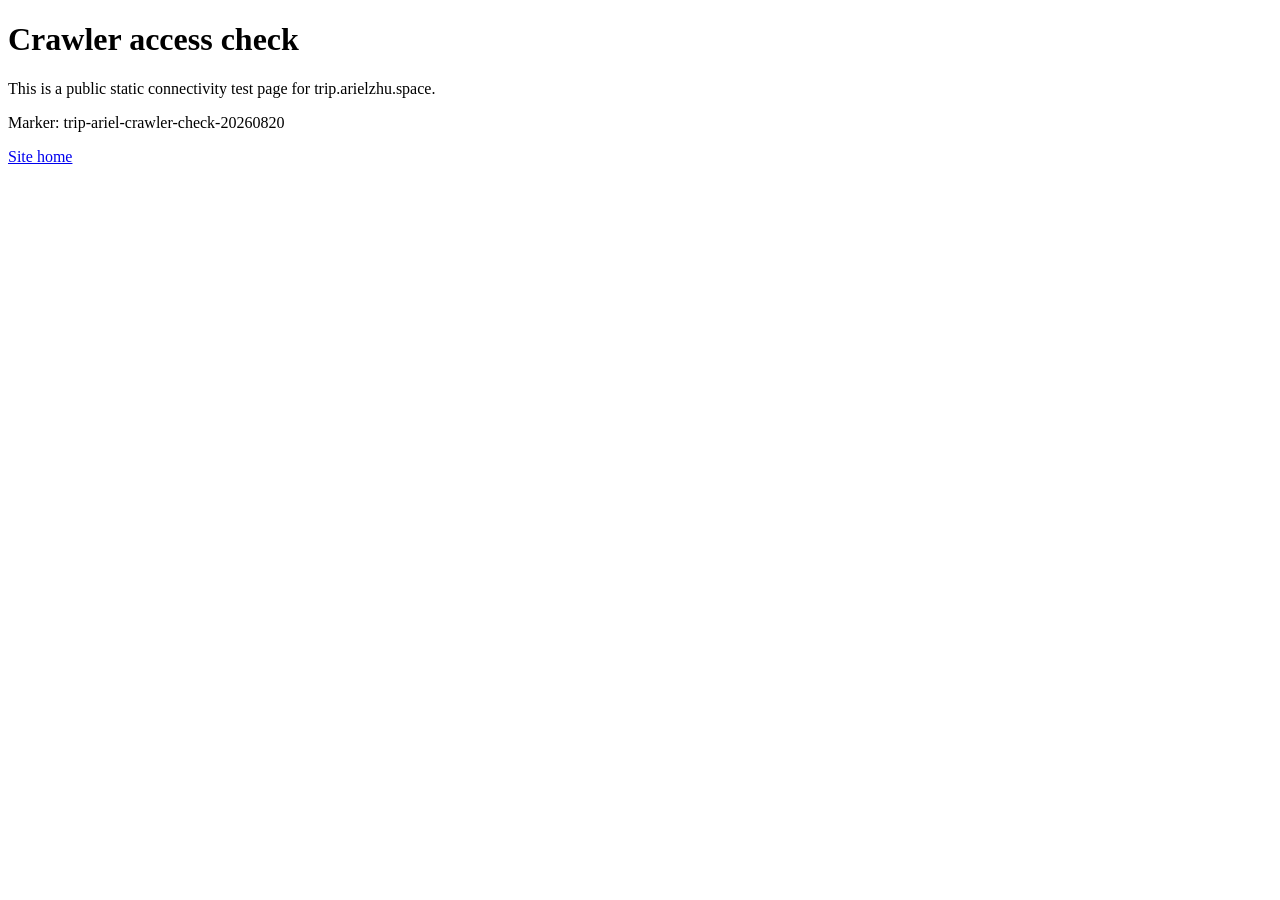
<file: crawler-check.html>
<!doctype html>
<html lang="en">
<head>
<meta charset="utf-8">
<meta name="viewport" content="width=device-width, initial-scale=1">
<title>OpenAI Crawler Access Check · trip.arielzhu.space</title>
<meta name="description" content="Public crawler connectivity check for trip.arielzhu.space.">
<link rel="canonical" href="https://trip.arielzhu.space/crawler-check.html">
</head>
<body>
<main>
<h1>Crawler access check</h1>
<p>This is a public static connectivity test page for trip.arielzhu.space.</p>
<p>Marker: trip-ariel-crawler-check-20260820</p>
<p><a href="/">Site home</a></p>
</main>
</body>
</html>
</file>
